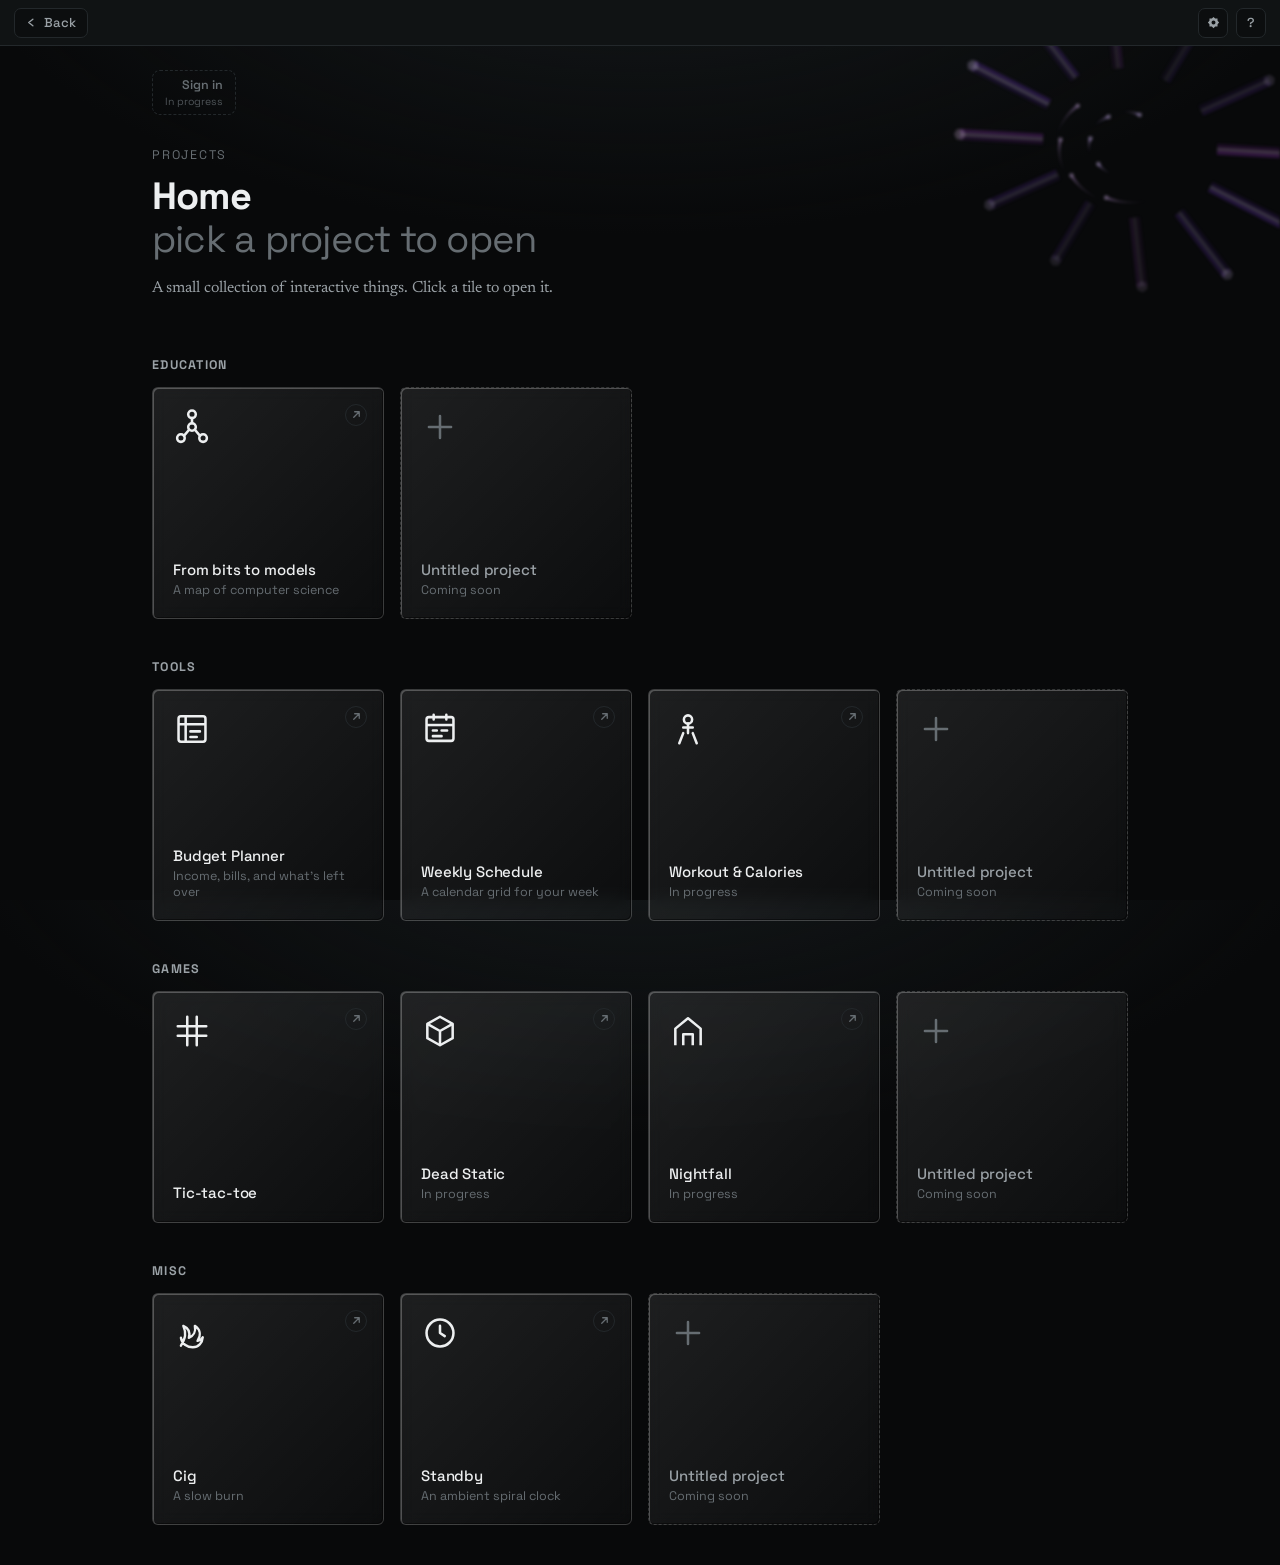
<file: index.html>
<!doctype html>
<html>
<head>
<script>try{var t=localStorage.getItem("site:theme");document.documentElement.dataset.theme=(t==="light")?"light":"dark"}catch(e){document.documentElement.dataset.theme="dark"}</script>
<meta charset="utf-8">
<meta name="viewport" content="width=device-width,initial-scale=1">
<title>Home</title>
<link rel="preconnect" href="https://fonts.googleapis.com">
<link rel="preconnect" href="https://fonts.gstatic.com" crossorigin>
<link href="https://fonts.googleapis.com/css2?family=Space+Grotesk:wght@400;500;700&family=Newsreader:ital,opsz,wght@0,6..72,300;0,6..72,400;1,6..72,300&display=swap" rel="stylesheet">
<link rel="stylesheet" href="assets/theme.css?v=6">
<link rel="stylesheet" href="assets/sitebar.css?v=6">
<link rel="stylesheet" href="style.css?v=22">
</head>
<body>
<canvas id="bg"></canvas>
<div class="bottom-mist" aria-hidden="true"></div>

<div class="page">

  <div class="topbar">
    <div id="authWidget" class="auth-widget"></div>

    <!-- Moved into the site bar's Settings panel on load; it is the one
         place settings live now, so this is only a holding pen. -->
    <div class="settings-fields" id="displayFields" hidden>
      <h3>Background</h3>

      <div class="settings-row">
        <label for="setHue">Theme color</label>
        <input type="range" id="setHue" min="0" max="359" step="1">
      </div>
      <label class="settings-check">
        <input type="checkbox" id="setRandomHue">
        Random color each visit
      </label>

      <div class="settings-div"></div>
      <p class="settings-label">Background components</p>

      <label class="settings-check"><input type="checkbox" id="setRods"> Spinning rod ring</label>
      <label class="settings-check"><input type="checkbox" id="setLights"> Flying lights</label>
      <label class="settings-check"><input type="checkbox" id="setFlakes"> Drifting flakes</label>
      <label class="settings-check"><input type="checkbox" id="setMist"> Bottom mist glow</label>

      <button type="button" class="ghost-btn" id="settingsReset">Reset to defaults</button>
    </div>
  </div>

  <header>
    <p class="eyebrow">Projects</p>
    <h1>Home<span>pick a project to open</span></h1>
    <p class="blurb">A small collection of interactive things. Click a tile to open it.</p>
  </header>

  <section class="category">
    <h2 class="category-title">Education</h2>
    <div class="grid">

      <a class="tile" href="from-bits-to-models/map.html">
        <div class="icon" aria-hidden="true">
          <svg viewBox="0 0 24 24" fill="none" xmlns="http://www.w3.org/2000/svg">
            <circle cx="5" cy="19" r="2.4" stroke="currentColor" stroke-width="1.6"/>
            <circle cx="12" cy="12" r="2.4" stroke="currentColor" stroke-width="1.6"/>
            <circle cx="19" cy="19" r="2.4" stroke="currentColor" stroke-width="1.6"/>
            <circle cx="12" cy="4" r="2.4" stroke="currentColor" stroke-width="1.6"/>
            <path d="M6.9 17.6 10.3 13.6M13.7 13.6 17.1 17.6M12 9.6V6.4" stroke="currentColor" stroke-width="1.6" stroke-linecap="round"/>
          </svg>
        </div>
        <div>
          <div class="label">From bits to models</div>
          <div class="sub">A map of computer science</div>
        </div>
        <span class="go" aria-hidden="true">
          <svg viewBox="0 0 12 12" fill="none" xmlns="http://www.w3.org/2000/svg">
            <path d="M3 9 9 3M4 3h5v5" stroke="currentColor" stroke-width="1.4" stroke-linecap="round" stroke-linejoin="round"/>
          </svg>
        </span>
      </a>

      <div class="tile placeholder" aria-disabled="true">
        <div class="icon" aria-hidden="true">
          <svg viewBox="0 0 24 24" fill="none" xmlns="http://www.w3.org/2000/svg">
            <path d="M12 5v14M5 12h14" stroke="currentColor" stroke-width="1.6" stroke-linecap="round"/>
          </svg>
        </div>
        <div>
          <div class="label">Untitled project</div>
          <div class="sub">Coming soon</div>
        </div>
      </div>

    </div>
  </section>

  <section class="category">
    <h2 class="category-title">Tools</h2>
    <div class="grid">

      <a class="tile" href="budget-planner/planner.html">
        <div class="icon" aria-hidden="true">
          <svg viewBox="0 0 24 24" fill="none" xmlns="http://www.w3.org/2000/svg">
            <rect x="3.5" y="4" width="17" height="16" rx="1.5" stroke="currentColor" stroke-width="1.6"/>
            <path d="M3.5 9h17M8 4v16" stroke="currentColor" stroke-width="1.6"/>
            <path d="M11 13.5h6M11 17h4" stroke="currentColor" stroke-width="1.6" stroke-linecap="round"/>
          </svg>
        </div>
        <div>
          <div class="label">Budget Planner</div>
          <div class="sub">Income, bills, and what's left over</div>
        </div>
        <span class="go" aria-hidden="true">
          <svg viewBox="0 0 12 12" fill="none" xmlns="http://www.w3.org/2000/svg">
            <path d="M3 9 9 3M4 3h5v5" stroke="currentColor" stroke-width="1.4" stroke-linecap="round" stroke-linejoin="round"/>
          </svg>
        </span>
      </a>

      <a class="tile" href="weekly-schedule/schedule.html">
        <div class="icon" aria-hidden="true">
          <svg viewBox="0 0 24 24" fill="none" xmlns="http://www.w3.org/2000/svg">
            <rect x="3.5" y="4.5" width="17" height="15" rx="1.5" stroke="currentColor" stroke-width="1.6"/>
            <path d="M3.5 9.5h17" stroke="currentColor" stroke-width="1.6"/>
            <path d="M8 3v3M16 3v3" stroke="currentColor" stroke-width="1.6" stroke-linecap="round"/>
            <path d="M7.5 13h2.5M13 13h3.5M7.5 16.5h5.5" stroke="currentColor" stroke-width="1.6" stroke-linecap="round"/>
          </svg>
        </div>
        <div>
          <div class="label">Weekly Schedule</div>
          <div class="sub">A calendar grid for your week</div>
        </div>
        <span class="go" aria-hidden="true">
          <svg viewBox="0 0 12 12" fill="none" xmlns="http://www.w3.org/2000/svg">
            <path d="M3 9 9 3M4 3h5v5" stroke="currentColor" stroke-width="1.4" stroke-linecap="round" stroke-linejoin="round"/>
          </svg>
        </span>
      </a>

      <a class="tile" href="workout-tracker/tracker.html">
        <div class="icon" aria-hidden="true">
          <svg viewBox="0 0 24 24" fill="none" xmlns="http://www.w3.org/2000/svg">
            <circle cx="12" cy="6" r="2.6" stroke="currentColor" stroke-width="1.6"/>
            <path d="M12 8.6v6M9 11h6" stroke="currentColor" stroke-width="1.6" stroke-linecap="round"/>
            <path d="M9 14.6 6.5 21M15 14.6 17.5 21" stroke="currentColor" stroke-width="1.6" stroke-linecap="round"/>
          </svg>
        </div>
        <div>
          <div class="label">Workout &amp; Calories</div>
          <div class="sub">In progress</div>
        </div>
        <span class="go" aria-hidden="true">
          <svg viewBox="0 0 12 12" fill="none" xmlns="http://www.w3.org/2000/svg">
            <path d="M3 9 9 3M4 3h5v5" stroke="currentColor" stroke-width="1.4" stroke-linecap="round" stroke-linejoin="round"/>
          </svg>
        </span>
      </a>

      <div class="tile placeholder" aria-disabled="true">
        <div class="icon" aria-hidden="true">
          <svg viewBox="0 0 24 24" fill="none" xmlns="http://www.w3.org/2000/svg">
            <path d="M12 5v14M5 12h14" stroke="currentColor" stroke-width="1.6" stroke-linecap="round"/>
          </svg>
        </div>
        <div>
          <div class="label">Untitled project</div>
          <div class="sub">Coming soon</div>
        </div>
      </div>

    </div>
  </section>

  <section class="category">
    <h2 class="category-title">Games</h2>
    <div class="grid">

      <a class="tile" href="tic-tac-toe/game.html">
        <div class="icon" aria-hidden="true">
          <svg viewBox="0 0 24 24" fill="none" xmlns="http://www.w3.org/2000/svg">
            <path d="M9 3v18M15 3v18M3 9h18M3 15h18" stroke="currentColor" stroke-width="1.6" stroke-linecap="round"/>
          </svg>
        </div>
        <div>
          <div class="label">Tic-tac-toe</div>
        </div>
        <span class="go" aria-hidden="true">
          <svg viewBox="0 0 12 12" fill="none" xmlns="http://www.w3.org/2000/svg">
            <path d="M3 9 9 3M4 3h5v5" stroke="currentColor" stroke-width="1.4" stroke-linecap="round" stroke-linejoin="round"/>
          </svg>
        </span>
      </a>

      <a class="tile" href="dead-static/game.html">
        <div class="icon" aria-hidden="true">
          <svg viewBox="0 0 24 24" fill="none" xmlns="http://www.w3.org/2000/svg">
            <path d="M12 3 20 7.5V16.5L12 21 4 16.5V7.5L12 3Z" stroke="currentColor" stroke-width="1.6" stroke-linejoin="round"/>
            <path d="M4 7.5 12 12M12 12 20 7.5M12 12V21" stroke="currentColor" stroke-width="1.6" stroke-linejoin="round"/>
          </svg>
        </div>
        <div>
          <div class="label">Dead Static</div>
          <div class="sub">In progress</div>
        </div>
        <span class="go" aria-hidden="true">
          <svg viewBox="0 0 12 12" fill="none" xmlns="http://www.w3.org/2000/svg">
            <path d="M3 9 9 3M4 3h5v5" stroke="currentColor" stroke-width="1.4" stroke-linecap="round" stroke-linejoin="round"/>
          </svg>
        </span>
      </a>

      <a class="tile" href="nightfall/siege.html">
        <div class="icon" aria-hidden="true">
          <svg viewBox="0 0 24 24" fill="none" xmlns="http://www.w3.org/2000/svg">
            <path d="M4 21V10.5L12 4l8 6.5V21" stroke="currentColor" stroke-width="1.6" stroke-linejoin="round"/>
            <path d="M9 21v-7h6v7" stroke="currentColor" stroke-width="1.6" stroke-linejoin="round"/>
          </svg>
        </div>
        <div>
          <div class="label">Nightfall</div>
          <div class="sub">In progress</div>
        </div>
        <span class="go" aria-hidden="true">
          <svg viewBox="0 0 12 12" fill="none" xmlns="http://www.w3.org/2000/svg">
            <path d="M3 9 9 3M4 3h5v5" stroke="currentColor" stroke-width="1.4" stroke-linecap="round" stroke-linejoin="round"/>
          </svg>
        </span>
      </a>

      <div class="tile placeholder" aria-disabled="true">
        <div class="icon" aria-hidden="true">
          <svg viewBox="0 0 24 24" fill="none" xmlns="http://www.w3.org/2000/svg">
            <path d="M12 5v14M5 12h14" stroke="currentColor" stroke-width="1.6" stroke-linecap="round"/>
          </svg>
        </div>
        <div>
          <div class="label">Untitled project</div>
          <div class="sub">Coming soon</div>
        </div>
      </div>

    </div>
  </section>

  <section class="category">
    <h2 class="category-title">Misc</h2>
    <div class="grid">

      <a class="tile" href="keep-awake/screen.html">
        <div class="icon" aria-hidden="true">
          <svg viewBox="0 0 24 24" fill="none" xmlns="http://www.w3.org/2000/svg">
            <path d="M5 20c3-5 3.5-8 1.5-12.5C10 9 11 11.5 10 15c3-1 4.5-4 3.8-7.5C17 9.5 18 13 15.5 17c1.5-.3 2.7-1.2 3.3-2.3-.2 3.6-2.8 6.3-6.3 6.3-3.7 0-7-2.3-7.5-6" stroke="currentColor" stroke-width="1.5" stroke-linejoin="round" stroke-linecap="round"/>
          </svg>
        </div>
        <div>
          <div class="label">Cig</div>
          <div class="sub">A slow burn</div>
        </div>
        <span class="go" aria-hidden="true">
          <svg viewBox="0 0 12 12" fill="none" xmlns="http://www.w3.org/2000/svg">
            <path d="M3 9 9 3M4 3h5v5" stroke="currentColor" stroke-width="1.4" stroke-linecap="round" stroke-linejoin="round"/>
          </svg>
        </span>
      </a>

      <a class="tile" href="ps2-clock/clock.html">
        <div class="icon" aria-hidden="true">
          <svg viewBox="0 0 24 24" fill="none" xmlns="http://www.w3.org/2000/svg">
            <circle cx="12" cy="12" r="8.5" stroke="currentColor" stroke-width="1.6"/>
            <path d="M12 7.5V12l3 2" stroke="currentColor" stroke-width="1.6" stroke-linecap="round" stroke-linejoin="round"/>
          </svg>
        </div>
        <div>
          <div class="label">Standby</div>
          <div class="sub">An ambient spiral clock</div>
        </div>
        <span class="go" aria-hidden="true">
          <svg viewBox="0 0 12 12" fill="none" xmlns="http://www.w3.org/2000/svg">
            <path d="M3 9 9 3M4 3h5v5" stroke="currentColor" stroke-width="1.4" stroke-linecap="round" stroke-linejoin="round"/>
          </svg>
        </span>
      </a>

      <div class="tile placeholder" aria-disabled="true">
        <div class="icon" aria-hidden="true">
          <svg viewBox="0 0 24 24" fill="none" xmlns="http://www.w3.org/2000/svg">
            <path d="M12 5v14M5 12h14" stroke="currentColor" stroke-width="1.6" stroke-linecap="round"/>
          </svg>
        </div>
        <div>
          <div class="label">Untitled project</div>
          <div class="sub">Coming soon</div>
        </div>
      </div>

    </div>
  </section>

</div>

<script src="assets/spiral-bg.js?v=8"></script>
<script type="module">
  import { initAuthWidget } from "./assets/auth-widget.js?v=2";
  initAuthWidget(document.getElementById("authWidget"));
</script>
<script>
  // ---------------------------------------------------------------
  // display settings -- stored client-side only (localStorage), no
  // account or server involved. Controls which ambient background
  // pieces render and whether their color theme is random each visit
  // or pinned to a chosen hue.
  // ---------------------------------------------------------------
  const SETTINGS_KEY = "note-display-settings:v1";
  const DEFAULT_SETTINGS = { hue: null, rods: true, lights: true, flakes: false, mist: false };

  function loadSettings() {
    try {
      const raw = localStorage.getItem(SETTINGS_KEY);
      if (!raw) return { ...DEFAULT_SETTINGS };
      const parsed = JSON.parse(raw);
      return { ...DEFAULT_SETTINGS, ...parsed };
    } catch (e) {
      return { ...DEFAULT_SETTINGS };
    }
  }
  function saveSettings(s) {
    try { localStorage.setItem(SETTINGS_KEY, JSON.stringify(s)); } catch (e) { /* private browsing etc -- just won't persist */ }
  }

  let settings = loadSettings();
  let spiral = null;
  const mistEl = document.querySelector(".bottom-mist");

  // (re)builds the whole ambient effect from the current settings --
  // spiral-bg.js's returned handle has its own stop(), so swapping
  // settings live just tears down the old instance and starts a fresh
  // one, no page reload needed
  function applyEffects() {
    if (spiral) spiral.stop();
    spiral = initSpiralBackground(document.getElementById("bg"), {
      intensity: 0.32,
      radiusScale: 0.1,
      centerX: 0.88,
      centerY: 0.16,
      barCount: settings.rods ? 12 : 0,
      cubeCount: settings.flakes ? 10 : 0,
      particleCount: settings.lights ? null : 0,
      fps: 24,
      hue: settings.hue,
    });
    document.documentElement.style.setProperty("--mist-hue", spiral.hue);
    mistEl.classList.toggle("is-hidden", !settings.mist);
  }

  function updateSetting(patch) {
    settings = { ...settings, ...patch };
    saveSettings(settings);
    applyEffects();
    syncControls();
  }

  const hueInput = document.getElementById("setHue");
  const randomHueInput = document.getElementById("setRandomHue");
  const rodsInput = document.getElementById("setRods");
  const lightsInput = document.getElementById("setLights");
  const flakesInput = document.getElementById("setFlakes");
  const mistInput = document.getElementById("setMist");

  function syncControls() {
    const isRandom = settings.hue === null;
    randomHueInput.checked = isRandom;
    hueInput.disabled = isRandom;
    hueInput.value = isRandom ? spiral.hue : settings.hue;
    rodsInput.checked = settings.rods;
    lightsInput.checked = settings.lights;
    flakesInput.checked = settings.flakes;
    mistInput.checked = settings.mist;
  }

  applyEffects();
  syncControls();

  hueInput.addEventListener("input", () => updateSetting({ hue: Number(hueInput.value) }));
  randomHueInput.addEventListener("change", () => {
    updateSetting({ hue: randomHueInput.checked ? null : spiral.hue });
  });
  rodsInput.addEventListener("change", () => updateSetting({ rods: rodsInput.checked }));
  lightsInput.addEventListener("change", () => updateSetting({ lights: lightsInput.checked }));
  flakesInput.addEventListener("change", () => updateSetting({ flakes: flakesInput.checked }));
  mistInput.addEventListener("change", () => updateSetting({ mist: mistInput.checked }));

  document.getElementById("settingsReset").addEventListener("click", () => {
    settings = { ...DEFAULT_SETTINGS };
    saveSettings(settings);
    applyEffects();
    syncControls();
  });

  // ---------------------------------------------------------------
  // settings panel open/close
  // ---------------------------------------------------------------
  // The controls are authored in the page but presented inside the site bar's
  // Settings panel, so there is a single gear on every page.
  window.addEventListener("sitebarready", function moveIntoSiteBar(){
    const fields = document.getElementById("displayFields");
    const slot = window.SiteBar && window.SiteBar.settingsExtra();
    if (!fields || !slot) return;
    fields.hidden = false;
    slot.appendChild(fields);
  });
</script>
<script src="assets/sitebar.js?v=7" data-root="" data-where=""></script>
</body>
</html>
</file>
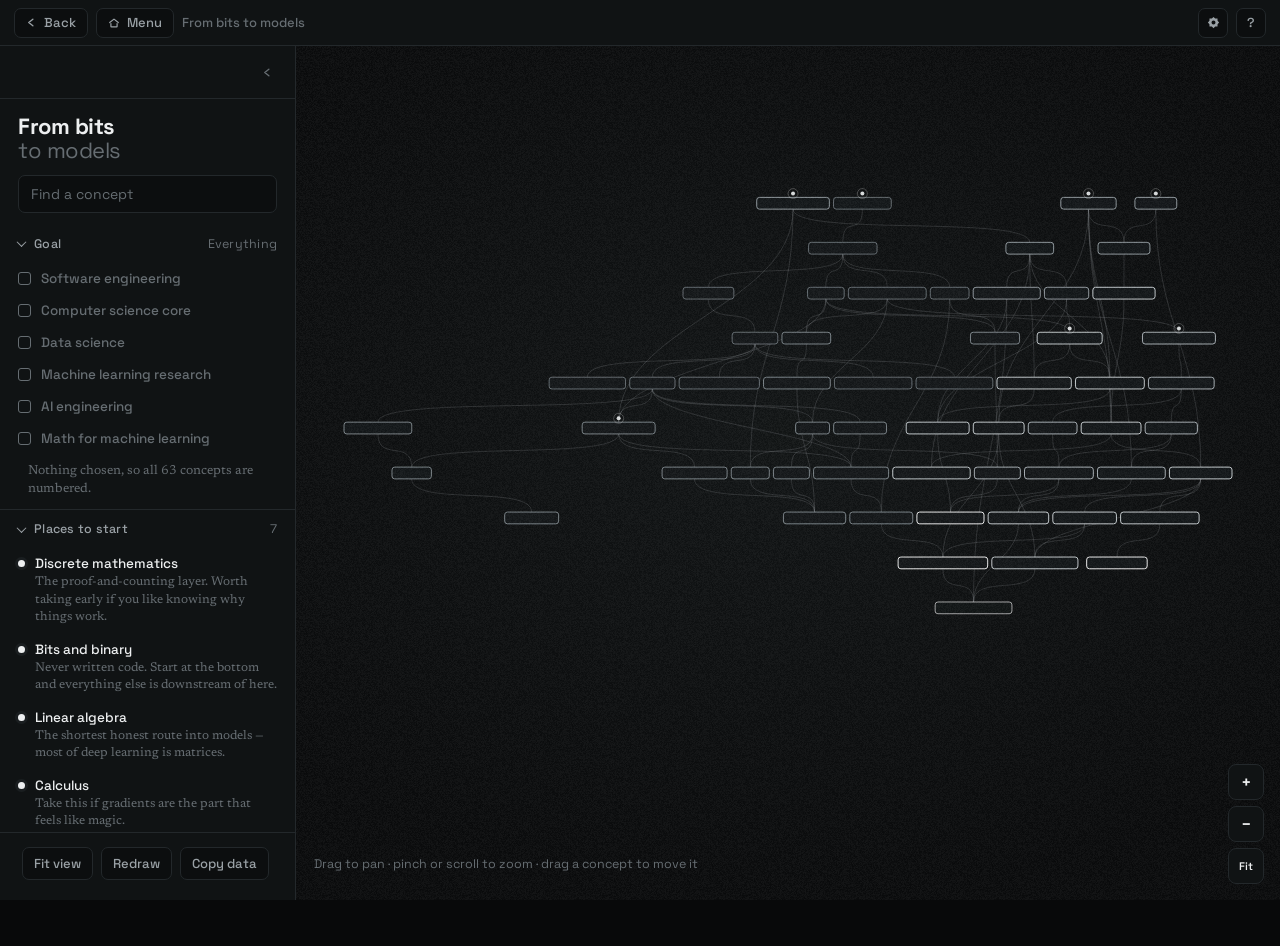
<file: from-bits-to-models/map.html>
<!doctype html>
<html>
<head>
<script>try{var t=localStorage.getItem("site:theme");document.documentElement.dataset.theme=(t==="light")?"light":"dark"}catch(e){document.documentElement.dataset.theme="dark"}</script>
<meta charset="utf-8">
<meta name="viewport" content="width=device-width,initial-scale=1">
<title>From bits to models — a map of computer science</title>
<link rel="preconnect" href="https://fonts.googleapis.com">
<link rel="preconnect" href="https://fonts.gstatic.com" crossorigin>
<link href="https://fonts.googleapis.com/css2?family=Space+Grotesk:wght@400;500;700&family=Newsreader:ital,opsz,wght@0,6..72,300;0,6..72,400;1,6..72,300&display=swap" rel="stylesheet">
<link rel="stylesheet" href="../assets/theme.css?v=6">
<link rel="stylesheet" href="../assets/sitebar.css?v=6">
<link rel="stylesheet" href="style.css?v=7">
</head>
<body class="app-shell">
<div class="shell">

  <aside class="rail" id="rail">
    <div class="rail-topbar">
      <button class="browse-toggle" id="browseToggle" aria-expanded="false">
        Search &amp; filter
        <svg viewBox="0 0 12 12" width="9" height="9" fill="none" xmlns="http://www.w3.org/2000/svg" aria-hidden="true">
          <path d="M2.5 4.5 6 8l3.5-3.5" stroke="currentColor" stroke-width="1.4" stroke-linecap="round" stroke-linejoin="round"/>
        </svg>
      </button>
      <button class="rail-collapse" id="railCollapse" aria-label="Hide the panel" title="Hide the panel">
        <svg viewBox="0 0 12 12" width="11" height="11" fill="none" xmlns="http://www.w3.org/2000/svg" aria-hidden="true">
          <path d="M7.5 2.5 3 6l4.5 3.5" stroke="currentColor" stroke-width="1.5" stroke-linecap="round" stroke-linejoin="round"/>
        </svg>
      </button>
    </div>
    <div class="rail-body" id="railBody">
      <div class="rail-head">
        <h1 class="wordmark">From bits<span>to models</span></h1>
      </div>
      <div class="search-wrap">
        <input id="search" class="search" type="search" placeholder="Find a concept" aria-label="Find a concept">
      </div>

      <div class="rail-scroll" id="railScroll">
        <section class="sec" id="secGoals">
          <button class="sec-head" data-sec="goals" aria-expanded="true">
            <span class="sec-chev" aria-hidden="true"></span>
            <span class="sec-name">Goal</span>
            <span class="sec-meta" id="goalsMeta"></span>
          </button>
          <div class="sec-body"><div class="goals" id="goals"></div></div>
        </section>

        <section class="sec" id="secStarts">
          <button class="sec-head" data-sec="starts" aria-expanded="true">
            <span class="sec-chev" aria-hidden="true"></span>
            <span class="sec-name">Places to start</span>
            <span class="sec-meta" id="startsMeta"></span>
          </button>
          <div class="sec-body"><div class="starts" id="starts"></div></div>
        </section>

        <section class="sec" id="secLines">
          <button class="sec-head" data-sec="lines" aria-expanded="true">
            <span class="sec-chev" aria-hidden="true"></span>
            <span class="sec-name">Categories</span>
            <span class="sec-meta" id="linesMeta"></span>
          </button>
          <div class="sec-body">
            <div class="lines" id="lines"></div>
            <p class="legend-note">Colour is the border on a concept&rsquo;s pill, and nothing else.
              Every line between two concepts means the same thing — the one it
              points at needs the one it leaves — so every line is drawn alike.</p>
          </div>
        </section>

        <section class="sec" id="secLayout">
          <button class="sec-head" data-sec="layout" aria-expanded="true">
            <span class="sec-chev" aria-hidden="true"></span>
            <span class="sec-name">Layout</span>
            <span class="sec-meta" id="layoutMeta"></span>
          </button>
          <div class="sec-body">
            <div class="layouts" id="layouts"></div>
          </div>
        </section>
      </div>

      <div class="rail-foot">
        <button class="ghost" id="fit">Fit view</button>
        <button class="ghost" id="relayout">Redraw</button>
        <button class="ghost" id="copy">Copy data</button>
      </div>
    </div>
    <div class="rail-grip" id="railGrip" role="separator" aria-orientation="vertical"
         aria-label="Resize the panel" tabindex="0" title="Drag to resize · double-click to reset"></div>
  </aside>

  <button class="rail-reopen" id="railReopen" aria-label="Show the panel" title="Show the panel" hidden>
    <svg viewBox="0 0 12 12" width="12" height="12" fill="none" xmlns="http://www.w3.org/2000/svg" aria-hidden="true">
      <path d="M4.5 2.5 9 6l-4.5 3.5" stroke="currentColor" stroke-width="1.5" stroke-linecap="round" stroke-linejoin="round"/>
    </svg>
  </button>

  <main class="map">
    <canvas id="c" aria-label="Map of computer science concepts and their prerequisites"></canvas>
    <div class="grain" id="grain" aria-hidden="true"></div>
    <p class="hint">Drag to pan · pinch or scroll to zoom · drag a concept to move it</p>
    <div class="map-controls">
      <button class="map-ctrl" id="zoomIn" aria-label="Zoom in">+</button>
      <button class="map-ctrl" id="zoomOut" aria-label="Zoom out">&minus;</button>
      <button class="map-ctrl map-ctrl--fit" id="zoomFit" aria-label="Fit to view">Fit</button>
    </div>
  </main>

  <aside class="drawer" id="drawer" aria-live="polite"></aside>
</div>

<div class="reader" id="reader" role="dialog" aria-modal="true" aria-label="Booklet" hidden>
  <nav class="toc" id="toc"></nav>
  <div class="read-body" id="readBody"></div>
  <button class="read-close" id="readClose" aria-label="Close booklet">Close</button>
</div>

<div class="sr" id="fallback"></div>

<!-- Data, in dependency order -->
<script src="js/data-tracks.js?v=7"></script>
<script src="js/data-nodes.js?v=8"></script>
<script src="js/data-details.js?v=8"></script>
<script src="js/data-booklets-core.js?v=8"></script>
<script src="js/data-booklets-foundations.js?v=8"></script>
<script src="js/data-booklets-dsa.js?v=8"></script>
<script src="js/data-booklets-math.js?v=8"></script>
<script src="js/data-booklets-systems.js?v=8"></script>
<script src="js/data-booklets-ml.js?v=8"></script>
<script src="js/data-booklets-ai.js?v=8"></script>
<script src="js/data-problems.js?v=8"></script>
<script src="js/data-edges.js?v=8"></script>

<!-- Application logic -->
<script src="js/graph.js?v=3"></script>
<script src="js/layout.js?v=6"></script>
<script src="js/render.js?v=7"></script>
<script src="js/interaction.js?v=7"></script>
<script src="../assets/sitebar.js?v=7" data-root="../" data-where="From bits to models"></script>
</body>
</html>
</file>
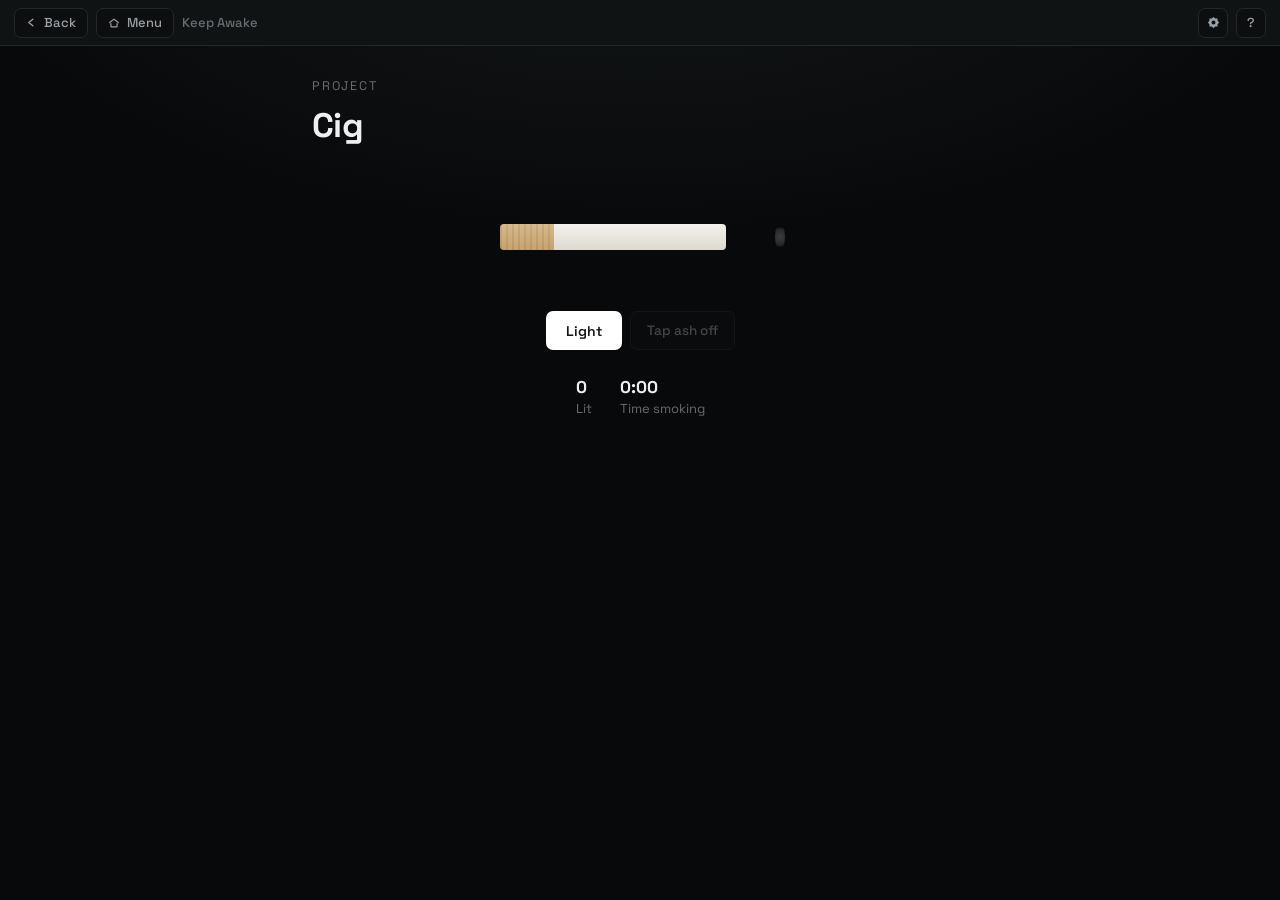
<file: keep-awake/screen.html>
<!doctype html>
<html>
<head>
<script>try{var t=localStorage.getItem("site:theme");document.documentElement.dataset.theme=(t==="light")?"light":"dark"}catch(e){document.documentElement.dataset.theme="dark"}</script>
<meta charset="utf-8">
<meta name="viewport" content="width=device-width,initial-scale=1">
<title>Cig</title>
<link rel="preconnect" href="https://fonts.googleapis.com">
<link rel="preconnect" href="https://fonts.gstatic.com" crossorigin>
<link href="https://fonts.googleapis.com/css2?family=Space+Grotesk:wght@400;500;700&family=Newsreader:ital,opsz,wght@0,6..72,300;0,6..72,400;1,6..72,300&display=swap" rel="stylesheet">
<link rel="stylesheet" href="../assets/theme.css?v=6">
<link rel="stylesheet" href="../assets/sitebar.css?v=6">
<link rel="stylesheet" href="style.css?v=2">
</head>
<body>
<div class="page">

  <p class="eyebrow">Project</p>
  <h1>Cig</h1>

  <div class="app">
    <div class="cig-stage" id="cigStage">
      <div class="cig" id="cig">
        <div class="cig-filter"></div>
        <div class="cig-paper" id="cigPaper"></div>
        <div class="ash-clump" id="ashClump" style="width:0"></div>
        <div class="ember out" id="ember"></div>
        <div class="smoke" id="smoke1"></div>
        <div class="smoke s2" id="smoke2"></div>
        <div class="smoke s3" id="smoke3"></div>
      </div>
    </div>

    <div class="controls">
      <button class="primary-btn" id="toggleBtn">Light</button>
      <button class="ghost-btn" id="tapBtn" disabled>Tap ash off</button>
    </div>

    <div class="stats">
      <div><b id="statCount">0</b><span>Lit</span></div>
      <div><b id="statTime">0:00</b><span>Time smoking</span></div>
    </div>

    <p class="note" id="supportNote"></p>
  </div>

</div>

<script>
  const BASE = 600;          // 10 minutes, in seconds
  const VARIANCE = 90;       // +/- up to 90s, so roughly 8:30-11:30
  const ASH_CYCLE_MIN = 16;  // seconds of burn before ash *could* fall
  const ASH_CYCLE_MAX = 34;
  const FILTER_W = 54;       // px, fixed - the butt never burns or shrinks
  const PAPER_FULL = 226;    // px, full unburnt paper length
  const MAX_ASH_W = 20;      // px, how far the ash clump grows before falling

  const cigEl       = document.getElementById("cig");
  const paperEl     = document.getElementById("cigPaper");
  const ashClumpEl  = document.getElementById("ashClump");
  const emberEl     = document.getElementById("ember");
  const toggleBtn   = document.getElementById("toggleBtn");
  const tapBtn      = document.getElementById("tapBtn");
  const statCount   = document.getElementById("statCount");
  const statTime    = document.getElementById("statTime");
  const supportNote = document.getElementById("supportNote");
  const smokeEls    = [document.getElementById("smoke1"), document.getElementById("smoke2"), document.getElementById("smoke3")];

  let wakeLock = null;
  let active = false;
  let duration = 0;
  let remaining = 0;
  let cigCount = 0;
  let awakeSeconds = 0;
  let tickHandle = null;

  let ashProgress = 0;
  let ashCycleLen = randomAshCycle();

  function randomAshCycle() {
    return ASH_CYCLE_MIN + Math.random() * (ASH_CYCLE_MAX - ASH_CYCLE_MIN);
  }

  function randomDuration() {
    const offset = Math.round((Math.random() * 2 - 1) * VARIANCE);
    return BASE + offset;
  }

  function formatElapsed(s) {
    const h = Math.floor(s / 3600);
    const m = Math.floor((s % 3600) / 60);
    const sec = s % 60;
    if (h > 0) return h + ":" + String(m).padStart(2, "0") + ":" + String(sec).padStart(2, "0");
    return m + ":" + String(sec).padStart(2, "0");
  }

  function renderCigarette() {
    const progress = duration ? Math.min(1, Math.max(0, 1 - remaining / duration)) : 0;
    const paperWidth = PAPER_FULL * (1 - progress);
    paperEl.style.width = paperWidth + "px";

    // the tip: where the paper currently ends and the burning happens.
    // the filter side (FILTER_W) never moves and never burns.
    const tipLeft = FILTER_W + paperWidth;
    emberEl.style.left = tipLeft + "px";

    const ashWidth = Math.min(MAX_ASH_W, MAX_ASH_W * ashProgress);
    ashClumpEl.style.left = tipLeft + "px";
    ashClumpEl.style.width = ashWidth + "px";

    smokeEls.forEach(el => { el.style.left = tipLeft + "px"; });
  }

  function renderStats() {
    statCount.textContent = cigCount;
    statTime.textContent = formatElapsed(awakeSeconds);
  }

  async function requestWakeLock() {
    if (!("wakeLock" in navigator)) return;
    try {
      wakeLock = await navigator.wakeLock.request("screen");
      wakeLock.addEventListener("release", () => { wakeLock = null; });
    } catch (err) {
      // e.g. tab not visible yet - harmless, we retry on visibilitychange
    }
  }

  function releaseWakeLock() {
    if (wakeLock) { wakeLock.release(); wakeLock = null; }
  }

  function spawnAshParticles(atLeft) {
    for (let i = 0; i < 4; i++) {
      const bit = document.createElement("div");
      bit.className = "ash-bit";
      bit.style.left = (atLeft + (Math.random() * 8 - 4)) + "px";
      bit.style.setProperty("--dx", (Math.random() * 26 - 13) + "px");
      bit.style.animationDelay = (Math.random() * 90) + "ms";
      cigEl.appendChild(bit);
      bit.addEventListener("animationend", () => bit.remove());
      setTimeout(() => bit.remove(), 1000); // safety net if animationend doesn't fire
    }
  }

  function shakeCig() {
    cigEl.classList.remove("shake");
    void cigEl.offsetWidth; // restart the animation even if it's already mid-shake
    cigEl.classList.add("shake");
    setTimeout(() => cigEl.classList.remove("shake"), 450);
  }

  function tapAsh() {
    if (!active) return;
    const atLeft = parseFloat(ashClumpEl.style.left || "0") + parseFloat(ashClumpEl.style.width || "0") / 2;
    spawnAshParticles(atLeft);
    shakeCig();
    ashProgress = 0;
    ashCycleLen = randomAshCycle();
    renderCigarette();
  }

  function lightNew() {
    duration = randomDuration();
    remaining = duration;
    cigCount++;
    ashProgress = 0;
    ashCycleLen = randomAshCycle();
    emberEl.classList.remove("out");
    renderCigarette();
    renderStats();
  }

  function tick() {
    if (!active) return;
    remaining--;
    awakeSeconds++;
    ashProgress += 1 / ashCycleLen;

    if (remaining <= 0) {
      lightNew();
    } else {
      if (ashProgress >= 1) tapAsh();
      renderCigarette();
    }
    renderStats();
  }

  function start() {
    active = true;
    requestWakeLock();
    lightNew();
    tickHandle = setInterval(tick, 1000);
    toggleBtn.textContent = "Put it out";
    tapBtn.disabled = false;
    smokeEls.forEach(el => el.style.display = "block");
  }

  function stop() {
    active = false;
    clearInterval(tickHandle);
    releaseWakeLock();
    emberEl.classList.add("out");
    toggleBtn.textContent = "Light";
    tapBtn.disabled = true;
    smokeEls.forEach(el => el.style.display = "none");
  }

  toggleBtn.addEventListener("click", () => {
    if (active) stop(); else start();
  });

  tapBtn.addEventListener("click", tapAsh);

  document.addEventListener("visibilitychange", () => {
    if (document.visibilityState === "visible" && active && !wakeLock) {
      requestWakeLock();
    }
  });

  if (!("wakeLock" in navigator)) {
    supportNote.textContent = "Your browser doesn't support the Wake Lock API, so this will animate but may not actually stop your screen from sleeping.";
  }

  smokeEls.forEach(el => el.style.display = "none");
  renderCigarette();

  // the cigarette graphic is laid out in fixed pixels (filter + full paper
  // length), which is wider than very narrow phone screens. Scale the
  // whole stage down to fit instead of letting it overflow the page.
  const cigStage = document.getElementById("cigStage");
  const NATURAL_W = 40 + FILTER_W + PAPER_FULL; // stage's own left padding + the cig itself
  function fitCigStage() {
    const available = cigStage.parentElement.clientWidth;
    const scale = Math.min(1, available / NATURAL_W);
    cigStage.style.transform = scale < 1 ? `scale(${scale.toFixed(3)})` : "";
    cigStage.style.height = (96 * scale) + "px";
  }
  fitCigStage();
  window.addEventListener("resize", fitCigStage);
</script>
<script src="../assets/sitebar.js?v=7" data-root="../" data-where="Keep Awake"></script>
</body>
</html>
</file>
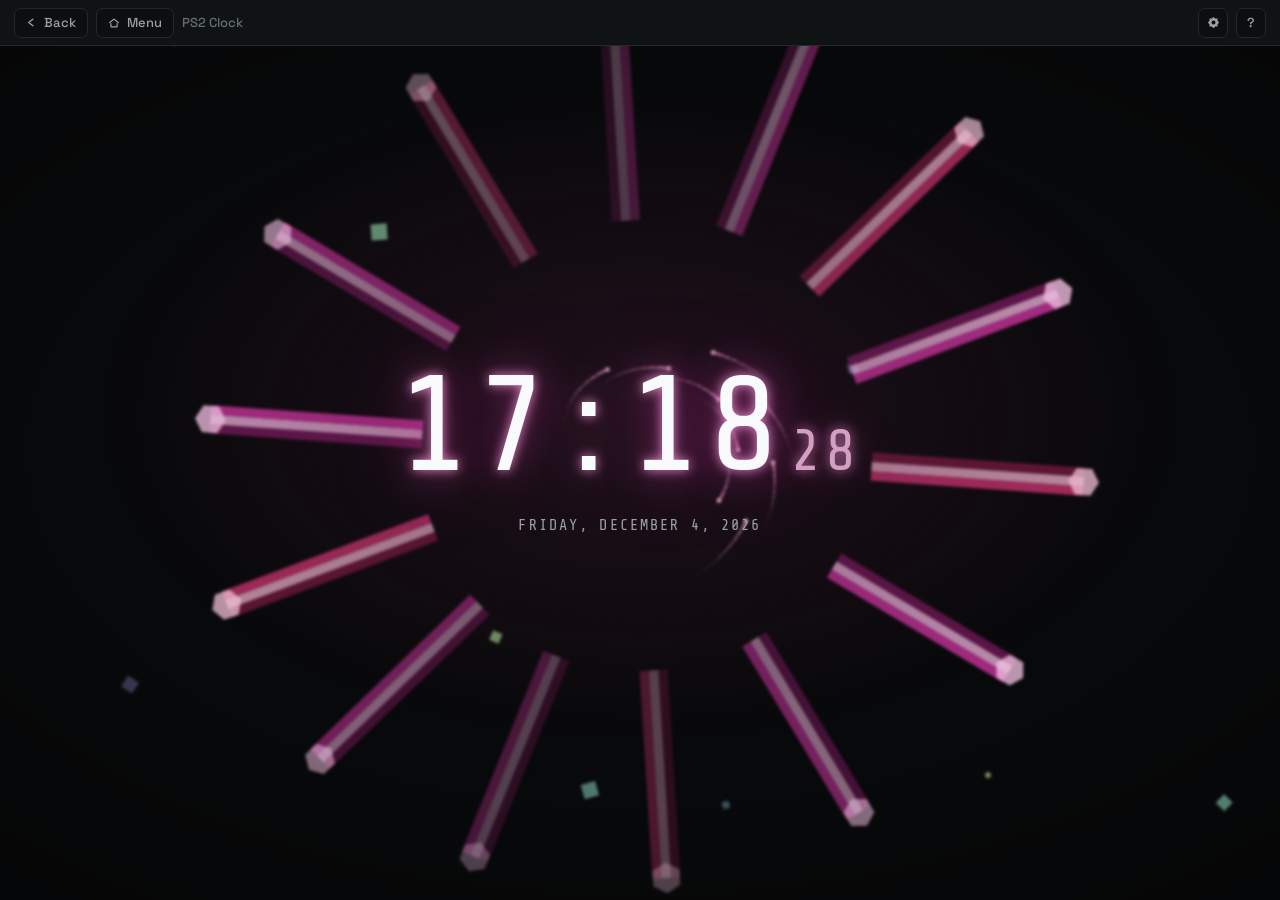
<file: ps2-clock/clock.html>
<!doctype html>
<html>
<head>
<script>try{var t=localStorage.getItem("site:theme");document.documentElement.dataset.theme=(t==="light")?"light":"dark"}catch(e){document.documentElement.dataset.theme="dark"}</script>
<meta charset="utf-8">
<meta name="viewport" content="width=device-width,initial-scale=1">
<title>Standby</title>
<link rel="preconnect" href="https://fonts.googleapis.com">
<link rel="preconnect" href="https://fonts.gstatic.com" crossorigin>
<link href="https://fonts.googleapis.com/css2?family=Space+Grotesk:wght@400;500;700&family=Share+Tech+Mono&display=swap" rel="stylesheet">
<link rel="stylesheet" href="../assets/theme.css?v=6">
<link rel="stylesheet" href="../assets/sitebar.css?v=6">
<link rel="stylesheet" href="style.css?v=2">
</head>
<body>

<div class="stage">
  <canvas id="bg"></canvas>
  <div class="vignette"></div>
</div>

<div class="clockface">
  <div class="time" id="time" aria-live="off">
    <span id="hm">00:00</span><span class="sec" id="sec">00</span>
  </div>
  <p class="date" id="date"></p>
</div>


<script src="../assets/spiral-bg.js?v=8"></script>
<script>
  const spiral = initSpiralBackground(document.getElementById("bg"), {
    intensity: 1,
    radiusScale: 0.26,
    barCount: 14,
    cubeCount: 12,
    fps: 30,
  });
  // tint the vignette and the clock's own glow to match this load's random theme
  document.documentElement.style.setProperty("--theme-h", spiral.hue);

  const hmEl = document.getElementById("hm");
  const secEl = document.getElementById("sec");
  const dateEl = document.getElementById("date");
  const dateFormat = new Intl.DateTimeFormat(undefined, {
    weekday: "long",
    year: "numeric",
    month: "long",
    day: "numeric",
  });

  function pad(n) { return String(n).padStart(2, "0"); }

  function tick() {
    const now = new Date();
    hmEl.textContent = pad(now.getHours()) + ":" + pad(now.getMinutes());
    secEl.textContent = pad(now.getSeconds());
    dateEl.textContent = dateFormat.format(now);
  }
  tick();
  setInterval(tick, 250);
</script>
<script src="../assets/sitebar.js?v=7" data-root="../" data-where="PS2 Clock"></script>
</body>
</html>
</file>
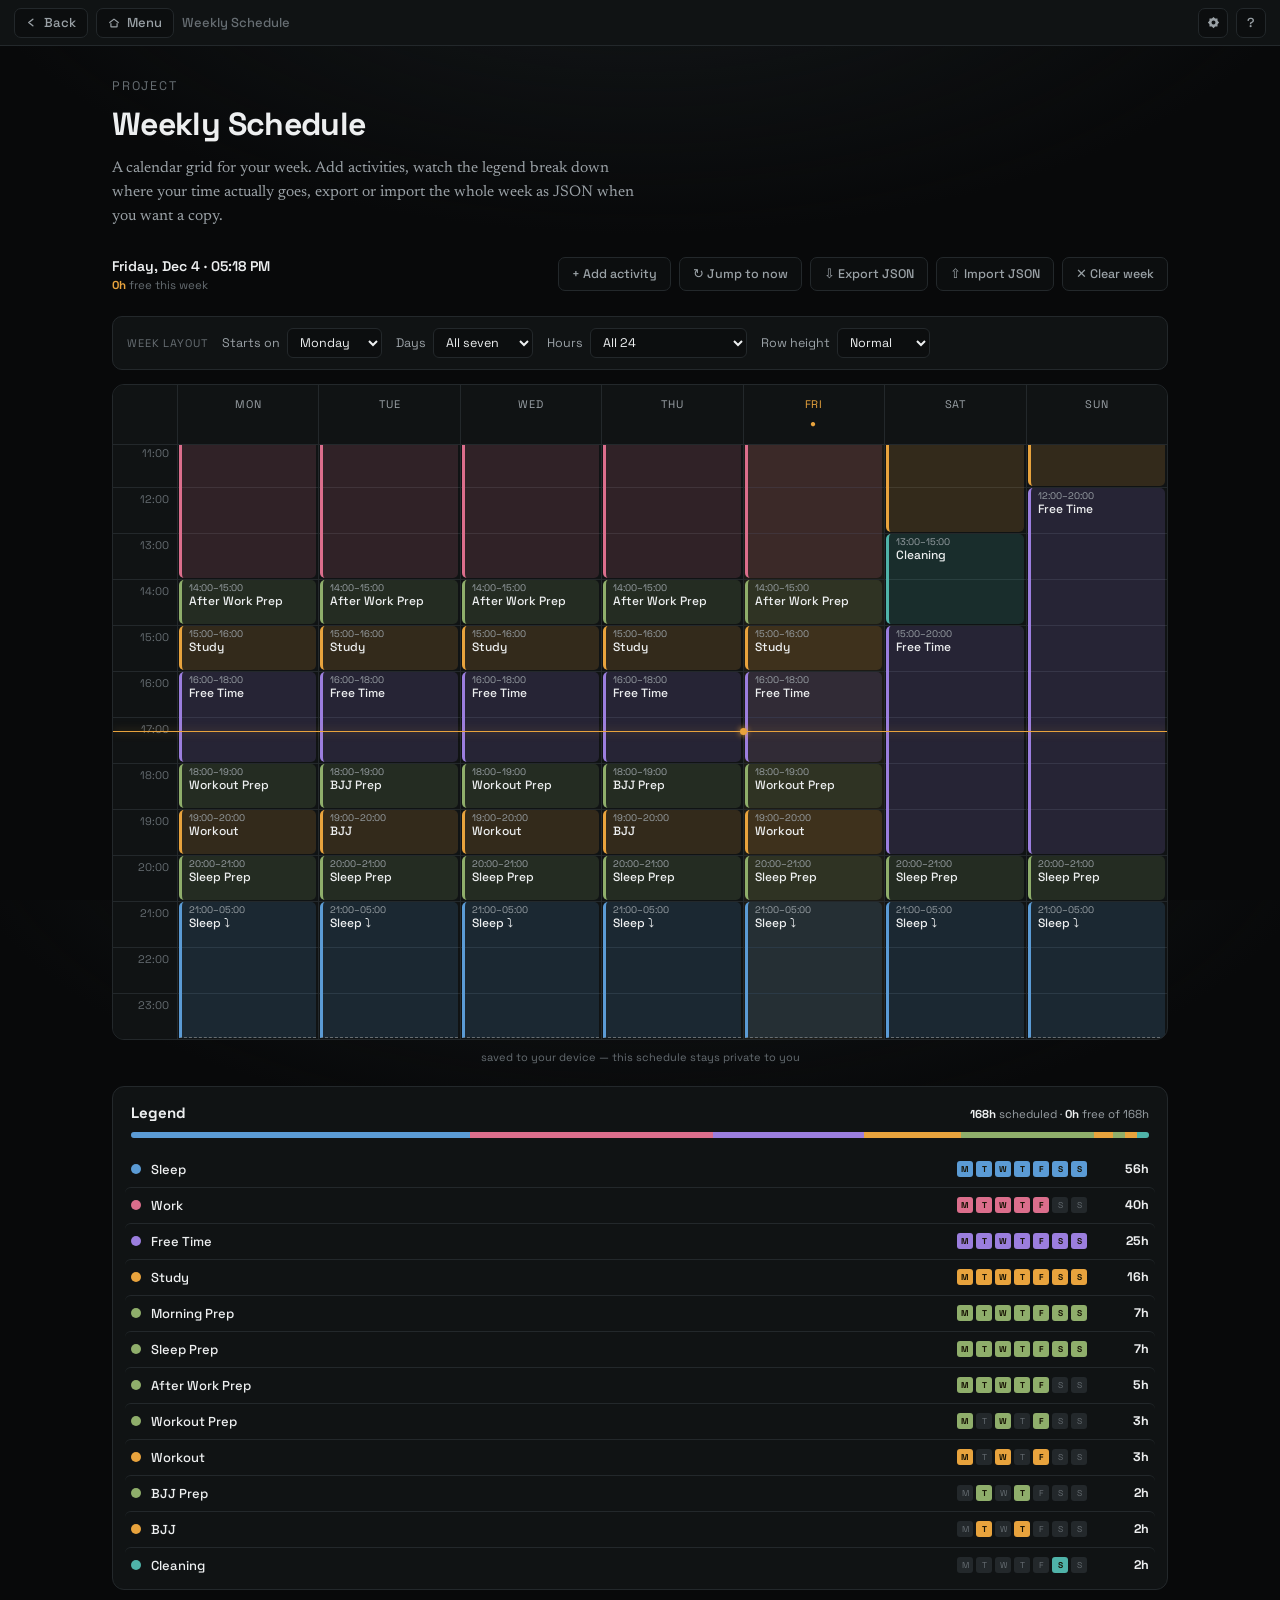
<file: weekly-schedule/schedule.html>
<!DOCTYPE html>
<html lang="en">
<head>
<script>try{var t=localStorage.getItem("site:theme");document.documentElement.dataset.theme=(t==="light")?"light":"dark"}catch(e){document.documentElement.dataset.theme="dark"}</script>
<meta charset="UTF-8">
<meta name="viewport" content="width=device-width,initial-scale=1">
<title>Weekly Schedule</title>
<link rel="preconnect" href="https://fonts.googleapis.com">
<link rel="preconnect" href="https://fonts.gstatic.com" crossorigin>
<link href="https://fonts.googleapis.com/css2?family=Space+Grotesk:wght@400;500;700&family=Newsreader:ital,opsz,wght@0,6..72,300;0,6..72,400;1,6..72,300&display=swap" rel="stylesheet">
<link rel="stylesheet" href="../assets/theme.css?v=6">
<link rel="stylesheet" href="../assets/sitebar.css?v=6">
<style>
:root{
  /* the shared palette lives in assets/theme.css -- only what is this
     page's own belongs here */
  --good:#4fd17d;
  --bad:#e2584f;

  /* amber marks today. It used to be called --accent, which collided with
     the theme's own --accent and tinted the site bar's controls on this
     page alone. */
  --sched-accent:#e8a33d;
  --today-tint:rgba(232,163,61,0.055);
  --c-teal:#4fb3a9;
  --c-sky:#5b9bd5;
  --c-violet:#9b7ede;
  --c-rose:#db6e8c;
  --c-sage:#8fae6b;
  --c-amber:#e8a33d;
}
*{box-sizing:border-box;}
html,body{height:100%}
body{
  margin:0;
  background:
    radial-gradient(ellipse 90% 60% at 50% -10%, var(--body-tint) 0%, transparent 60%),
    var(--ground-deep);
  color:var(--ink);
  font-family:"Space Grotesk",system-ui,sans-serif;
  -webkit-font-smoothing:antialiased;
  min-height:100dvh;
}
:focus-visible{ outline:2px solid var(--focus); outline-offset:2px; }
/* thin dark scrollbars everywhere on the page, not just the grid's own
   body-rows -- the default light-on-dark browser scrollbar stood out */
*{ scrollbar-width:thin; scrollbar-color:var(--line) transparent; }
*::-webkit-scrollbar{ width:9px; height:9px; }
*::-webkit-scrollbar-track{ background:transparent; }
*::-webkit-scrollbar-thumb{ background:var(--line); border-radius:5px; }
*::-webkit-scrollbar-thumb:hover{ background:var(--ink-dim); }

.page{
  max-width:1120px;
  margin:0 auto;
  padding:32px 32px 64px;
}


.eyebrow{
  margin:0 0 12px;
  font-size:12.5px;
  letter-spacing:.14em;
  text-transform:uppercase;
  color:var(--ink-dim);
}
h1{
  margin:0;
  font-size:32px;
  line-height:1.15;
  font-weight:700;
  letter-spacing:-0.02em;
  color:var(--ink);
}
.blurb{
  margin:14px 0 0;
  max-width:60ch;
  font-family:"Newsreader",Georgia,serif;
  font-size:15.5px;
  line-height:1.55;
  color:var(--ink-mid);
}

.layoutbar{
  display:flex;
  flex-wrap:wrap;
  align-items:center;
  gap:14px;
  margin:0 0 14px;
  padding:11px 14px;
  background:var(--panel);
  border:1px solid var(--line);
  border-radius:10px;
}
.layoutbar-title{
  font-family:"Space Grotesk",sans-serif;
  font-size:11px;
  letter-spacing:.08em;
  text-transform:uppercase;
  color:var(--ink-dim);
}
.layoutbar label{
  display:inline-flex;
  align-items:center;
  gap:7px;
  font-family:"Space Grotesk",sans-serif;
  font-size:12.5px;
  color:var(--ink-mid);
}
.layoutbar select{
  padding:5px 8px;
  background:var(--ground);
  border:1px solid var(--line);
  border-radius:6px;
  color:var(--ink);
  font:400 12.5px "Space Grotesk",sans-serif;
}
.layoutbar select:focus-visible{outline:2px solid var(--focus);outline-offset:1px}

.toolbar{
  display:flex;
  align-items:flex-start;
  justify-content:space-between;
  margin:28px 0 24px;
  flex-wrap:wrap;
  gap:12px;
}
.toolbar-stats .clock{
  font-size:14px;
  font-weight:600;
  color:var(--ink);
}
.toolbar-stats .quickstat{
  font-size:11.5px;
  color:var(--ink-dim);
  margin-top:3px;
}
.toolbar-stats .quickstat b{ color:var(--sched-accent); font-weight:700; }
.toolbar .actions{
  display:flex;
  gap:8px;
  flex-wrap:wrap;
}
.ghost-btn{
  font-family:"Space Grotesk",sans-serif;
  font-size:12.5px;
  font-weight:500;
  color:var(--ink-mid);
  background:var(--ground);
  border:1px solid var(--line);
  border-radius:7px;
  padding:8px 13px;
  cursor:pointer;
  transition:border-color .15s ease, color .15s ease, background .15s ease;
}
.ghost-btn:hover{ color:var(--ink); border-color:var(--ink-dim); }
.ghost-btn.danger:hover{ color:var(--bad); border-color:var(--bad); }
.ghost-btn.danger.confirming{ color:var(--bad); background:rgba(226,88,79,.12); border-color:var(--bad); }
/* anchors need an explicit inline-block + no underline since .ghost-btn
   was written assuming <button> elements */
a.ghost-btn{ display:inline-block; text-decoration:none; }

.scroll-outer{
  overflow-x:auto;
  border:1px solid var(--line);
  border-radius:12px;
  background:var(--panel);
}
.gridwrap{
  position:relative;
  min-width:860px;
}
.header-row{
  display:grid;
  grid-template-columns:64px repeat(var(--cols,7),1fr);
  position:sticky;
  top:0;
  z-index:3;
  background:var(--panel);
  border-bottom:1px solid var(--line);
}
.header-cell{
  font-family:"Space Grotesk",sans-serif;
  font-size:11px;
  letter-spacing:0.08em;
  color:var(--ink-mid);
  padding:12px 8px;
  text-align:center;
  border-left:1px solid var(--line);
}
.header-cell:first-child{ border-left:none; }
.header-cell .dnum{
  display:block;
  font-size:15px;
  color:var(--ink);
  margin-top:2px;
  font-weight:700;
}
.header-cell.today{ color:var(--sched-accent); }
.header-cell.today .dnum{ color:var(--sched-accent); }

.body-rows{
  position:relative;
  max-height:66vh;
  overflow-y:auto;
}
.rows-inner{
  position:relative;
}
.row{
  display:grid;
  grid-template-columns:64px repeat(var(--cols,7),1fr);
  height:var(--rowh,46px);
  border-top:1px solid var(--line);
}
.row:first-child{ border-top:none; }
.time-cell{
  font-family:"Space Grotesk",sans-serif;
  font-size:11px;
  color:var(--ink-dim);
  padding:4px 8px 0 0;
  text-align:right;
  position:sticky;
  left:0;
  background:var(--panel);
  z-index:2;
}
.slot{
  border-left:1px solid var(--line);
  position:relative;
  cursor:pointer;
}
.slot:hover{ background:var(--panel-hi); }
.slot.today-col{ background:var(--today-tint); }
.slot.today-col:hover{ background:rgba(232,163,61,0.09); }

.overlay{
  position:absolute;
  top:0; left:0; right:0; bottom:0;
  pointer-events:none;
  z-index:1;
}
.block{
  position:absolute;
  pointer-events:auto;
  cursor:pointer;
  border-radius:5px;
  padding:3px 7px;
  overflow:hidden;
  border-left:3px solid var(--ink-mid);
  background:var(--panel-hi);
  transition:filter .12s ease, transform .12s ease, box-shadow .12s ease;
  animation:block-in .18s ease both;
}
.block:hover{ filter:brightness(1.2); transform:translateY(-1px); box-shadow:0 4px 10px rgba(0,0,0,.35); }
@keyframes block-in{ from{ opacity:0; transform:scale(.97); } to{ opacity:1; transform:scale(1); } }
@media (prefers-reduced-motion:reduce){ .block{ animation:none; } }
.block.cut-bottom{
  border-bottom-left-radius:0;
  border-bottom-right-radius:0;
  border-bottom:1px dashed var(--ink-dim);
}
.block.cut-top{
  border-top-left-radius:0;
  border-top-right-radius:0;
  border-top:1px dashed var(--ink-dim);
}
.block .block-time{
  display:block;
  font-family:"Space Grotesk",sans-serif;
  font-size:9.5px;
  color:var(--ink-mid);
  line-height:1.2;
}
/* a 30-minute block is only ~20px tall, but a name like "Physical
   Therapy Appointment" wraps to three lines and used to get sliced
   mid-word. --lines is set per block from the height that's actually
   available (see drawBlock), so the name ends in an ellipsis on a clean
   line instead; the full text is on the block's title tooltip and in
   the edit dialog. */
.block .block-text{
  display:-webkit-box;
  -webkit-line-clamp:var(--lines, 3);
  line-clamp:var(--lines, 3);
  -webkit-box-orient:vertical;
  overflow:hidden;
  font-size:12px;
  font-weight:500;
  color:var(--ink);
  line-height:1.25;
  overflow-wrap:anywhere;
}
/* 15-minute blocks can't fit a 12px line at all -- shrink rather than clip */
.block.is-tiny{padding:1px 6px}
.block.is-tiny .block-text{font-size:10px;line-height:1.1}

.nowline{
  position:absolute;
  left:0; right:0;
  height:0;
  border-top:1.5px solid var(--sched-accent);
  z-index:2;
  pointer-events:none;
  box-shadow:0 0 8px rgba(232,163,61,0.6);
}
.nowline::before{
  content:'';
  position:absolute;
  left:calc(64px + (100% - 64px) * var(--dayfrac,0) / 7 - 3px);
  top:-3.5px;
  width:7px;height:7px;
  border-radius:50%;
  background:var(--sched-accent);
  box-shadow:0 0 6px var(--sched-accent);
}

.status{
  font-family:"Space Grotesk",sans-serif;
  font-size:11px;
  color:var(--ink-dim);
  margin-top:10px;
  text-align:center;
}

/* modal -- a quick fade + rise on open instead of an instant snap.
   display stays flex the whole time (display can't be transitioned) and
   opacity/visibility do the actual showing/hiding, with the visibility
   change delayed on close so it isn't interactive while fading out */
/* align-items:flex-start + margin:auto on .modal keeps the dialog
   centred when it fits and lets it overflow downward when it doesn't;
   with align-items:center a modal taller than the viewport gets cut off
   at BOTH ends and the Save button becomes unreachable, which is exactly
   what happens at 400% zoom (a ~256px-tall viewport) */
.backdrop{
  position:fixed; inset:0;
  background:rgba(8,9,13,0.6);
  z-index:30;
  display:flex;
  align-items:flex-start;
  justify-content:center;
  overflow-y:auto;
  overscroll-behavior:contain;
  padding:16px;
  opacity:0;
  visibility:hidden;
  transition:opacity .15s ease, visibility 0s linear .15s;
}
.backdrop.open{
  opacity:1;
  visibility:visible;
  transition:opacity .15s ease;
}
.modal{
  width:100%;
  max-width:380px;
  margin:auto; /* see .backdrop -- centres when it fits, scrolls when it doesn't */
  background:var(--panel-hi);
  border:1px solid var(--line);
  border-radius:12px;
  padding:20px;
  box-shadow:0 20px 50px rgba(0,0,0,0.5);
  transform:translateY(10px) scale(.98);
  transition:transform .15s ease;
}
.backdrop.open .modal{ transform:translateY(0) scale(1); }
@media (prefers-reduced-motion:reduce){
  .backdrop, .modal{ transition:none; }
}
.modal h2{
  font-family:"Space Grotesk",sans-serif;
  font-size:15px;
  font-weight:700;
  margin:0 0 16px;
  color:var(--ink);
}
.field{ margin-bottom:14px; }
.field label{
  display:block;
  font-size:11px;
  color:var(--ink-mid);
  margin-bottom:6px;
  font-family:"Space Grotesk",sans-serif;
  letter-spacing:0.02em;
}
.field input[type=text]{
  width:100%;
  background:var(--ground);
  border:1px solid var(--line);
  border-radius:6px;
  color:var(--ink);
  font-family:"Space Grotesk",sans-serif;
  font-size:13.5px;
  padding:9px 10px;
  outline:none;
}
.field input[type=text]:focus{ border-color:var(--sched-accent); }
.day-chips{
  display:flex;
  gap:5px;
}
.chip{
  flex:1;
  text-align:center;
  font-family:"Space Grotesk",sans-serif;
  font-size:10.5px;
  padding:7px 0;
  border-radius:5px;
  border:1px solid var(--line);
  background:var(--ground);
  color:var(--ink-mid);
  cursor:pointer;
  user-select:none;
}
.chip.selected{
  background:rgba(232,163,61,0.15);
  border-color:var(--sched-accent);
  color:var(--sched-accent);
  font-weight:700;
}
.time-row{
  display:flex;
  gap:10px;
  align-items:center;
}
.time-row .field{ flex:1; margin-bottom:0; }
.time-row input[type=time]{
  width:100%;
  background:var(--ground);
  border:1px solid var(--line);
  border-radius:6px;
  color:var(--ink);
  font-family:"Space Grotesk",sans-serif;
  font-size:13px;
  padding:8px 9px;
  outline:none;
  color-scheme:dark;
}
.time-row input[type=time]:focus{ border-color:var(--sched-accent); }
.time-arrow{ color:var(--ink-dim); font-size:13px; margin-top:18px; }
.swatches{
  display:flex;
  gap:8px;
}
.swatch{
  width:22px;height:22px;
  border-radius:50%;
  cursor:pointer;
  border:2px solid transparent;
  opacity:0.5;
}
.swatch.selected{ opacity:1; border-color:var(--ink); transform:scale(1.08); }
.hint{
  font-size:11.5px;
  color:var(--bad);
  margin-top:8px;
  min-height:14px;
}
.modal-actions{
  display:flex;
  justify-content:space-between;
  align-items:center;
  margin-top:6px;
}
.modal-actions .left button{
  background:none; border:none;
  color:var(--ink-mid);
  font-size:12px;
  cursor:pointer;
  font-family:"Space Grotesk",sans-serif;
}
.modal-actions .left button:hover{ color:var(--bad); }
.modal-actions .right{ display:flex; gap:8px; }

.io-textarea{
  width:100%;
  min-height:220px;
  background:var(--ground);
  border:1px solid var(--line);
  border-radius:6px;
  color:var(--ink);
  font-family:"Space Grotesk",sans-serif;
  font-size:11.5px;
  line-height:1.5;
  padding:10px;
  resize:vertical;
  outline:none;
}
.io-textarea:focus{ border-color:var(--sched-accent); }
.io-toggle{
  display:flex;
  gap:8px;
  margin-top:12px;
}
.io-toggle .opt{
  flex:1;
  text-align:center;
  padding:7px 0;
  border-radius:6px;
  border:1px solid var(--line);
  background:var(--ground);
  color:var(--ink-mid);
  font-size:11.5px;
  cursor:pointer;
  font-family:"Space Grotesk",sans-serif;
}
.io-toggle .opt.selected{
  border-color:var(--sched-accent);
  color:var(--sched-accent);
  background:rgba(232,163,61,0.12);
  font-weight:600;
}
.io-hint{
  font-size:11.5px;
  color:var(--ink-mid);
  margin-top:10px;
  min-height:14px;
}

.legend{
  margin-top:22px;
  border:1px solid var(--line);
  border-radius:12px;
  background:var(--panel);
  padding:16px 18px 6px;
  overflow:hidden;
}
.legend-header{
  display:flex;
  align-items:baseline;
  justify-content:space-between;
  flex-wrap:wrap;
  gap:8px;
  margin-bottom:10px;
}
.legend-header h2{
  font-family:"Space Grotesk",sans-serif;
  font-size:15px;
  font-weight:700;
  color:var(--ink);
  margin:0;
}
.legend-summary{
  font-family:"Space Grotesk",sans-serif;
  font-size:11.5px;
  color:var(--ink-mid);
}
.legend-summary b{ color:var(--ink); font-weight:700; }
.legend-bar{
  height:6px;
  border-radius:4px;
  background:var(--line);
  overflow:hidden;
  display:flex;
  margin-bottom:14px;
}
.legend-bar-seg{ height:100%; }
.legend-list{
  display:flex;
  flex-direction:column;
}
.legend-row{
  display:flex;
  align-items:center;
  gap:10px;
  padding:9px 6px;
  margin:0 -6px;
  border-radius:6px;
  border-top:1px solid var(--line);
  transition:background .12s ease;
}
.legend-row:hover{ background:var(--panel-hi); }
.legend-row:first-child{ border-top:none; }
.legend-dot{
  width:10px; height:10px;
  border-radius:50%;
  flex-shrink:0;
}
.legend-name{
  font-size:13px;
  font-weight:500;
  color:var(--ink);
  flex:1;
  min-width:0;
  overflow:hidden;
  text-overflow:ellipsis;
  white-space:nowrap;
}
.legend-days{
  display:flex;
  gap:3px;
  flex-shrink:0;
}
.legend-days span{
  width:16px; height:16px;
  border-radius:3px;
  font-family:"Space Grotesk",sans-serif;
  font-size:8.5px;
  display:flex;
  align-items:center;
  justify-content:center;
  color:var(--ink-dim);
  background:var(--line);
}
.legend-days span.active{
  color:#171304;
  font-weight:700;
}
.legend-hours{
  font-family:"Space Grotesk",sans-serif;
  font-size:12.5px;
  font-weight:700;
  color:var(--ink);
  width:52px;
  text-align:right;
  flex-shrink:0;
}
.legend-empty{
  font-size:12.5px;
  color:var(--ink-dim);
  padding:10px 0 16px;
  text-align:center;
}
</style>
</head>
<body>
<div class="page">

  <p class="eyebrow">Project</p>
  <h1>Weekly Schedule</h1>
  <p class="blurb">A calendar grid for your week. Add activities, watch the legend break down where your time actually goes, export or import the whole week as JSON when you want a copy.</p>

  <div class="toolbar">
    <div class="toolbar-stats">
      <div class="clock" id="clock"></div>
      <div class="quickstat" id="quickstat"></div>
    </div>
    <div class="actions">
      <button class="ghost-btn" id="addActivity">+ Add activity</button>
      <button class="ghost-btn" id="jumpNow">&#8635; Jump to now</button>
      <button class="ghost-btn" id="exportBtn">&#8681; Export JSON</button>
      <button class="ghost-btn" id="importBtn">&#8679; Import JSON</button>
      <button class="ghost-btn danger" id="clearWeek">&#10005; Clear week</button>
    </div>
  </div>

  <div class="layoutbar" id="layoutBar">
    <span class="layoutbar-title">Week layout</span>
    <label>Starts on
      <select id="optWeekStart">
        <option value="0">Monday</option>
        <option value="6">Sunday</option>
        <option value="5">Saturday</option>
      </select>
    </label>
    <label>Days
      <select id="optDays">
        <option value="all">All seven</option>
        <option value="weekdays">Weekdays</option>
        <option value="weekend">Weekend</option>
      </select>
    </label>
    <label>Hours
      <select id="optHours">
        <option value="all">All 24</option>
        <option value="day">Daytime, 6am&ndash;11pm</option>
        <option value="work">Working, 8am&ndash;6pm</option>
      </select>
    </label>
    <label>Row height
      <select id="optDensity">
        <option value="compact">Compact</option>
        <option value="normal">Normal</option>
        <option value="tall">Tall</option>
      </select>
    </label>
  </div>

  <div class="scroll-outer">
    <div class="gridwrap" id="gridwrap">
      <div class="header-row" id="headerRow"></div>
      <div class="body-rows" id="bodyRows">
        <div class="rows-inner" id="rowsInner">
          <div class="overlay" id="overlay"></div>
          <div class="nowline" id="nowline"></div>
        </div>
      </div>
    </div>
  </div>
  <div class="status" id="status">loading&hellip;</div>

  <div class="legend" id="legendPanel">
    <div class="legend-header">
      <h2>Legend</h2>
      <div class="legend-summary" id="legendSummary"></div>
    </div>
    <div class="legend-bar" id="legendBar"></div>
    <div class="legend-list" id="legendList"></div>
  </div>
</div>

<div class="backdrop" id="backdrop">
  <div class="modal">
    <h2 id="modalTitle">Add Activity</h2>
    <div class="field">
      <label>Activity</label>
      <input type="text" id="fText" maxlength="60" placeholder="e.g. Gym, Study, Standup">
    </div>
    <div class="field">
      <label>Days</label>
      <div class="day-chips" id="dayChips"></div>
    </div>
    <div class="field">
      <div class="time-row">
        <div class="field">
          <label>Start</label>
          <input type="time" id="fStart" step="900">
        </div>
        <div class="time-arrow">&rarr;</div>
        <div class="field">
          <label>End</label>
          <input type="time" id="fEnd" step="900">
        </div>
      </div>
    </div>
    <div class="field">
      <label>Color</label>
      <div class="swatches" id="swatches"></div>
    </div>
    <div class="hint" id="hint"></div>
    <div class="modal-actions">
      <div class="left"><button id="fDelete" style="display:none;">Delete activity</button></div>
      <div class="right">
        <button class="ghost-btn" id="fCancel">Cancel</button>
        <button class="ghost-btn" id="fSave">Save</button>
      </div>
    </div>
  </div>
</div>

<div class="backdrop" id="ioBackdrop">
  <div class="modal" style="max-width:480px;">
    <h2 id="ioTitle">Export Schedule</h2>
    <textarea class="io-textarea" id="ioTextarea" spellcheck="false" placeholder='[
  { "text": "Sleep", "days": ["mon","tue","wed","thu","fri"], "start": "21:00", "end": "05:00", "color": "violet" },
  { "text": "Gym", "days": ["mon","wed","fri"], "start": "06:30", "end": "07:30", "color": "sage" }
]'></textarea>
    <div class="io-toggle" id="ioToggle" style="display:none;">
      <div class="opt selected" data-mode="add">Add to current schedule</div>
      <div class="opt" data-mode="replace">Replace current schedule</div>
    </div>
    <div class="io-hint" id="ioHint"></div>
    <div class="modal-actions">
      <div class="left"></div>
      <div class="right" id="ioActionsExport" style="display:none;">
        <button class="ghost-btn" id="ioCopy">Copy JSON</button>
        <button class="ghost-btn" id="ioDownload">Download .json</button>
        <button class="ghost-btn" id="ioCloseExport">Done</button>
      </div>
      <div class="right" id="ioActionsImport" style="display:none;">
        <button class="ghost-btn" id="ioCancelImport">Cancel</button>
        <button class="ghost-btn" id="ioLoad">Load JSON</button>
      </div>
    </div>
  </div>
</div>

<script>
const DAYS = ['MON','TUE','WED','THU','FRI','SAT','SUN'];
const TAGS = {
  teal:'#4fb3a9', sky:'#5b9bd5', violet:'#9b7ede',
  rose:'#db6e8c', sage:'#8fae6b', amber:'#e8a33d'
};
const STORE_KEY = 'weekly-schedule-v2';
const LAYOUT_KEY = 'weekly-schedule:layout:v1';

/* How the week is laid out. Activities are always stored against canonical
   Monday=0..Sunday=6 days and real clock times; this only decides what is
   drawn and where, so changing it never edits anyone's week. */
const DENSITY = { compact:34, normal:46, tall:66 };
const HOUR_WINDOWS = { all:[0,24], day:[6,23], work:[8,18] };

let layout = { weekStart:0, days:'all', hours:'all', density:'normal' };
try {
  const saved = JSON.parse(localStorage.getItem(LAYOUT_KEY) || 'null');
  if (saved && typeof saved === 'object') layout = Object.assign(layout, saved);
} catch(e){ /* corrupt or blocked storage just means defaults */ }

let ROW_H = DENSITY[layout.density] || 46;
let PX_PER_MIN = ROW_H / 60;
let visibleDays = [0,1,2,3,4,5,6];   // canonical indices, in display order
let hourFrom = 0, hourTo = 24;

function applyLayout(){
  ROW_H = DENSITY[layout.density] || 46;
  PX_PER_MIN = ROW_H / 60;
  const win = HOUR_WINDOWS[layout.hours] || HOUR_WINDOWS.all;
  hourFrom = win[0]; hourTo = win[1];

  // rotate so the chosen day leads, then drop the days not wanted
  const start = Number(layout.weekStart) || 0;
  const rotated = [];
  for (let i = 0; i < 7; i++) rotated.push((start + i) % 7);
  const keep = layout.days === 'weekdays' ? d => d <= 4
             : layout.days === 'weekend'  ? d => d >= 5
             : () => true;
  visibleDays = rotated.filter(keep);
  if (!visibleDays.length) visibleDays = rotated;   // never show an empty grid

  const root = document.documentElement;
  root.style.setProperty('--cols', String(visibleDays.length));
  root.style.setProperty('--rowh', ROW_H + 'px');
}

// where a canonical day sits on screen, or -1 when it is not shown
function dayColumn(d){ return visibleDays.indexOf(d); }

function saveLayout(){
  try { localStorage.setItem(LAYOUT_KEY, JSON.stringify(layout)); } catch(e){}
}

let activities = []; // {id, text, color, days:[0..6], start:'HH:MM', end:'HH:MM'}
let columnMetrics = [];
let saveTimer = null;
let editingId = null;

function todayIdx(){ const d = new Date().getDay(); return d===0 ? 6 : d-1; }
function pad(n){ return String(n).padStart(2,'0'); }
function timeToMinutes(t){ const [h,m] = t.split(':').map(Number); return h*60+m; }
function uid(){ return 'a' + Date.now().toString(36) + Math.random().toString(36).slice(2,6); }

// ---------- grid skeleton ----------
function buildHeader(){
  const el = document.getElementById('headerRow');
  el.innerHTML = '<div class="header-cell"></div>';
  const t = todayIdx();
  visibleDays.forEach(d=>{
    const div = document.createElement('div');
    div.className = 'header-cell' + (d===t ? ' today' : '');
    div.innerHTML = DAYS[d] + '<span class="dnum">' + (d===t ? '•' : '') + '</span>';
    el.appendChild(div);
  });
}

function buildRows(){
  const inner = document.getElementById('rowsInner');
  inner.querySelectorAll('.row').forEach(r=>r.remove());
  const t = todayIdx();
  for(let h=hourFrom; h<hourTo; h++){
    const row = document.createElement('div');
    row.className = 'row';
    const tc = document.createElement('div');
    tc.className = 'time-cell';
    tc.textContent = pad(h) + ':00';
    row.appendChild(tc);
    visibleDays.forEach(d=>{
      const slot = document.createElement('div');
      slot.className = 'slot' + (d===t ? ' today-col' : '');
      slot.dataset.day = d;
      slot.dataset.hour = h;
      slot.addEventListener('click', ()=> openModal({ day:d, hour:h }));
      row.appendChild(slot);
    });
    inner.insertBefore(row, document.getElementById('overlay'));
  }
}

function measureColumns(){
  const cells = document.querySelectorAll('#headerRow .header-cell');
  const gridRect = document.getElementById('gridwrap').getBoundingClientRect();
  const cols = [];
  cells.forEach(c=>{
    const r = c.getBoundingClientRect();
    cols.push({ left: r.left - gridRect.left, width: r.width });
  });
  columnMetrics = cols;
}

// ---------- rendering activity blocks ----------
function drawBlock(overlay, day, startMin, endMin, act, opts){
  const ci = dayColumn(day);
  if(ci < 0) return;                       // that day is not on screen
  const col = columnMetrics[ci + 1];
  if(!col) return;

  // clip to the visible hour window, and drop what falls entirely outside
  const winStart = hourFrom * 60, winEnd = hourTo * 60;
  const s0 = Math.max(startMin, winStart);
  const e0 = Math.min(endMin, winEnd);
  if(e0 <= s0) return;
  startMin = s0; endMin = e0;

  const top = (startMin - winStart) * PX_PER_MIN;
  const height = Math.max(16, (endMin - startMin) * PX_PER_MIN - 2);
  const block = document.createElement('div');
  block.className = 'block' + (opts.cutBottom ? ' cut-bottom' : '') + (opts.cutTop ? ' cut-top' : '');
  block.style.left = (col.left + 2) + 'px';
  block.style.width = (col.width - 4) + 'px';
  block.style.top = (top + 1) + 'px';
  block.style.height = height + 'px';
  const hex = TAGS[act.color];
  if(hex){
    block.style.borderLeftColor = hex;
    block.style.background = hexToRgba(hex, 0.16);
  }
  const showTime = height >= 30;
  const tiny = height < 22;
  if(tiny) block.classList.add('is-tiny');
  // how many lines of the name actually fit, so the text can be clamped
  // to that instead of overflowing and being cut through the middle
  const lineH = tiny ? 11 : 15;
  const avail = height - (tiny ? 2 : 6) - (showTime ? 12 : 0);
  block.style.setProperty('--lines', String(Math.max(1, Math.floor(avail / lineH))));
  const label = (opts.prefix || '') + escapeHtml(act.text) + (opts.suffix || '');
  block.innerHTML =
    (showTime ? '<span class="block-time">' + act.start + '–' + act.end + '</span>' : '') +
    '<span class="block-text">' + label + '</span>';
  block.title = act.text + ' (' + act.start + '–' + act.end + (opts.cutBottom ? ', continues past midnight' : opts.cutTop ? ', continued from previous day' : '') + ')';
  block.addEventListener('click', (e)=>{ e.stopPropagation(); openModal({ activity: act }); });
  overlay.appendChild(block);
}

function renderActivities(){
  const overlay = document.getElementById('overlay');
  overlay.innerHTML = '';
  if(!columnMetrics.length) measureColumns();

  activities.forEach(act=>{
    const startMin = timeToMinutes(act.start);
    const endMin = timeToMinutes(act.end);
    if(endMin === startMin) return;
    const overnight = endMin < startMin;

    act.days.forEach(d=>{
      if(!overnight){
        drawBlock(overlay, d, startMin, endMin, act, {});
      } else {
        drawBlock(overlay, d, startMin, 1440, act, { cutBottom:true, suffix:' ⤵' });
        const d2 = (d + 1) % 7;
        drawBlock(overlay, d2, 0, endMin, act, { cutTop:true, prefix:'⤴ ' });
      }
    });
  });

  renderLegend();
}

const DAY_LETTERS = ['M','T','W','T','F','S','S'];

function activityWeeklyMinutes(act){
  const startMin = timeToMinutes(act.start);
  const endMin = timeToMinutes(act.end);
  if(endMin === startMin) return 0;
  const perDay = endMin > startMin ? (endMin - startMin) : ((1440 - startMin) + endMin);
  return perDay * act.days.length;
}

function renderLegend(){
  const list = document.getElementById('legendList');
  const bar = document.getElementById('legendBar');
  const summary = document.getElementById('legendSummary');
  list.innerHTML = '';
  bar.innerHTML = '';

  if(activities.length === 0){
    list.innerHTML = '<div class="legend-empty">No activities yet — add one to see it here.</div>';
    summary.innerHTML = '<b>0h</b> scheduled of 168h this week';
    document.getElementById('quickstat').textContent = 'Nothing scheduled yet';
    return;
  }

  // merge entries that share the same name (case-insensitive)
  const merged = new Map();
  activities.forEach(act=>{
    const key = act.text.trim().toLowerCase();
    if(!merged.has(key)){
      merged.set(key, { text: act.text.trim(), color: act.color, minutes: 0, days: new Set() });
    }
    const m = merged.get(key);
    if(!m.color && act.color) m.color = act.color;
    m.minutes += activityWeeklyMinutes(act);
    act.days.forEach(d=>m.days.add(d));
  });

  const rows = Array.from(merged.values()).sort((a,b)=>b.minutes - a.minutes);
  const totalScheduledMin = rows.reduce((s,r)=>s+r.minutes,0);
  const totalWeekMin = 7 * 1440;
  const freeMin = Math.max(0, totalWeekMin - totalScheduledMin);

  function fmtHours(min){
    const h = min / 60;
    return (Math.round(h*10)/10) + 'h';
  }

  summary.innerHTML = '<b>' + fmtHours(totalScheduledMin) + '</b> scheduled · <b>' + fmtHours(freeMin) + '</b> free of 168h' +
    (totalScheduledMin > totalWeekMin ? ' <span style="color:var(--bad)">(overlapping)</span>' : '');
  document.getElementById('quickstat').innerHTML = '<b>' + fmtHours(freeMin) + '</b> free this week';

  rows.forEach(r=>{
    const hex = TAGS[r.color] || 'var(--ink-dim)';
    const pct = Math.min(100, (r.minutes / totalWeekMin) * 100);
    if(pct > 0){
      const seg = document.createElement('div');
      seg.className = 'legend-bar-seg';
      seg.style.width = pct + '%';
      seg.style.background = hex;
      bar.appendChild(seg);
    }
  });

  rows.forEach(r=>{
    const row = document.createElement('div');
    row.className = 'legend-row';

    const dot = document.createElement('div');
    dot.className = 'legend-dot';
    dot.style.background = TAGS[r.color] || 'var(--ink-dim)';
    row.appendChild(dot);

    const name = document.createElement('div');
    name.className = 'legend-name';
    name.textContent = r.text;
    name.title = r.text; // the row ellipsizes long names, so keep the full one reachable
    row.appendChild(name);

    const daysEl = document.createElement('div');
    daysEl.className = 'legend-days';
    DAY_LETTERS.forEach((letter, i)=>{
      const s = document.createElement('span');
      s.textContent = letter;
      if(r.days.has(i)){
        s.classList.add('active');
        s.style.background = TAGS[r.color] || 'var(--ink-mid)';
      }
      daysEl.appendChild(s);
    });
    row.appendChild(daysEl);

    const hours = document.createElement('div');
    hours.className = 'legend-hours';
    hours.textContent = fmtHours(r.minutes);
    row.appendChild(hours);

    list.appendChild(row);
  });
}

function hexToRgba(hex, alpha){
  const r = parseInt(hex.slice(1,3),16), g = parseInt(hex.slice(3,5),16), b = parseInt(hex.slice(5,7),16);
  return 'rgba(' + r + ',' + g + ',' + b + ',' + alpha + ')';
}
function escapeHtml(s){
  const d = document.createElement('div');
  d.textContent = s;
  return d.innerHTML;
}

function positionNowLine(){
  const now = new Date();
  const frac = now.getHours() + now.getMinutes()/60;
  const line = document.getElementById('nowline');
  const ci = dayColumn(todayIdx());
  // hidden when today is not among the days shown, or now is outside the window
  const off = ci < 0 || frac < hourFrom || frac > hourTo;
  line.style.display = off ? 'none' : '';
  if(off) return;
  line.style.top = ((frac - hourFrom) * ROW_H) + 'px';
  line.style.setProperty('--dayfrac', ci);
}
function updateClock(){
  const now = new Date();
  const dateStr = now.toLocaleDateString(undefined, { weekday:'long', month:'short', day:'numeric' });
  const timeStr = now.toLocaleTimeString(undefined, {hour:'2-digit',minute:'2-digit'});
  document.getElementById('clock').textContent = dateStr + '  ·  ' + timeStr;
}

// ---------- persistence ----------
// stored client-side only (localStorage) -- no account, no server, same
// pattern as Budget Planner elsewhere on this site
const SEED_JSON = `{
  "activities": [
    { "text": "Sleep", "days": ["mon","tue","wed","thu","fri","sat","sun"], "start": "21:00", "end": "05:00", "color": "sky" },
    { "text": "Morning Prep", "days": ["mon","tue","wed","thu","fri","sat","sun"], "start": "05:00", "end": "06:00", "color": "sage" },
    { "text": "Sleep Prep", "days": ["mon","tue","wed","thu","fri","sat","sun"], "start": "20:00", "end": "21:00", "color": "sage" },
    { "text": "Work", "days": ["mon","tue","wed","thu","fri"], "start": "06:00", "end": "14:00", "color": "rose" },
    { "text": "After Work Prep", "days": ["mon","tue","wed","thu","fri"], "start": "14:00", "end": "15:00", "color": "sage" },
    { "text": "Study", "days": ["mon","tue","wed","thu","fri"], "start": "15:00", "end": "16:00", "color": "amber" },
    { "text": "Free Time", "days": ["mon","tue","wed","thu","fri"], "start": "16:00", "end": "18:00", "color": "violet" },
    { "text": "Workout Prep", "days": ["mon","wed","fri"], "start": "18:00", "end": "19:00", "color": "sage" },
    { "text": "Workout", "days": ["mon","wed","fri"], "start": "19:00", "end": "20:00", "color": "amber" },
    { "text": "BJJ Prep", "days": ["tue","thu"], "start": "18:00", "end": "19:00", "color": "sage" },
    { "text": "BJJ", "days": ["tue","thu"], "start": "19:00", "end": "20:00", "color": "amber" },
    { "text": "Study", "days": ["sat"], "start": "06:00", "end": "09:00", "color": "amber" },
    { "text": "Free Time", "days": ["sat"], "start": "09:00", "end": "10:00", "color": "violet" },
    { "text": "Study", "days": ["sat"], "start": "10:00", "end": "13:00", "color": "amber" },
    { "text": "Cleaning", "days": ["sat"], "start": "13:00", "end": "15:00", "color": "teal" },
    { "text": "Free Time", "days": ["sat"], "start": "15:00", "end": "20:00", "color": "violet" },
    { "text": "Study", "days": ["sun"], "start": "06:00", "end": "09:00", "color": "amber" },
    { "text": "Free Time", "days": ["sun"], "start": "09:00", "end": "10:00", "color": "violet" },
    { "text": "Study", "days": ["sun"], "start": "10:00", "end": "12:00", "color": "amber" },
    { "text": "Free Time", "days": ["sun"], "start": "12:00", "end": "20:00", "color": "violet" }
  ]
}`;

async function loadSchedule(){
  const statusEl = document.getElementById('status');
  try{
    const raw = localStorage.getItem(STORE_KEY);
    activities = raw ? JSON.parse(raw) : [];
  }catch(e){
    activities = [];
  }
  if(activities.length === 0){
    try{
      activities = parseImportJSON(SEED_JSON);
      queueSave();
    }catch(e){ /* seed failed silently, start blank */ }
  }
  statusEl.textContent = 'saved to your device — this schedule stays private to you';
  renderActivities();
}
function queueSave(){
  const statusEl = document.getElementById('status');
  statusEl.textContent = 'saving…';
  clearTimeout(saveTimer);
  saveTimer = setTimeout(()=>{
    try{
      localStorage.setItem(STORE_KEY, JSON.stringify(activities));
      statusEl.textContent = 'saved to your device — this schedule stays private to you';
    }catch(e){
      statusEl.textContent = "couldn't save — changes may not persist";
    }
  }, 250);
}

// ---------- modal ----------
let selectedDays = new Set();
let selectedColor = null;

function buildDayChips(){
  const el = document.getElementById('dayChips');
  el.innerHTML = '';
  DAYS.forEach((d,i)=>{
    const chip = document.createElement('div');
    chip.className = 'chip';
    chip.textContent = d;
    chip.dataset.day = i;
    chip.addEventListener('click', ()=>{
      if(selectedDays.has(i)) selectedDays.delete(i); else selectedDays.add(i);
      refreshChips();
    });
    el.appendChild(chip);
  });
}
function refreshChips(){
  document.querySelectorAll('.chip').forEach(c=>{
    c.classList.toggle('selected', selectedDays.has(Number(c.dataset.day)));
  });
}
function buildSwatches(){
  const el = document.getElementById('swatches');
  el.innerHTML = '';
  Object.entries(TAGS).forEach(([name,hex])=>{
    const sw = document.createElement('div');
    sw.className = 'swatch';
    sw.style.background = hex;
    sw.dataset.name = name;
    sw.addEventListener('click', ()=>{
      selectedColor = (selectedColor === name) ? null : name;
      refreshSwatches();
    });
    el.appendChild(sw);
  });
}
function refreshSwatches(){
  document.querySelectorAll('.swatch').forEach(sw=>{
    sw.classList.toggle('selected', sw.dataset.name === selectedColor);
  });
}

function openModal(opts){
  document.getElementById('hint').textContent = '';
  if(opts.activity){
    const act = opts.activity;
    editingId = act.id;
    document.getElementById('modalTitle').textContent = 'Edit Activity';
    document.getElementById('fText').value = act.text;
    document.getElementById('fStart').value = act.start;
    document.getElementById('fEnd').value = act.end;
    selectedDays = new Set(act.days);
    selectedColor = act.color || null;
    document.getElementById('fDelete').style.display = 'inline-block';
  } else {
    editingId = null;
    document.getElementById('modalTitle').textContent = 'Add Activity';
    document.getElementById('fText').value = '';
    const day = opts.day !== undefined ? opts.day : todayIdx();
    const hour = opts.hour !== undefined ? opts.hour : new Date().getHours();
    document.getElementById('fStart').value = pad(hour) + ':00';
    document.getElementById('fEnd').value = hour < 23 ? (pad(hour+1) + ':00') : '23:59';
    selectedDays = new Set([day]);
    selectedColor = null;
    document.getElementById('fDelete').style.display = 'none';
  }
  refreshChips();
  refreshSwatches();
  document.getElementById('backdrop').classList.add('open');
  document.getElementById('fText').focus();
}
function closeModal(){
  document.getElementById('backdrop').classList.remove('open');
  editingId = null;
}

function checkOvernightHint(){
  const hint = document.getElementById('hint');
  const start = document.getElementById('fStart').value;
  const end = document.getElementById('fEnd').value;
  if(start && end && timeToMinutes(end) < timeToMinutes(start)){
    hint.style.color = 'var(--ink-mid)';
    hint.textContent = "Runs past midnight — it'll continue into the next day on the grid.";
  } else {
    hint.textContent = '';
  }
}
document.getElementById('fStart').addEventListener('input', checkOvernightHint);
document.getElementById('fEnd').addEventListener('input', checkOvernightHint);

document.getElementById('addActivity').addEventListener('click', ()=> openModal({}));
document.getElementById('fCancel').addEventListener('click', closeModal);
document.getElementById('backdrop').addEventListener('mousedown', (e)=>{
  if(e.target.id === 'backdrop') closeModal();
});

document.getElementById('fSave').addEventListener('click', ()=>{
  const text = document.getElementById('fText').value.trim();
  const start = document.getElementById('fStart').value;
  const end = document.getElementById('fEnd').value;
  const hint = document.getElementById('hint');

  if(!text){ hint.textContent = 'Give the activity a name.'; return; }
  if(selectedDays.size === 0){ hint.textContent = 'Pick at least one day.'; return; }
  if(!start || !end){ hint.textContent = 'Set a start and end time.'; return; }
  if(timeToMinutes(end) === timeToMinutes(start)){ hint.textContent = "Start and end can't be the same time."; return; }

  const days = Array.from(selectedDays).sort();
  if(editingId){
    const act = activities.find(a=>a.id===editingId);
    if(act){ act.text=text; act.start=start; act.end=end; act.color=selectedColor; act.days=days; }
  } else {
    activities.push({ id: uid(), text, start, end, color: selectedColor, days });
  }
  renderActivities();
  queueSave();
  closeModal();
});

document.getElementById('fDelete').addEventListener('click', ()=>{
  if(editingId){
    activities = activities.filter(a=>a.id!==editingId);
    renderActivities();
    queueSave();
  }
  closeModal();
});

document.addEventListener('keydown', (e)=>{
  if(e.key === 'Escape') closeModal();
});

// ---------- top actions ----------
document.getElementById('jumpNow').addEventListener('click', ()=>{
  const body = document.getElementById('bodyRows');
  const now = new Date();
  body.scrollTop = Math.max(0, (now.getHours() - hourFrom)*ROW_H - 120);
});

let clearArmed = false;
document.getElementById('clearWeek').addEventListener('click', (e)=>{
  const btn = e.currentTarget;
  if(!clearArmed){
    clearArmed = true;
    btn.textContent = 'Click again to confirm';
    btn.classList.add('confirming');
    setTimeout(()=>{
      clearArmed = false;
      btn.textContent = 'Clear week';
      btn.classList.remove('confirming');
    }, 3000);
  } else {
    activities = [];
    renderActivities();
    queueSave();
    clearArmed = false;
    btn.textContent = 'Clear week';
    btn.classList.remove('confirming');
  }
});

window.addEventListener('resize', ()=>{ measureColumns(); renderActivities(); });

// ---------- import / export ----------
const DAY_KEYS = ['mon','tue','wed','thu','fri','sat','sun'];
const DAY_FULL = ['monday','tuesday','wednesday','thursday','friday','saturday','sunday'];
const TIME_RE = /^([01]\d|2[0-3]):([0-5]\d)$/;
let ioMode = 'export';
let importMerge = 'add';

function dayIndexFromKey(k){
  if(typeof k === 'number') return (k>=0 && k<=6) ? k : null;
  const s = String(k).trim().toLowerCase();
  let idx = DAY_KEYS.indexOf(s.slice(0,3));
  if(idx>=0) return idx;
  idx = DAY_FULL.indexOf(s);
  return idx>=0 ? idx : null;
}

function activitiesToJSON(){
  const data = {
    version: 1,
    exportedAt: new Date().toISOString(),
    activities: activities.map(a=>({
      text: a.text,
      days: a.days.slice().sort().map(d=>DAY_KEYS[d]),
      start: a.start,
      end: a.end,
      color: a.color || null
    }))
  };
  return JSON.stringify(data, null, 2);
}

function parseImportJSON(str){
  let obj;
  try{ obj = JSON.parse(str); }
  catch(e){ throw new Error("That doesn't look like valid JSON."); }
  const list = Array.isArray(obj) ? obj : (obj && Array.isArray(obj.activities) ? obj.activities : null);
  if(!list) throw new Error('Expected a JSON array of activities, or an object with an "activities" array.');
  const parsed = [];
  list.forEach((item, i)=>{
    const n = i + 1;
    if(!item || typeof item.text !== 'string' || !item.text.trim()) throw new Error('Activity #' + n + ' is missing "text".');
    if(typeof item.start !== 'string' || !TIME_RE.test(item.start) || typeof item.end !== 'string' || !TIME_RE.test(item.end)){
      throw new Error('Activity #' + n + ' ("' + item.text + '") needs "start"/"end" as 24hr times, e.g. "09:00".');
    }
    if(item.start === item.end) throw new Error('Activity #' + n + ' ("' + item.text + '") — start and end can\'t match.');
    const rawDays = Array.isArray(item.days) ? item.days : [item.days];
    const days = Array.from(new Set(rawDays.map(dayIndexFromKey).filter(d=>d!==null))).sort();
    if(days.length === 0) throw new Error('Activity #' + n + ' ("' + item.text + '") has no recognizable days (use "mon".."sun").');
    const color = item.color && TAGS[item.color] ? item.color : null;
    parsed.push({ id: uid(), text: item.text.trim(), start: item.start, end: item.end, color, days });
  });
  return parsed;
}

function openExportModal(){
  ioMode = 'export';
  document.getElementById('ioTitle').textContent = 'Export Schedule';
  const ta = document.getElementById('ioTextarea');
  ta.value = activitiesToJSON();
  ta.readOnly = true;
  document.getElementById('ioToggle').style.display = 'none';
  document.getElementById('ioActionsExport').style.display = 'flex';
  document.getElementById('ioActionsImport').style.display = 'none';
  document.getElementById('ioHint').textContent = activities.length + ' activit' + (activities.length===1?'y':'ies') + ' — copy this or download it to move your schedule elsewhere.';
  document.getElementById('ioHint').style.color = 'var(--ink-mid)';
  document.getElementById('ioBackdrop').classList.add('open');
}
function openImportModal(){
  ioMode = 'import';
  importMerge = 'add';
  document.getElementById('ioTitle').textContent = 'Import Schedule';
  const ta = document.getElementById('ioTextarea');
  ta.value = '';
  ta.readOnly = false;
  document.getElementById('ioToggle').style.display = 'flex';
  document.querySelectorAll('#ioToggle .opt').forEach(o=>o.classList.toggle('selected', o.dataset.mode==='add'));
  document.getElementById('ioActionsExport').style.display = 'none';
  document.getElementById('ioActionsImport').style.display = 'flex';
  document.getElementById('ioHint').textContent = 'Paste JSON in the format shown by Export.';
  document.getElementById('ioHint').style.color = 'var(--ink-mid)';
  document.getElementById('ioBackdrop').classList.add('open');
  ta.focus();
}
function closeIOModal(){
  document.getElementById('ioBackdrop').classList.remove('open');
}

document.getElementById('exportBtn').addEventListener('click', openExportModal);
document.getElementById('importBtn').addEventListener('click', openImportModal);
document.getElementById('ioCloseExport').addEventListener('click', closeIOModal);
document.getElementById('ioCancelImport').addEventListener('click', closeIOModal);
document.getElementById('ioBackdrop').addEventListener('mousedown', (e)=>{
  if(e.target.id === 'ioBackdrop') closeIOModal();
});

document.querySelectorAll('#ioToggle .opt').forEach(opt=>{
  opt.addEventListener('click', ()=>{
    importMerge = opt.dataset.mode;
    document.querySelectorAll('#ioToggle .opt').forEach(o=>o.classList.toggle('selected', o===opt));
  });
});

document.getElementById('ioCopy').addEventListener('click', async ()=>{
  const ta = document.getElementById('ioTextarea');
  const hint = document.getElementById('ioHint');
  try{
    await navigator.clipboard.writeText(ta.value);
    hint.style.color = 'var(--good)';
    hint.textContent = 'Copied to clipboard.';
  }catch(e){
    ta.focus();
    ta.select();
    hint.style.color = 'var(--ink-mid)';
    hint.textContent = "Couldn't auto-copy — text is selected, press Ctrl/Cmd+C.";
  }
});
document.getElementById('ioDownload').addEventListener('click', ()=>{
  try{
    const blob = new Blob([document.getElementById('ioTextarea').value], { type:'application/json' });
    const url = URL.createObjectURL(blob);
    const a = document.createElement('a');
    a.href = url;
    a.download = 'weekly-schedule.json';
    document.body.appendChild(a);
    a.click();
    document.body.removeChild(a);
    URL.revokeObjectURL(url);
  }catch(e){
    document.getElementById('ioHint').style.color = 'var(--bad)';
    document.getElementById('ioHint').textContent = 'Download blocked here — use Copy JSON instead.';
  }
});
document.getElementById('ioLoad').addEventListener('click', ()=>{
  const hint = document.getElementById('ioHint');
  try{
    const parsed = parseImportJSON(document.getElementById('ioTextarea').value);
    activities = importMerge === 'replace' ? parsed : activities.concat(parsed);
    renderActivities();
    queueSave();
    hint.style.color = 'var(--good)';
    hint.textContent = 'Loaded ' + parsed.length + ' activit' + (parsed.length===1?'y':'ies') + '.';
    setTimeout(closeIOModal, 800);
  }catch(e){
    hint.style.color = 'var(--bad)';
    hint.textContent = e.message;
  }
});

// ---------- week layout controls ----------
// Redrawing is cheap and the week itself is untouched, so every change just
// rebuilds the grid from scratch rather than trying to patch it.
function redrawGrid(){
  applyLayout();
  buildHeader();
  buildRows();
  measureColumns();
  renderActivities();
  positionNowLine();
}

(function wireLayoutControls(){
  const bind = (id, key, cast) => {
    const el = document.getElementById(id);
    if (!el) return;
    el.value = String(layout[key]);
    el.addEventListener('change', ()=>{
      layout[key] = cast ? cast(el.value) : el.value;
      saveLayout();
      redrawGrid();
    });
  };
  bind('optWeekStart', 'weekStart', Number);
  bind('optDays', 'days');
  bind('optHours', 'hours');
  bind('optDensity', 'density');
})();

// ---------- init ----------
applyLayout();
buildHeader();
buildRows();
buildDayChips();
buildSwatches();
measureColumns();
loadSchedule();
positionNowLine();
updateClock();
setInterval(()=>{ positionNowLine(); updateClock(); }, 30000);

setTimeout(()=>{
  measureColumns();
  renderActivities();
  const body = document.getElementById('bodyRows');
  const now = new Date();
  body.scrollTop = Math.max(0, (now.getHours() - hourFrom)*ROW_H - 120);
}, 60);
</script>
<script src="../assets/sitebar.js?v=7" data-root="../" data-where="Weekly Schedule"></script>
</body>
</html>
</file>
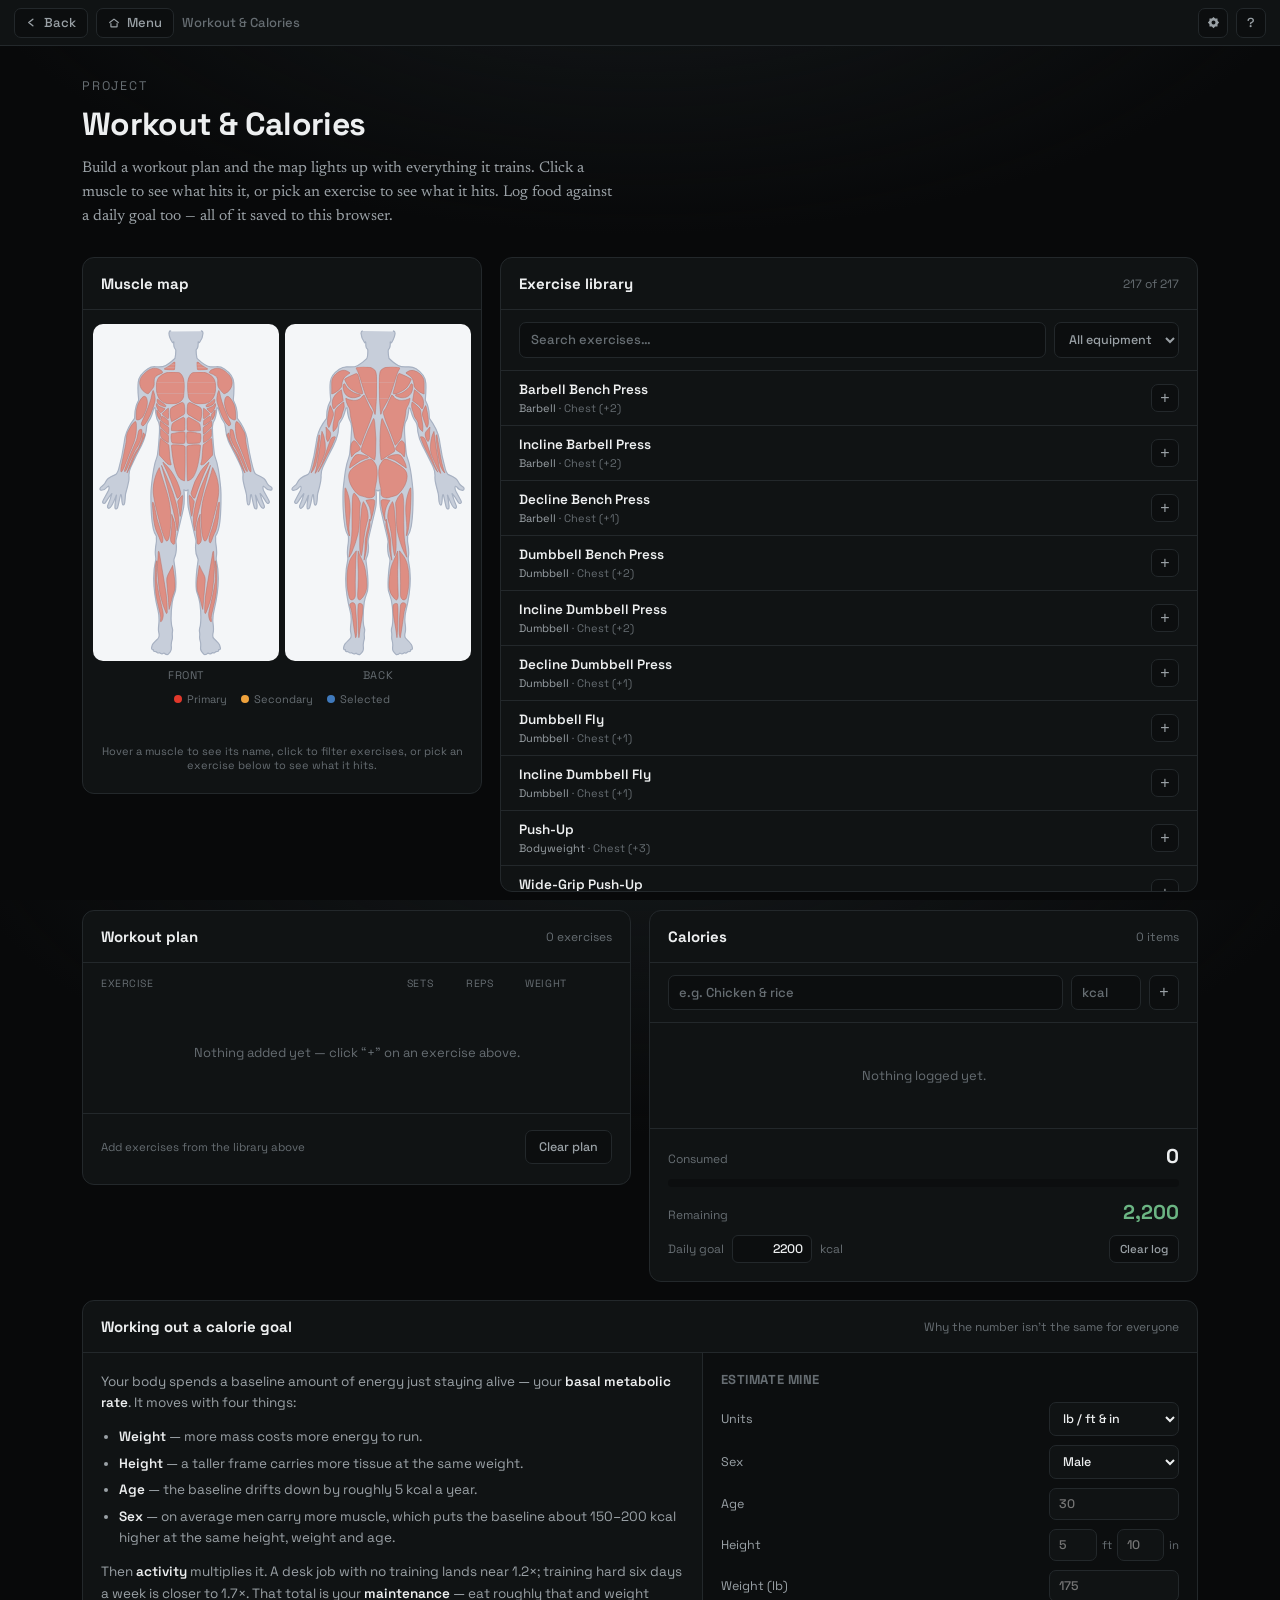
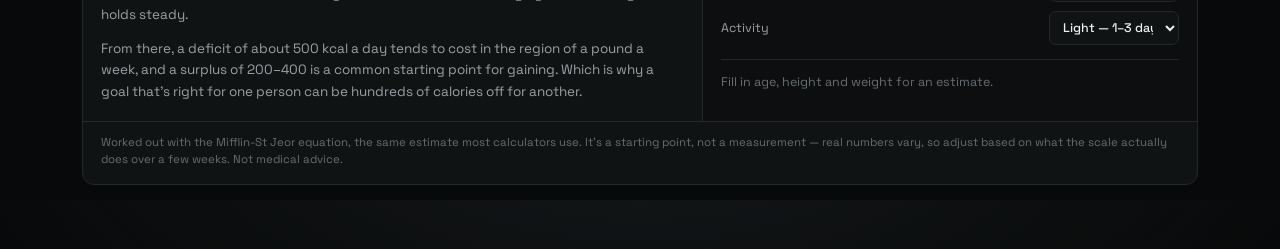
<file: workout-tracker/tracker.html>
<!doctype html>
<html>
<head>
<script>try{var t=localStorage.getItem("site:theme");document.documentElement.dataset.theme=(t==="light")?"light":"dark"}catch(e){document.documentElement.dataset.theme="dark"}</script>
<meta charset="utf-8">
<meta name="viewport" content="width=device-width,initial-scale=1">
<title>Workout &amp; Calories</title>
<link rel="preconnect" href="https://fonts.googleapis.com">
<link rel="preconnect" href="https://fonts.gstatic.com" crossorigin>
<link href="https://fonts.googleapis.com/css2?family=Space+Grotesk:wght@400;500;700&family=Newsreader:ital,opsz,wght@0,6..72,300;0,6..72,400;1,6..72,300&display=swap" rel="stylesheet">
<link rel="stylesheet" href="../assets/theme.css?v=6">
<link rel="stylesheet" href="../assets/sitebar.css?v=6">
<link rel="stylesheet" href="style.css?v=11">
</head>
<body>
<div class="page">

  <p class="eyebrow">Project</p>
  <h1>Workout &amp; Calories</h1>
  <p class="blurb">Build a workout plan and the map lights up with everything it trains. Click a muscle to see what hits it, or pick an exercise to see what it hits. Log food against a daily goal too — all of it saved to this browser.</p>

  <div class="explorer">

    <section class="panel mapcard">
      <div class="panel-head">
        <h2>Muscle map</h2>
      </div>
      <div class="panel-body">
        <div class="maps">
          <div>
            <svg class="mapsvg" id="mapFront"  xmlns="http://www.w3.org/2000/svg"></svg>
            <div class="map-label">Front</div>
          </div>
          <div>
            <svg class="mapsvg" id="mapBack"  xmlns="http://www.w3.org/2000/svg"></svg>
            <div class="map-label">Back</div>
          </div>
        </div>
        <div class="map-legend">
          <span><i class="dot is-primary"></i>Primary</span>
          <span><i class="dot is-secondary"></i>Secondary</span>
          <span><i class="dot is-filtered"></i>Selected</span>
        </div>
        <div class="map-filter-row" id="mapFilterRow"></div>
        <p class="map-hint" id="mapHint">Hover a muscle to see its name, click to filter exercises, or pick an exercise below to see what it hits.</p>
      </div>
    </section>

    <section class="panel">
      <div class="panel-head">
        <h2>Exercise library</h2>
        <p id="libraryCount"></p>
      </div>
      <div class="exercise-toolbar">
        <input type="text" id="exerciseSearch" placeholder="Search exercises&hellip;">
        <select id="equipmentFilter">
          <option value="">All equipment</option>
        </select>
      </div>
      <div class="exercise-list" id="exerciseList"></div>
    </section>

  </div>

  <div class="trackers">

    <section class="panel">
      <div class="panel-head">
        <h2>Workout plan</h2>
        <p id="workoutSummary"></p>
      </div>
      <div class="entry-head-row" id="workoutHeadRow" hidden>
        <span>Exercise</span><span>Sets</span><span>Reps</span><span>Weight</span><span></span>
      </div>
      <div class="entry-list" id="workoutList"></div>
      <div class="panel-foot">
        <span style="font-size:11.5px;color:var(--ink-dim)">Add exercises from the library above</span>
        <button type="button" class="ghost-btn" id="clearWorkout">Clear plan</button>
      </div>
    </section>

    <section class="panel">
      <div class="panel-head">
        <h2>Calories</h2>
        <p id="calSummaryLabel"></p>
      </div>
      <div class="cal-add-row">
        <input type="text" id="foodName" placeholder="e.g. Chicken &amp; rice" maxlength="60">
        <input type="number" id="foodCal" placeholder="kcal" min="0" step="1">
        <button type="button" class="cal-add-btn" id="foodAdd" aria-label="Add food">+</button>
      </div>
      <div class="entry-list" id="foodList"></div>
      <div class="cal-summary">
        <div class="cal-summary-row">
          <span class="label">Consumed</span>
          <span class="value" id="calConsumed">0</span>
        </div>
        <div class="cal-bar"><div class="cal-bar-fill" id="calBarFill"></div></div>
        <div class="cal-summary-row">
          <span class="label" id="calRemainingLabel">Remaining</span>
          <span class="value" id="calRemaining">0</span>
        </div>
        <div class="cal-goal-row">
          Daily goal
          <input type="number" id="calGoal" min="0" step="50">
          <span>kcal</span>
          <button type="button" class="ghost-btn small" id="clearFood" style="margin-left:auto">Clear log</button>
        </div>
      </div>
    </section>

  </div>

  <section class="panel guide-panel">
    <div class="panel-head">
      <h2>Working out a calorie goal</h2>
      <p>Why the number isn't the same for everyone</p>
    </div>
    <div class="guide-grid">
      <div class="guide-copy">
        <p>Your body spends a baseline amount of energy just staying alive — your <b>basal metabolic rate</b>. It moves with four things:</p>
        <ul>
          <li><b>Weight</b> — more mass costs more energy to run.</li>
          <li><b>Height</b> — a taller frame carries more tissue at the same weight.</li>
          <li><b>Age</b> — the baseline drifts down by roughly 5 kcal a year.</li>
          <li><b>Sex</b> — on average men carry more muscle, which puts the baseline about 150–200 kcal higher at the same height, weight and age.</li>
        </ul>
        <p>Then <b>activity</b> multiplies it. A desk job with no training lands near 1.2×; training hard six days a week is closer to 1.7×. That total is your <b>maintenance</b> — eat roughly that and weight holds steady.</p>
        <p>From there, a deficit of about 500 kcal a day tends to cost in the region of a pound a week, and a surplus of 200–400 is a common starting point for gaining. Which is why a goal that's right for one person can be hundreds of calories off for another.</p>
      </div>

      <div class="guide-calc">
        <h3>Estimate mine</h3>
        <div class="calc-row">
          <label for="calcUnits">Units</label>
          <select id="calcUnits">
            <option value="imperial">lb / ft &amp; in</option>
            <option value="metric">kg / cm</option>
          </select>
        </div>
        <div class="calc-row">
          <label for="calcSex">Sex</label>
          <select id="calcSex">
            <option value="male">Male</option>
            <option value="female">Female</option>
          </select>
        </div>
        <div class="calc-row">
          <label for="calcAge">Age</label>
          <input type="number" id="calcAge" min="14" max="100" step="1" placeholder="30">
        </div>
        <div class="calc-row" id="calcRowCm" hidden>
          <label for="calcHeightCm">Height (cm)</label>
          <input type="number" id="calcHeightCm" min="120" max="230" step="1" placeholder="178">
        </div>
        <div class="calc-row" id="calcRowFtIn">
          <label for="calcFt">Height</label>
          <div class="calc-ftin">
            <input type="number" id="calcFt" min="3" max="7" step="1" placeholder="5" aria-label="Height, feet">
            <span>ft</span>
            <input type="number" id="calcIn" min="0" max="11" step="1" placeholder="10" aria-label="Height, inches">
            <span>in</span>
          </div>
        </div>
        <div class="calc-row">
          <label for="calcWeight">Weight (<span id="calcWeightUnit">lb</span>)</label>
          <input type="number" id="calcWeight" min="50" max="700" step="1" placeholder="175">
        </div>
        <div class="calc-row">
          <label for="calcActivity">Activity</label>
          <select id="calcActivity">
            <option value="1.2">Desk job, no training</option>
            <option value="1.375">Light — 1–3 days a week</option>
            <option value="1.55">Moderate — 3–5 days a week</option>
            <option value="1.725">Hard — 6–7 days a week</option>
            <option value="1.9">Athlete or physical job</option>
          </select>
        </div>
        <div class="calc-out" id="calcOut"></div>
      </div>
    </div>
    <p class="guide-note">Worked out with the Mifflin-St Jeor equation, the same estimate most calculators use. It's a starting point, not a measurement — real numbers vary, so adjust based on what the scale actually does over a few weeks. Not medical advice.</p>
  </section>

</div>

<script src="app.js?v=10"></script>
<script src="../assets/sitebar.js?v=7" data-root="../" data-where="Workout & Calories"></script>
</body>
</html>
</file>
<file: assets/theme.css>
/* ============================================================
   SHARED PALETTE — one source of truth for both themes.

   Every page used to declare these nine variables itself, with the
   same dark values copied into each stylesheet. They live here now,
   so a page's own :root only carries what is genuinely its own.

   Load this BEFORE the page's stylesheet.

   Roles, so the light values are not just "the dark ones inverted":
     --ground-deep  the backdrop the page sits on
     --ground       the page surface, and the well inside a panel
     --panel        a raised surface: cards, rails, drawers
     --panel-hi     that surface under the pointer
     --line         borders and rules
     --ink          body text and headings
     --ink-mid      secondary text
     --ink-dim      captions, placeholders, disabled
     --accent       a solid button's fill
     --on-accent    text on that fill
   ============================================================ */

/* Thin scrollbars everywhere. Three pages had styled theirs and the rest had
   not, so the default bar was both a different colour and a different width —
   which quietly moved the right edge of the page, and with it anything
   anchored to it, by a few pixels from page to page. */
*{scrollbar-width:thin;scrollbar-color:var(--line) transparent}
::-webkit-scrollbar{width:9px;height:9px}
::-webkit-scrollbar-track{background:transparent}
::-webkit-scrollbar-thumb{background:var(--line);border-radius:5px}
::-webkit-scrollbar-thumb:hover{background:var(--ink-dim)}

:root,
:root[data-theme="dark"]{
  color-scheme:dark;

  --ground:#0C0E0F;
  --ground-deep:#08090A;
  --panel:#101314;
  --panel-hi:#1A1E20;
  --line:#23282B;
  --ink:#EDEFF0;
  --ink-mid:#9AA1A6;
  --ink-dim:#666D72;
  --focus:#EDEFF0;

  --accent:#FFFFFF;
  --on-accent:#08090A;
  --accent-hover:#DDE3E7;

  /* the wash behind the top of every page */
  --body-tint:#14181A;

  /* the home page's tiles are glass: a tint, an edge, and two inset
     hairlines that fake a lit top-left and a shaded bottom-right */
  --glass:rgba(255,255,255,.09);
  --glass-2:rgba(255,255,255,.02);
  --glass-hi:rgba(255,255,255,.15);
  --glass-hi-2:rgba(255,255,255,.04);
  --glass-edge:rgba(255,255,255,.16);
  --glass-edge-hi:rgba(255,255,255,.32);
  --glass-lit:rgba(255,255,255,.25);
  --glass-shade:rgba(0,0,0,.45);
  --drop:rgba(0,0,0,.45);

  /* long-form reading text, a touch softer than --ink */
  --prose:#DDE3E7;
  /* the concept map's node fill, used by CSS and by the canvas alike */
  --node-fill:#131719;
  --edge:#9AA1A6;
  --edge-lit:#FFFFFF;

  --danger:#E0584F;
  --on-danger:#FFFFFF;

  /* a hairline shadow does nothing on near-black; light mode needs one */
  --lift:none;
}

:root[data-theme="light"]{
  color-scheme:light;

  --ground:#F4F4F1;
  --ground-deep:#EDEDE8;
  --panel:#FFFFFF;
  --panel-hi:#E9E9E3;
  --line:#DCDCD3;
  --ink:#16181B;
  --ink-mid:#585F66;
  --ink-dim:#848B93;
  --focus:#16181B;

  --accent:#16181B;
  --on-accent:#FFFFFF;
  --accent-hover:#34383D;

  /* The same wash, warmed rather than darkened. On a light page the tint
     has to sit slightly darker than the ground to read as a wash at all,
     which is the opposite of what it does on a dark one. */
  --body-tint:#E4E4DD;

  /* Glass is white-on-dark by construction. On white it disappears, so
     light mode tints with ink instead and the lit and shaded hairlines
     swap round: light from above still means a pale top edge, but here
     that is the panel itself and the shading has to darken. */
  --glass:rgba(22,24,27,.035);
  --glass-2:rgba(22,24,27,.012);
  --glass-hi:rgba(22,24,27,.07);
  --glass-hi-2:rgba(22,24,27,.02);
  --glass-edge:rgba(22,24,27,.14);
  --glass-edge-hi:rgba(22,24,27,.28);
  --glass-lit:rgba(255,255,255,.9);
  --glass-shade:rgba(22,24,27,.10);
  --drop:rgba(20,22,26,.16);

  --prose:#23262A;
  --node-fill:#FFFFFF;
  --edge:#6E767D;
  --edge-lit:#16181B;

  --danger:#C4362C;
  --on-danger:#FFFFFF;

  --lift:0 1px 2px rgba(20,22,26,.05);
}
</file>
<file: assets/sitebar.css>
/* ============================================================
   SITE BAR — the one strip every page carries, built by sitebar.js.

   Back, Menu, Settings and Help, in the same place and the same
   shape everywhere, so leaving a project never means hunting for a
   differently-placed link.

   Pages that scroll get body padding to clear it. Pages that are a
   fixed app shell (the concept map) set <body class="app-shell">
   instead and give up that much height.
   ============================================================ */

/* --chrome-top / --chrome-bottom are room claimed by something fixed OUTSIDE
   this bar. U-Not-E's "In progress" strips set them; everywhere else they are
   zero, and every offset below is written in terms of them so the bar does not
   have to know what is up there. */
:root{ --sitebar-h:46px; --chrome-top:0px; --chrome-bottom:0px; }

.sitebar{
  position:fixed;
  top:var(--chrome-top);
  left:0;
  right:0;
  z-index:90;
  height:var(--sitebar-h);
  display:flex;
  align-items:center;
  gap:8px;
  padding:0 14px;
  background:var(--panel);
  border-bottom:1px solid var(--line);
  font-family:"Space Grotesk",system-ui,sans-serif;
}

.sb-btn{
  display:inline-flex;
  align-items:center;
  gap:7px;
  height:30px;
  padding:0 11px;
  background:var(--ground);
  border:1px solid var(--line);
  border-radius:7px;
  color:var(--ink-mid);
  font:500 13px "Space Grotesk",sans-serif;
  text-decoration:none;
  cursor:pointer;
  white-space:nowrap;
}
.sb-btn:hover{color:var(--ink);border-color:var(--ink-dim)}
.sb-btn:focus-visible{outline:2px solid var(--focus);outline-offset:1px}
.sb-btn svg{flex:0 0 auto}

/* Back with nothing behind it — a landing straight into this page. It keeps
   its slot rather than vanishing, the way a browser's own Back does. */
.sb-btn:disabled{opacity:.45;cursor:default}
.sb-btn:disabled:hover{color:var(--ink-mid);border-color:var(--line)}
.sb-btn--icon{width:30px;padding:0;justify-content:center}
.sb-spacer{margin-left:auto}

/* the project's own name, so the bar says where you are */
.sb-where{
  min-width:0;
  overflow:hidden;
  text-overflow:ellipsis;
  white-space:nowrap;
  font:500 13px "Space Grotesk",sans-serif;
  color:var(--ink-dim);
}

/* ---------- panels hung off the bar ---------- */
.sb-pop{
  position:fixed;
  top:calc(var(--chrome-top) + var(--sitebar-h) + 6px);
  right:12px;
  z-index:91;
  width:min(340px,calc(100vw - 24px));
  max-height:calc(100dvh - var(--chrome-top) - var(--chrome-bottom) - var(--sitebar-h) - 24px);
  overflow-y:auto;
  padding:16px 18px 18px;
  background:var(--panel);
  border:1px solid var(--line);
  border-radius:11px;
  box-shadow:0 18px 44px rgba(0,0,0,.42);
}
:root[data-theme="light"] .sb-pop{box-shadow:0 18px 44px rgba(20,22,26,.16)}
.sb-pop[hidden]{display:none}
.sb-pop h2{
  margin:0 0 2px;
  font:700 17px "Space Grotesk",sans-serif;
  letter-spacing:-0.01em;
  color:var(--ink);
}
.sb-pop p{
  margin:0 0 12px;
  font-family:"Newsreader",Georgia,serif;
  font-size:15px;
  line-height:1.55;
  color:var(--ink-mid);
}
.sb-pop p:last-child{margin-bottom:0}
.sb-pop h3{
  margin:18px 0 6px;
  font:500 12.5px "Space Grotesk",sans-serif;
  letter-spacing:.03em;
  text-transform:uppercase;
  color:var(--ink-dim);
}
.sb-pop-head{display:flex;align-items:flex-start;gap:10px;margin-bottom:10px}
.sb-pop-head h2{flex:1;min-width:0}
.sb-close{
  flex:0 0 auto;
  width:26px;height:26px;
  display:grid;place-items:center;
  background:none;
  border:1px solid transparent;
  border-radius:6px;
  color:var(--ink-dim);
  font-size:19px;
  line-height:1;
  cursor:pointer;
}
.sb-close:hover{color:var(--ink);border-color:var(--line);background:var(--ground)}
.sb-close:focus-visible{outline:2px solid var(--focus);outline-offset:1px}

/* ---------- theme switch ---------- */
.sb-seg{display:flex;gap:0;margin-bottom:4px}
.sb-seg button{
  flex:1;
  display:inline-flex;
  align-items:center;
  justify-content:center;
  gap:7px;
  padding:8px 10px;
  background:var(--ground);
  border:1px solid var(--line);
  color:var(--ink-mid);
  font:500 13px "Space Grotesk",sans-serif;
  cursor:pointer;
}
.sb-seg button:first-child{border-radius:7px 0 0 7px}
.sb-seg button:last-child{border-radius:0 7px 7px 0;border-left:0}
.sb-seg button:hover{color:var(--ink)}
.sb-seg button[aria-pressed="true"]{
  background:var(--accent);
  border-color:var(--accent);
  color:var(--on-accent);
}
.sb-seg button:focus-visible{outline:2px solid var(--focus);outline-offset:1px}

/* anything a page wants to add to the settings panel lands here */
#sbExtra:empty{display:none}
#sbExtra{margin-top:6px}

/* ---------- erasing everything ---------- */
.sb-pop .sb-note{
  margin:0 0 9px;
  font-family:"Space Grotesk",sans-serif;
  font-size:12px;
  line-height:1.45;
  color:var(--ink-dim);
}
.sb-wide-btn{
  display:block;
  width:100%;
  padding:9px 12px;
  background:var(--ground);
  border:1px solid var(--line);
  border-radius:7px;
  color:var(--ink-mid);
  font:500 13px "Space Grotesk",sans-serif;
  cursor:pointer;
}
.sb-wide-btn:focus-visible{outline:2px solid var(--focus);outline-offset:1px}
.sb-danger:hover{color:var(--danger);border-color:var(--danger)}
/* armed: it takes a second click, and it should look like it means it */
.sb-danger.is-armed{
  background:var(--danger);
  border-color:var(--danger);
  color:var(--on-danger);
}
.sb-danger.is-armed:hover{color:var(--on-danger)}

/* ---------- page clearance ----------
   A scrolling page is pushed down by the bar. A fixed app shell cannot be
   pushed — it is sized to the viewport — so it gives up that much height
   and starts below instead. */
body{padding-top:calc(var(--chrome-top) + var(--sitebar-h))}
body.app-shell{padding-top:0}
body.app-shell .shell{
  margin-top:calc(var(--chrome-top) + var(--sitebar-h));
  height:calc(100dvh - var(--chrome-top) - var(--chrome-bottom) - var(--sitebar-h));
}

@media (max-width:560px){
  .sb-where{display:none}
  .sb-btn--wide span{display:none}
  .sb-btn--wide{width:30px;padding:0;justify-content:center}
}
</file>
<file: style.css>
:root{
}
*{box-sizing:border-box}
html,body{height:100%}
body{
  margin:0;
  background:
    radial-gradient(ellipse 90% 60% at 50% -10%, var(--body-tint) 0%, transparent 60%),
    var(--ground-deep);
  color:var(--ink);
  font-family:"Space Grotesk",system-ui,sans-serif;
  min-height:100dvh;
}

/* The spiral and the mist are additive light painted on near-black — on a
   light page they come out as a grey smear, and there is no version of
   "glow" that works on white. Light mode simply does without them; the
   controls for them stay, and take effect again on switching back. */
:root[data-theme="light"] #bg,
:root[data-theme="light"] .bottom-mist{display:none}

#bg{
  position:fixed;
  inset:0;
  z-index:0;
  width:100%;
  height:100%;
  display:block;
  pointer-events:none;
  filter:blur(1.5px);
}

/* a soft glow rising off the bottom edge of the page -- tinted to match
   whatever random theme color spiral-bg.js picked this load (see the
   inline script setting --mist-hue), gently breathing rather than static
   so it reads as something alive back there, not a flat gradient */
.bottom-mist{
  position:fixed;
  inset:auto 0 0 0;
  height:42vh;
  z-index:0;
  pointer-events:none;
  background:
    radial-gradient(ellipse 85% 100% at 50% 100%, hsla(var(--mist-hue,220), 75%, 58%, .28), transparent 68%),
    radial-gradient(ellipse 50% 70% at 50% 100%, hsla(var(--mist-hue,220), 85%, 70%, .22), transparent 60%);
  filter:blur(6px);
  mix-blend-mode:screen;
  animation:mist-breathe 9s ease-in-out infinite;
}
.bottom-mist.is-hidden{display:none} /* toggled off via the display-settings panel */
@keyframes mist-breathe{
  0%,100%{opacity:.75;transform:translateY(0)}
  50%{opacity:1;transform:translateY(-1.5%)}
}
@media (prefers-reduced-motion:reduce){
  .bottom-mist{animation:none}
}

.page{
  position:relative;
  z-index:1;
  max-width:1040px;
  margin:0 auto;
  padding:24px 32px 40px;
  min-height:100dvh;
  display:flex;
  flex-direction:column;
}

/* the display-settings button and the sitewide sign-in widget share one
   row at the top of the page. This used to be position:fixed, with the
   page's top padding hardcoded to clear it -- which only held as long as
   the row stayed exactly one line tall. At high zoom or with a longer
   signed-in name the widget grows and there's nothing left to clear it,
   so the row sits in normal flow now: it can't overlap what follows it,
   whatever height it ends up being. flex-wrap lets the widget drop below
   the gear rather than running off the side. */
.topbar{
  position:relative;
  z-index:5;
  display:flex;
  align-items:center;
  gap:10px;
  flex-wrap:wrap;
  margin-bottom:32px;
}

/* any page can drop <div id="authWidget"></div> and call
   initAuthWidget() on it (see assets/auth-widget.js) to get the same
   signed-in state -- currently only used here, nested inside .topbar,
   which is what actually fixes it in place; a page using it standalone
   would need its own positioning */
.auth-widget{
  display:flex;
  align-items:center;
  font-family:"Space Grotesk",sans-serif;
}
.auth-signin-btn{
  padding:7px 14px;
  background:var(--ink);
  border:0;
  border-radius:7px;
  color:var(--ground-deep);
  font:600 13px "Space Grotesk",sans-serif;
  cursor:pointer;
}
.auth-signin-btn:hover{background:var(--accent)}
.auth-signin-btn:disabled{opacity:.5;cursor:default}
.auth-signin-btn:focus-visible{outline:2px solid var(--focus);outline-offset:2px}
.auth-user{
  display:flex;
  align-items:center;
  gap:8px;
  padding:5px 6px 5px 12px;
  background:var(--panel);
  border:1px solid var(--line);
  border-radius:20px;
}
.auth-user[hidden]{display:none} /* display:flex above otherwise ties with and beats the UA [hidden] rule */
.auth-avatar{
  width:22px;height:22px;
  border-radius:50%;
  display:block;
}
.auth-name{
  font-size:12.5px;
  font-weight:500;
  color:var(--ink-mid);
  max-width:120px;
  overflow:hidden;
  text-overflow:ellipsis;
  white-space:nowrap;
}
.auth-signout-btn{
  padding:5px 10px;
  background:var(--panel-hi);
  border:1px solid var(--line);
  border-radius:14px;
  color:var(--ink-dim);
  font:500 11.5px "Space Grotesk",sans-serif;
  cursor:pointer;
}
.auth-signout-btn:hover{color:var(--ink);border-color:var(--ink-dim)}
.auth-signout-btn:focus-visible{outline:2px solid var(--focus);outline-offset:1px}
.auth-error{
  margin:0;
  font-size:11.5px;
  color:var(--ink-dim);
  max-width:180px;
  text-align:right;
}

/* The display controls are authored on the page and then moved into the
   site bar's Settings panel, which supplies the surround. Only the rows
   themselves need styling here. */
.settings-fields h3{
  margin:14px 0 6px;
  font:500 12.5px "Space Grotesk",sans-serif;
  letter-spacing:.03em;
  text-transform:uppercase;
  color:var(--ink-dim);
}

.settings-row{display:flex;flex-direction:column;gap:8px;margin:0 0 4px}
.settings-row label{font-size:12px;color:var(--ink-mid)}
.settings-row input[type="range"]{
  width:100%;
  accent-color:hsl(var(--mist-hue,220),75%,60%);
}

.settings-check{
  display:flex;
  align-items:center;
  gap:8px;
  padding:6px 0;
  font-size:12.5px;
  color:var(--ink-mid);
  cursor:pointer;
}
.settings-check input{accent-color:var(--ink)}
.settings-check:has(input:disabled){opacity:.5;cursor:default}

.settings-div{height:1px;background:var(--line);margin:10px 0}
.settings-label{
  margin:0 0 2px;
  font-size:11px;
  letter-spacing:.06em;
  text-transform:uppercase;
  color:var(--ink-dim);
}

.settings-fields .ghost-btn{
  width:100%;
  margin-top:10px;
  padding:8px 12px;
  background:var(--ground);
  border:1px solid var(--line);
  border-radius:7px;
  color:var(--ink-mid);
  font:500 12px "Space Grotesk",sans-serif;
  cursor:pointer;
}
.settings-fields .ghost-btn:hover{color:var(--ink);border-color:var(--ink-dim)}

/* sign-in isn't live yet (see assets/auth-widget.js) -- a greyed-out,
   non-interactive stand-in so it reads as "not built yet", same idea as
   the placeholder project tile below */
.auth-placeholder{
  display:flex;
  flex-direction:column;
  align-items:flex-end;
  gap:2px;
  padding:6px 12px;
  border:1px dashed var(--line);
  border-radius:8px;
  cursor:default;
}
.auth-placeholder-label{
  font-size:12.5px;
  font-weight:600;
  color:var(--ink-dim);
}
.auth-placeholder-sub{
  font-size:10.5px;
  color:var(--ink-dim);
  opacity:.75;
}

@media (max-width:560px){
  .page{padding:14px 20px 28px}
  .topbar{margin-bottom:22px}
  .auth-name{max-width:70px}
}

header{margin-bottom:56px}
.eyebrow{
  margin:0 0 12px;
  font-size:12.5px;
  letter-spacing:.14em;
  text-transform:uppercase;
  color:var(--ink-dim);
}
h1{
  margin:0;
  font-size:38px;
  line-height:1.12;
  font-weight:700;
  letter-spacing:-0.02em;
}
h1 span{display:block;color:var(--ink-dim);font-weight:400}
.blurb{
  margin:16px 0 0;
  max-width:52ch;
  font-family:"Newsreader",Georgia,serif;
  font-size:16px;
  line-height:1.55;
  color:var(--ink-mid);
}

.grid{
  position:relative;
  z-index:1;
  display:grid;
  grid-template-columns:repeat(auto-fill,minmax(200px,1fr));
  gap:16px;
}

.tile{
  position:relative;
  z-index:1;
  display:flex;
  flex-direction:column;
  justify-content:space-between;
  aspect-ratio:1/1;
  padding:20px;
  border-radius:6px;
  background:linear-gradient(135deg, var(--glass), var(--glass-2));
  border:1px solid var(--glass-edge);
  box-shadow:
    inset 1px 1px 0 var(--glass-lit),
    inset -1px -1px 0 var(--glass-shade);
  backdrop-filter:blur(8px) saturate(1.05);
  -webkit-backdrop-filter:blur(8px) saturate(1.05);
  text-decoration:none;
  color:var(--ink);
  cursor:pointer;
  transition:transform .18s ease, border-color .18s ease, background .18s ease;
}
.tile:hover{
  background:linear-gradient(135deg, var(--glass-hi), var(--glass-hi-2));
  border-color:var(--glass-edge-hi);
}
.tile:focus-visible{outline:2px solid var(--focus);outline-offset:2px}

.tile .icon{
  width:38px;height:38px;
  display:flex;align-items:center;justify-content:center;
  color:var(--ink);
}
.tile .icon svg{width:100%;height:100%}

.tile .label{
  font-size:15px;
  font-weight:500;
  letter-spacing:-0.01em;
}
.tile .sub{
  margin-top:3px;
  font-size:12.5px;
  color:var(--ink-dim);
  font-weight:400;
}

.tile .go{
  position:absolute;
  top:16px;right:16px;
  width:22px;height:22px;
  border-radius:50%;
  border:1px solid var(--line);
  display:flex;align-items:center;justify-content:center;
  color:var(--ink-dim);
  transition:border-color .16s ease, color .16s ease, transform .16s ease;
}
.tile:hover .go{border-color:var(--ink-mid);color:var(--ink);transform:translate(1px,-1px)}
.tile .go svg{width:11px;height:11px}

/* placeholder / coming-soon tiles */
.tile.placeholder{
  cursor:default;
  border-style:dashed;
  color:var(--ink-dim);
}
.tile.placeholder:hover{
  background:var(--panel);
  border-color:var(--line);
  transform:none;
}
.tile.placeholder .icon{color:var(--ink-dim)}
.tile.placeholder .go{display:none}
.tile.placeholder .label{color:var(--ink-mid)}

/* project categories -- each is its own heading + its own .grid, so the
   auto-fill tile layout still works exactly the same within a section */
.category{margin-bottom:40px}
.category:last-child{margin-bottom:0}
.category-title{
  margin:0 0 14px;
  font-size:12.5px;
  font-weight:700;
  letter-spacing:.1em;
  text-transform:uppercase;
  color:var(--ink-mid);
}

@media (max-width:560px){
  .page{padding:78px 20px 28px}
  header{margin-bottom:32px}
  h1{font-size:30px}
  .blurb{font-size:14.5px}

  .grid{grid-template-columns:1fr;gap:10px}

  .tile{
    flex-direction:row;
    align-items:center;
    justify-content:flex-start;
    aspect-ratio:auto;
    gap:14px;
    padding:14px 46px 14px 14px;
  }
  .tile .icon{width:30px;height:30px;flex:0 0 auto}
  .tile .icon + div{flex:1;min-width:0}
  .tile .go{top:50%;right:14px;transform:translateY(-50%)}
  .tile:hover .go{transform:translateY(-50%) translate(1px,-1px)}
}
</file>
<file: from-bits-to-models/style.css>
:root{
    /* the page is dark, so browser-drawn furniture -- scrollbars, form
       controls, the overscroll gutter -- has to be told that too */


    --rail:296px;
    --drawer:352px;
  }

  *{box-sizing:border-box}

  /* Thin dark scrollbars, matching the workout and schedule tools. The rail,
     the drawer, the booklet's contents list and its text all scroll, and a
     default light browser scrollbar on each was the loudest thing on screen. */
  *{scrollbar-width:thin;scrollbar-color:var(--line) transparent}
  ::-webkit-scrollbar{width:9px;height:9px}
  ::-webkit-scrollbar-track{background:transparent}
  ::-webkit-scrollbar-thumb{background:var(--line);border-radius:5px}
  ::-webkit-scrollbar-thumb:hover{background:var(--ink-dim)}

  html,body{height:100%}
  body{
    margin:0;
    background:var(--ground-deep);
    color:var(--ink);
    font-family:"Space Grotesk",system-ui,sans-serif;
    overflow:hidden;
  }

  .shell{display:flex;height:100vh;height:100dvh}

  /* ---------- left rail ----------
     Resizable (drag the right edge), collapsible to nothing, and every
     group inside it folds away, so the panel ends up only as tall as the
     controls you actually keep open. All three stick across visits. */
  .rail{
    position:relative;
    width:var(--rail);
    flex:0 0 var(--rail);
    background:var(--panel);
    border-right:1px solid var(--line);
    display:flex;
    flex-direction:column;
    min-height:0;
    min-width:0;
  }
  .rail.is-collapsed{display:none}
  .rail-topbar{
    flex:0 0 auto;
    padding:12px 14px 12px 18px;
    border-bottom:1px solid var(--line);
    display:flex;
    align-items:center;
    gap:8px;
  }
  .browse-toggle{
    display:none; /* shown on mobile only -- see the max-width:900px block */
    align-items:center;
    gap:6px;
    padding:7px 11px;
    background:var(--ground);
    border:1px solid var(--line);
    border-radius:7px;
    color:var(--ink-mid);
    font:500 13px "Space Grotesk",sans-serif;
    cursor:pointer;
  }
  .browse-toggle svg{transition:transform .16s ease}
  .browse-toggle[aria-expanded="true"] svg{transform:rotate(180deg)}
  .browse-toggle:hover{color:var(--ink);border-color:var(--ink-dim)}
  .rail-collapse{
    margin-left:auto;
    flex:0 0 auto;
    width:28px;height:28px;
    display:grid;place-items:center;
    background:none;
    border:1px solid transparent;
    border-radius:7px;
    color:var(--ink-dim);
    cursor:pointer;
  }
  .rail-collapse:hover{color:var(--ink);border-color:var(--line);background:var(--ground)}
  .rail-collapse:focus-visible{outline:2px solid var(--focus);outline-offset:1px}

  /* the only thing left on screen once the panel is gone */
  .rail-reopen{
    position:fixed;
    top:calc(var(--chrome-top) + var(--sitebar-h) + 10px);
    left:12px;
    z-index:8;
    width:32px;height:32px;
    display:grid;place-items:center;
    background:var(--panel);
    border:1px solid var(--line);
    border-radius:8px;
    color:var(--ink-mid);
    cursor:pointer;
  }
  .rail-reopen:hover{color:var(--ink);border-color:var(--ink-dim)}
  .rail-reopen:focus-visible{outline:2px solid var(--focus);outline-offset:1px}
  /* author display beats the UA [hidden] rule, so the attribute needs saying */
  .rail-reopen[hidden]{display:none}

  /* drag handle straddling the right border */
  .rail-grip{
    position:absolute;
    top:0;
    bottom:0;
    right:-3px;
    width:7px;
    z-index:5;
    cursor:col-resize;
    touch-action:none;
  }
  .rail-grip::after{
    content:"";
    position:absolute;
    inset:0 3px;
    background:transparent;
    transition:background .12s ease;
  }
  .rail-grip:hover::after,
  .rail-grip.is-dragging::after,
  .rail-grip:focus-visible::after{background:var(--ink-dim)}
  .rail-grip:focus-visible{outline:none}

  .rail-body{display:flex;flex-direction:column;min-height:0;flex:1}
  .rail-head{padding:16px 18px 12px}
  .wordmark{
    margin:0;
    font-size:22px;
    line-height:1.08;
    font-weight:700;
    letter-spacing:-0.02em;
  }
  .wordmark span{display:block;color:var(--ink-dim);font-weight:400;font-size:22px}

  .search-wrap{padding:0 18px 12px}
  .search{
    width:100%;
    padding:9px 12px;
    background:var(--ground);
    border:1px solid var(--line);
    border-radius:7px;
    color:var(--ink);
    font:400 14px "Space Grotesk",sans-serif;
  }
  .search::placeholder{color:var(--ink-dim)}
  .search:focus{outline:2px solid var(--focus);outline-offset:1px;border-color:transparent}

  /* ---------- folding sections ---------- */
  .rail-scroll{flex:1;min-height:0;overflow-y:auto;overscroll-behavior:contain}
  .sec{border-top:1px solid var(--line)}
  .sec:first-child{border-top:0}
  .sec-head{
    display:flex;
    align-items:center;
    gap:9px;
    width:100%;
    padding:11px 18px;
    background:none;
    border:0;
    color:var(--ink-mid);
    font:500 12.5px "Space Grotesk",sans-serif;
    letter-spacing:.02em;
    text-align:left;
    cursor:pointer;
  }
  .sec-head:hover{color:var(--ink);background:var(--panel-hi)}
  .sec-head:focus-visible{outline:2px solid var(--focus);outline-offset:-2px}
  .sec-name{flex:0 0 auto}
  .sec-meta{
    margin-left:auto;
    min-width:0;
    overflow:hidden;
    text-overflow:ellipsis;
    white-space:nowrap;
    color:var(--ink-dim);
    font-weight:400;
  }
  .sec-chev{
    flex:0 0 7px;
    width:7px;height:7px;
    border-right:1.4px solid currentColor;
    border-bottom:1.4px solid currentColor;
    transform:rotate(45deg) translate(-1px,-1px);
    transition:transform .15s ease;
  }
  .sec.is-shut .sec-chev{transform:rotate(-45deg) translate(-1px,1px)}
  .sec.is-shut .sec-body{display:none}
  .sec-body{padding-bottom:10px}

  .goals{padding:0 10px}
  .goal-btn{
    display:flex;
    align-items:center;
    gap:10px;
    width:100%;
    padding:7px 8px;
    margin-bottom:1px;
    background:none;
    border:0;
    border-radius:7px;
    color:var(--ink-dim);
    font:500 13.5px "Space Grotesk",sans-serif;
    text-align:left;
    cursor:pointer;
  }
  .goal-btn:hover{background:var(--panel-hi)}
  .goal-btn:focus-visible{outline:2px solid var(--focus);outline-offset:-2px}
  .goal-btn[aria-pressed="true"]{color:var(--ink)}
  .box{
    width:13px;height:13px;flex:0 0 13px;
    border:1px solid var(--ink-dim);
    border-radius:3px;
  }
  .goal-btn[aria-pressed="true"] .box{background:var(--accent);border-color:var(--accent)}
  .goal-note{
    margin:8px 18px 0;
    font-family:"Newsreader",Georgia,serif;
    font-size:13px;
    line-height:1.45;
    color:var(--ink-dim);
  }

  .starts{padding:0 10px}
  .start-btn{
    display:flex;
    gap:10px;
    width:100%;
    padding:7px 8px;
    background:none;
    border:0;
    border-radius:7px;
    color:var(--ink);
    text-align:left;
    cursor:pointer;
    font-family:"Space Grotesk",sans-serif;
  }
  .start-btn:hover{background:var(--panel-hi)}
  .start-btn:focus-visible{outline:2px solid var(--focus);outline-offset:-2px}
  .dot{
    width:7px;height:7px;border-radius:50%;
    background:var(--ink);
    flex:0 0 7px;
    margin-top:5px;
    box-shadow:0 0 0 3px var(--panel-hi);
  }
  .start-text{display:block;min-width:0}
  .start-text strong{display:block;font-size:13.5px;font-weight:500}
  .start-text em{
    display:block;
    margin-top:2px;
    font-family:"Newsreader",Georgia,serif;
    font-style:normal;
    font-size:12.5px;
    line-height:1.4;
    color:var(--ink-dim);
  }

  .lines{padding:0 10px}
  .line-btn{
    display:flex;
    align-items:center;
    gap:10px;
    width:100%;
    min-width:0;
    padding:7px 8px;
    margin-bottom:1px;
    background:none;
    border:0;
    border-radius:7px;
    color:var(--ink);
    font:500 13.5px "Space Grotesk",sans-serif;
    text-align:left;
    cursor:pointer;
  }
  .line-btn:hover{background:var(--panel-hi)}
  .line-btn:focus-visible{outline:2px solid var(--focus);outline-offset:-2px}
  /* An active category is stated positively -- a filled swatch and a raised
     row -- rather than left to read as "the one that isn't greyed". */
  .line-btn[aria-pressed="true"]{background:var(--panel-hi);color:var(--ink)}
  .line-btn[aria-pressed="true"] .swatch{background:var(--sw)}
  .line-btn[aria-pressed="false"]{color:var(--ink-dim)}
  .line-btn[aria-pressed="false"] .swatch{opacity:.45}
  .line-name{min-width:0;overflow:hidden;text-overflow:ellipsis;white-space:nowrap}
  .line-count{margin-left:auto;color:var(--ink-dim);font-size:12.5px;font-weight:400}

  /* a miniature of the pill you look for on the map */
  .swatch{
    width:22px;height:13px;flex:0 0 22px;
    border:1.5px solid var(--sw);
    border-radius:4px;
    background:var(--node-fill);
  }
  .legend-note{
    margin:10px 18px 0;
    font-family:"Newsreader",Georgia,serif;
    font-size:13px;
    line-height:1.45;
    color:var(--ink-dim);
  }

  .layouts{padding:0 10px;display:flex;flex-direction:column;gap:1px}
  .layout-btn{
    display:flex;
    align-items:center;
    gap:10px;
    width:100%;
    min-width:0;
    padding:7px 8px;
    background:none;
    border:0;
    border-radius:7px;
    color:var(--ink-dim);
    font:500 13.5px "Space Grotesk",sans-serif;
    text-align:left;
    cursor:pointer;
  }
  .layout-btn:hover{background:var(--panel-hi);color:var(--ink)}
  .layout-btn:focus-visible{outline:2px solid var(--focus);outline-offset:-2px}
  .layout-btn[aria-pressed="true"]{color:var(--ink);background:var(--panel-hi)}
  .layout-ico{
    flex:0 0 26px;
    height:20px;
    display:grid;
    place-items:center;
    color:var(--ink-dim);
  }
  .layout-btn[aria-pressed="true"] .layout-ico{color:var(--ink)}

  .rail-foot{padding:14px 22px 20px;border-top:1px solid var(--line);display:flex;flex-wrap:wrap;gap:8px}
  .ghost{
    padding:7px 11px;
    background:var(--ground);
    border:1px solid var(--line);
    border-radius:7px;
    color:var(--ink-mid);
    font:500 13px "Space Grotesk",sans-serif;
    cursor:pointer;
  }
  .ghost:hover{color:var(--ink);border-color:var(--ink-dim)}
  .ghost:focus-visible{outline:2px solid var(--focus);outline-offset:1px}

  /* ---------- map ---------- */
  .map{position:relative;flex:1;min-width:0;
    background:radial-gradient(ellipse 90% 70% at 50% 45%, var(--panel) 0%, var(--ground-deep) 78%)}
  .grain{position:absolute;inset:0;pointer-events:none;opacity:.05;background-repeat:repeat}
  canvas{display:block;width:100%;height:100%;touch-action:none;cursor:grab}
  canvas.dragging{cursor:grabbing}
  canvas.over-node{cursor:pointer}
  .hint{
    position:absolute;
    left:18px;
    bottom:16px;
    color:var(--ink-dim);
    font-size:12.5px;
    pointer-events:none;
  }

  /* zoom controls -- a pinch gesture isn't always discoverable, especially
     on a map with no other visual hint that it's zoomable, so these stay
     on screen as an always-available fallback (touch and mouse alike) */
  .map-controls{
    position:absolute;
    right:16px;
    bottom:16px;
    z-index:2;
    display:flex;
    flex-direction:column;
    gap:6px;
  }
  .map-ctrl{
    width:36px;height:36px;
    display:flex;align-items:center;justify-content:center;
    background:var(--panel);
    border:1px solid var(--line);
    border-radius:8px;
    color:var(--ink);
    font:600 17px "Space Grotesk",sans-serif;
    line-height:1;
    cursor:pointer;
    backdrop-filter:blur(4px);
  }
  .map-ctrl:hover{border-color:var(--ink-dim);background:rgba(26,30,32,.88)}
  .map-ctrl:focus-visible{outline:2px solid var(--focus);outline-offset:1px}
  .map-ctrl--fit{font-size:11px}

  /* ---------- drawer ---------- */
  .drawer{
    width:var(--drawer);
    flex:0 0 var(--drawer);
    background:var(--panel);
    border-left:1px solid var(--line);
    padding:24px 24px 32px;
    overflow-y:auto;
    display:none;
  }
  .drawer.open{display:block}
  .drawer-line{
    display:flex;
    align-items:center;
    gap:9px;
    font-size:13px;
    color:var(--ink-mid);
    margin-bottom:12px;
  }
  .drawer h2{
    margin:0 0 4px;
    font-size:26px;
    line-height:1.15;
    letter-spacing:-0.02em;
    font-weight:700;
  }
  .depth{margin:0 0 18px;color:var(--ink-dim);font-size:13px}
  .drawer p.body{
    font-family:"Newsreader",Georgia,serif;
    font-size:17px;
    line-height:1.55;
    color:var(--ink);
    margin:0 0 22px;
  }
  .detail{
    font-family:"Newsreader",Georgia,serif;
    font-size:15px;
    line-height:1.55;
    color:var(--ink-mid);
    margin:0 0 22px;
  }
  .covers{margin:0;padding:0;list-style:none}
  .covers li{
    position:relative;
    padding:0 0 0 16px;
    margin-bottom:6px;
    font-size:13.5px;
    line-height:1.45;
    color:var(--ink);
  }
  .covers li::before{
    content:"";
    position:absolute;
    left:0;
    top:9px;
    width:7px;
    height:1px;
    background:var(--ink-dim);
  }

  .grp{margin-bottom:20px}
  .grp h3{
    margin:0 0 9px;
    font-size:13px;
    font-weight:500;
    color:var(--ink-dim);
  }
  .chips{display:flex;flex-wrap:wrap;gap:6px}
  .chip{
    padding:5px 10px;
    background:var(--ground);
    border:1px solid var(--line);
    border-left-width:3px;
    border-radius:6px;
    color:var(--ink);
    font:400 13px "Space Grotesk",sans-serif;
    cursor:pointer;
  }
  .chip:hover{background:var(--panel-hi)}
  .chip:focus-visible{outline:2px solid var(--focus);outline-offset:1px}
  .entry{
    margin:0 0 22px;
    padding:12px 14px;
    background:var(--ground);
    border:1px solid var(--line);
    border-radius:8px;
  }
  .entry h3{margin:0 0 5px;font-size:12.5px;font-weight:500;color:var(--ink-mid)}
  .entry p{
    margin:0;
    font-family:"Newsreader",Georgia,serif;
    font-size:15px;
    line-height:1.5;
    color:var(--ink-mid);
  }
  .route{list-style:none;margin:0;padding:0;display:flex;flex-direction:column;gap:5px}
  .route li{display:flex;align-items:center;gap:9px}
  .route .step{
    width:19px;
    flex:0 0 19px;
    text-align:right;
    font-size:12px;
    color:var(--ink-dim);
  }
  .route .chip{flex:1;text-align:left}

  .stepnav{
    display:flex;
    align-items:center;
    gap:8px;
    margin-top:26px;
    padding-top:18px;
    border-top:1px solid var(--line);
  }
  .stepnav span{flex:1;text-align:center;font-size:12.5px;color:var(--ink-dim)}
  .stepnav .ghost{padding:7px 10px}
  .stepnav .ghost[disabled]{opacity:.35;cursor:default}

  .none{color:var(--ink-dim);font-size:13px;font-family:"Newsreader",serif;font-style:italic}
  .close{
    float:right;
    background:none;
    border:0;
    color:var(--ink-dim);
    font:400 20px/1 "Space Grotesk",sans-serif;
    cursor:pointer;
    padding:2px 4px;
  }
  .close:hover{color:var(--ink)}

  /* ---------- booklet reader ---------- */
  .reader{
    position:fixed;
    /* its own fixed overlay, so the shell's offset misses it */
    inset:calc(var(--chrome-top) + var(--sitebar-h)) 0 var(--chrome-bottom) 0;
    z-index:60;
    display:flex;
    background:var(--ground-deep);
  }
  .reader[hidden]{display:none}
  .toc{
    width:266px;
    flex:0 0 266px;
    background:var(--panel);
    border-right:1px solid var(--line);
    padding:26px 18px;
    overflow-y:auto;
  }
  .toc-head{margin:0 0 4px;font-size:19px;font-weight:700;letter-spacing:-0.01em}
  .toc-meta{margin:0 0 18px;font-size:12.5px;color:var(--ink-dim)}
  .toc-btn{
    display:flex;
    gap:10px;
    width:100%;
    padding:8px 9px;
    margin-bottom:2px;
    background:none;
    border:0;
    border-radius:6px;
    color:var(--ink-mid);
    font:400 13.5px/1.4 "Space Grotesk",sans-serif;
    text-align:left;
    cursor:pointer;
  }
  .toc-btn:hover{background:var(--panel-hi);color:var(--ink)}
  .toc-btn[aria-current="true"]{background:var(--panel-hi);color:var(--ink)}
  .toc-btn:focus-visible{outline:2px solid var(--focus);outline-offset:-2px}
  .toc-num{color:var(--ink-dim);flex:0 0 16px}

  .read-body{flex:1;overflow-y:auto;padding:48px 40px 90px}
  .read-inner{max-width:660px;margin:0 auto}
  .read-close{
    position:fixed;
    top:calc(var(--chrome-top) + var(--sitebar-h) + 14px);
    right:26px;
    padding:7px 13px;
    background:var(--panel);
    border:1px solid var(--line);
    border-radius:7px;
    color:var(--ink-mid);
    font:500 13px "Space Grotesk",sans-serif;
    cursor:pointer;
  }
  .read-close:hover{color:var(--ink);border-color:var(--ink-dim)}

  .ch-eyebrow{margin:0 0 6px;font-size:12.5px;color:var(--ink-dim)}
  .read-inner h2{
    margin:0 0 22px;
    font-size:31px;
    line-height:1.15;
    letter-spacing:-0.02em;
    font-weight:700;
  }
  .read-inner h3{
    margin:34px 0 12px;
    font-size:16px;
    font-weight:500;
    color:var(--ink);
  }
  .read-inner p{
    font-family:"Newsreader",Georgia,serif;
    font-size:18px;
    line-height:1.62;
    color:var(--prose);
    margin:0 0 18px;
  }
  .read-inner ul{
    font-family:"Newsreader",Georgia,serif;
    font-size:18px;
    line-height:1.6;
    color:var(--prose);
    margin:0 0 18px;
    padding-left:22px;
  }
  .read-inner li{margin-bottom:7px}
  dl.terms{
    margin:0 0 20px;
    padding:16px 18px;
    background:var(--panel);
    border:1px solid var(--line);
    border-radius:9px;
  }
  dl.terms dt{
    font:500 14px "Space Grotesk",sans-serif;
    color:var(--ink);
    margin-bottom:3px;
  }
  dl.terms dd{
    margin:0 0 13px;
    font-family:"Newsreader",Georgia,serif;
    font-size:15.5px;
    line-height:1.5;
    color:var(--ink-mid);
  }
  dl.terms dd:last-child{margin-bottom:0}
  .worked{
    margin:0 0 22px;
    padding:16px 18px;
    background:var(--panel);
    border-left:2px solid var(--ink-dim);
    border-radius:0 9px 9px 0;
  }
  .worked .wq{
    margin:0 0 10px;
    font:500 14.5px/1.5 "Space Grotesk",sans-serif;
    color:var(--ink);
  }
  .worked ol{
    margin:0;
    padding-left:20px;
    font-family:"Newsreader",Georgia,serif;
    font-size:16px;
    line-height:1.55;
    color:var(--ink-mid);
  }
  .worked ol li{margin-bottom:6px}
  .worked .wa{
    margin:12px 0 0;
    font:500 14px/1.5 "Space Grotesk",sans-serif;
    color:var(--ink);
  }
  figure.fig{
    margin:0 0 26px;
    padding:20px 18px 16px;
    background:var(--panel);
    border:1px solid var(--line);
    border-radius:9px;
  }
  figure.fig svg{display:block;width:100%;height:auto}
  figure.fig figcaption{
    margin-top:14px;
    padding-top:12px;
    border-top:1px solid var(--line);
    font-family:"Newsreader",Georgia,serif;
    font-size:14.5px;
    line-height:1.5;
    color:var(--ink-dim);
  }
  .fig text{font-family:"Space Grotesk",sans-serif}
  .fig .mono{font-family:ui-monospace,SFMono-Regular,Menlo,monospace}

  pre.code{
    margin:0 0 20px;
    padding:14px 16px;
    background:#0B0E10;
    border:1px solid var(--line);
    border-radius:8px;
    overflow-x:auto;
    font:400 13px/1.65 ui-monospace,SFMono-Regular,Menlo,monospace;
    color:#C9D1D7;
  }
  aside.note{
    margin:0 0 22px;
    padding:14px 16px;
    background:var(--ground);
    border:1px solid var(--line);
    border-radius:9px;
    font-family:"Newsreader",Georgia,serif;
    font-size:16px;
    line-height:1.55;
    color:var(--ink-mid);
  }
  /* ---------- practice quiz ----------
     One question at a time inside its own card, with a clickable progress
     strip above it. Green and amber are the only saturated colours in the
     booklet, so right and wrong read instantly against the grey text. */
  .quiz{
    --q-good:#5BC98B;
    --q-bad:#E0A458;
    margin:40px 0 8px;
    scroll-margin-top:18px;
  }
  .qhead{
    display:flex;
    align-items:center;
    gap:14px;
    flex-wrap:wrap;
    padding-bottom:12px;
    border-bottom:1px solid var(--line);
  }
  .quiz .qtitle{
    margin:0;
    font:500 13px/1 "Space Grotesk",sans-serif;
    letter-spacing:.08em;
    text-transform:uppercase;
    color:var(--ink-dim);
  }
  .quiz .qcount{
    margin:0 0 0 auto;
    font:400 12.5px/1 "Space Grotesk",sans-serif;
    color:var(--ink-dim);
    white-space:nowrap;
  }
  .qdots{display:flex;gap:4px;flex-wrap:wrap;min-width:0}
  .qdot{
    width:16px;
    height:16px;
    padding:0;
    background:var(--ground);
    border:1px solid var(--line);
    border-radius:3px;
    cursor:pointer;
  }
  .qdot:hover{border-color:var(--ink-dim)}
  .qdot:focus-visible{outline:2px solid var(--focus);outline-offset:1px}
  .qdot.is-at{border-color:var(--ink);box-shadow:inset 0 0 0 1px var(--ink)}
  .qdot.is-right{background:var(--q-good);border-color:var(--q-good)}
  .qdot.is-help{background:rgba(91,201,139,.28);border-color:var(--q-good)}
  .qdot.is-shown{background:rgba(224,164,88,.22);border-color:var(--q-bad)}
  /* self-marked: a hollow centre, so a square the reader scored is never
     mistaken for one the grader checked */
  .qdot.is-got{background:var(--q-good);border-color:var(--q-good);
    box-shadow:inset 0 0 0 2px var(--ground)}
  .qdot.is-missed{background:var(--q-bad);border-color:var(--q-bad);
    box-shadow:inset 0 0 0 2px var(--ground)}

  .qcard{padding:20px 0 0}
  .quiz .qprompt{
    margin:0 0 16px;
    font:500 17px/1.5 "Space Grotesk",sans-serif;
    color:var(--ink);
  }
  .qchoices{display:flex;flex-direction:column;gap:8px;margin-bottom:4px}
  .qchoice{
    display:flex;
    align-items:flex-start;
    gap:11px;
    width:100%;
    min-width:0;
    padding:11px 13px;
    background:var(--ground);
    border:1px solid var(--line);
    border-radius:8px;
    color:var(--ink);
    font:400 14.5px/1.45 "Space Grotesk",sans-serif;
    text-align:left;
    cursor:pointer;
  }
  .qchoice:hover:not(:disabled){border-color:var(--ink-dim);background:var(--panel-hi)}
  .qchoice:focus-visible{outline:2px solid var(--focus);outline-offset:1px}
  .qchoice:disabled{cursor:default}
  .qletter{
    flex:0 0 21px;
    height:21px;
    display:grid;
    place-items:center;
    border:1px solid var(--ink-dim);
    border-radius:50%;
    font-size:11.5px;
    color:var(--ink-mid);
  }
  .qopt{flex:1;min-width:0}
  .qchoice.is-picked{border-color:var(--ink);background:var(--panel-hi)}
  .qchoice.is-picked .qletter{background:var(--ink);border-color:var(--ink);color:var(--ground-deep)}
  .qchoice.is-right{border-color:var(--q-good);background:rgba(91,201,139,.10)}
  .qchoice.is-right .qletter{background:var(--q-good);border-color:var(--q-good);color:#08120C}
  .qchoice.is-wrong{border-color:var(--q-bad);opacity:.6}
  .qchoice.is-wrong .qopt{text-decoration:line-through}
  .qchoice.is-wrong .qletter{border-color:var(--q-bad);color:var(--q-bad)}

  .qwrite{margin-bottom:4px}
  .qinput{
    width:100%;
    padding:11px 13px;
    background:var(--ground);
    border:1px solid var(--line);
    border-radius:8px;
    color:var(--ink);
    font:400 15px "Space Grotesk",sans-serif;
  }
  .qinput:focus{outline:2px solid var(--focus);outline-offset:1px;border-color:transparent}
  .qinput.is-right{border-color:var(--q-good)}
  .qinput:disabled{opacity:.75}
  /* open questions get room for a sentence or three */
  .qarea{
    display:block;
    resize:vertical;
    min-height:72px;
    line-height:1.5;
    font-family:"Space Grotesk",sans-serif;
  }
  .qselfq{
    margin-right:2px;
    font:500 13.5px "Space Grotesk",sans-serif;
    color:var(--ink-mid);
  }

  /* hints reveal one at a time -- the worked steps, metered out */
  .qsteps{margin-top:16px;display:flex;flex-direction:column;gap:10px}
  .qstep{
    padding:12px 14px;
    background:var(--panel);
    border-left:2px solid var(--ink-dim);
    border-radius:0 8px 8px 0;
  }
  .qstep-n{
    display:block;
    margin-bottom:4px;
    font:500 11px/1 "Space Grotesk",sans-serif;
    letter-spacing:.07em;
    text-transform:uppercase;
    color:var(--ink-dim);
  }
  .quiz .qstep p{
    margin:0;
    font-size:16px;
    line-height:1.55;
    color:var(--ink-mid);
  }
  .quiz .qanswer{
    margin:16px 0 0;
    padding:13px 15px;
    background:rgba(91,201,139,.08);
    border:1px solid rgba(91,201,139,.3);
    border-radius:8px;
    font:400 16px/1.55 "Newsreader",Georgia,serif;
    color:var(--prose);
  }
  .quiz .qfb{
    margin:14px 0 0;
    font:500 13.5px/1.5 "Space Grotesk",sans-serif;
  }
  .quiz .qfb.is-good{color:var(--q-good)}
  .quiz .qfb.is-bad{color:var(--q-bad)}
  .quiz .qfb.is-flat{color:var(--ink-dim)}

  .qfoot{display:flex;gap:8px;align-items:center;flex-wrap:wrap;margin-top:20px}
  .qbtn{
    padding:10px 17px;
    background:none;
    border:1px solid var(--line);
    border-radius:8px;
    color:var(--ink-mid);
    font:500 13.5px "Space Grotesk",sans-serif;
    cursor:pointer;
  }
  .qbtn:hover:not(:disabled){color:var(--ink);border-color:var(--ink-dim)}
  .qbtn:focus-visible{outline:2px solid var(--focus);outline-offset:1px}
  .qbtn:disabled{opacity:.4;cursor:default}
  .qbtn.is-primary{
    margin-left:auto;
    background:var(--accent);
    border-color:var(--accent);
    color:var(--on-accent);
  }
  .qbtn.is-primary:hover:not(:disabled){background:var(--accent-hover);border-color:var(--accent-hover);color:var(--on-accent)}

  .qdone{padding:26px 0 0;text-align:center}
  .quiz .qdone-score{
    margin:0 0 6px;
    font:500 22px/1.3 "Space Grotesk",sans-serif;
    color:var(--ink);
  }
  .quiz .qdone-open{
    margin:0 0 6px;
    font:400 15px/1.4 "Space Grotesk",sans-serif;
    color:var(--ink-mid);
  }
  .quiz .qdone-note{
    margin:0 auto 20px;
    max-width:36ch;
    font-size:15px;
    color:var(--ink-dim);
  }
  .qdone .qbtn{margin:0}

  .ch-nav{
    display:flex;
    gap:10px;
    align-items:center;
    margin-top:44px;
    padding-top:22px;
    border-top:1px solid var(--line);
  }
  .ch-nav span{flex:1;text-align:center;font-size:12.5px;color:var(--ink-dim)}
  .open-booklet{
    display:block;
    width:100%;
    margin:0 0 22px;
    padding:11px 14px;
    background:var(--accent);
    border:0;
    border-radius:8px;
    color:var(--on-accent);
    font:500 14px "Space Grotesk",sans-serif;
    cursor:pointer;
    text-align:left;
  }
  .open-booklet:hover{background:var(--accent-hover)}
  .open-booklet small{display:block;margin-top:2px;font-weight:400;opacity:.65}

  @media (max-width:900px){
    .toc{
      position:absolute;
      inset:0 0 auto 0;
      width:100%;
      flex:none;
      height:auto;
      max-height:44vh;
      border-right:0;
      border-bottom:1px solid var(--line);
      padding:16px;
      display:none;
    }
    .toc.open{display:block}
    .read-body{padding:64px 18px 80px}
    .read-inner h2{font-size:25px}
    .read-inner p,.read-inner ul{font-size:17px}

    /* narrow: the strip gets its own row so the count can't be pushed
       under the fixed Close button */
    .qdots{order:3;flex-basis:100%}
    .quiz .qcount{order:2}
    .qfoot .qbtn{flex:1 1 auto}
    .qfoot .qbtn.is-primary{flex-basis:100%;margin-left:0;order:-1}
    /* ...but the question has to come before the buttons answering it */
    .qfoot .qselfq{flex-basis:100%;order:-2;margin-bottom:2px}
  }

  .sr{position:absolute;width:1px;height:1px;overflow:hidden;clip:rect(0 0 0 0);white-space:nowrap}

  @media (max-width:900px){
    :root{--rail:100%}
    .shell{flex-direction:column}

    /* the rail collapses to just its topbar by default so the map gets
       almost the full screen -- search/goals/starts/lines/actions open as
       an overlay ON TOP of the map instead of pushing it down, and close
       again as soon as you touch the map itself */
    .rail{
      width:100%;
      flex:0 0 auto;
      border-right:0;
      border-bottom:1px solid var(--line);
      position:relative;
      z-index:6;
    }
    .browse-toggle{display:inline-flex}
    .rail-body{display:none}
    .rail.open .rail-body{
      display:block;
      position:absolute;
      top:100%;
      left:0;
      right:0;
      max-height:min(70vh,calc(100dvh - 120px));
      overflow-y:auto;
      background:var(--panel);
      border-bottom:1px solid var(--line);
      box-shadow:0 18px 36px var(--drop);
    }

    /* the panel is already an overlay here, so its desktop affordances --
       collapse, reopen, resize -- have nothing to act on. A width saved on
       desktop is overridden by width:100% above; a collapse saved there
       would otherwise leave nothing on screen at all. */
    .rail-collapse,.rail-grip,.rail-reopen{display:none}
    .rail.is-collapsed{display:flex}

    .rail-topbar{padding:10px 16px}
    .rail-head{padding:14px 16px 10px}
    .wordmark,.wordmark span{font-size:21px}
    .search-wrap{padding:0 16px 10px}
    .sec-head{padding:11px 16px}
    .goals,.starts,.lines,.layouts{padding:0 8px}
    .goal-note,.legend-note{margin-left:16px;margin-right:16px}
    .rail-foot{padding:10px 16px;flex-wrap:wrap}
    .map{flex:1;min-height:0}
    .map-ctrl{width:42px;height:42px;font-size:19px}
    .hint{display:none} /* the on-screen zoom controls + browse toggle cover this now */
    .drawer{
      width:100%;
      flex:0 0 auto;
      max-height:46vh;
      border-left:0;
      border-top:1px solid var(--line);
      padding:18px 18px 24px;
    }
  }
</file>
<file: keep-awake/style.css>
:root{
  --ember:#FF7A3D;
  --ember-hot:#FFD08A;
}
*{box-sizing:border-box}
html,body{height:100%}
body{
  margin:0;
  background:
    radial-gradient(ellipse 90% 60% at 50% -10%, var(--body-tint) 0%, transparent 60%),
    var(--ground-deep);
  color:var(--ink);
  font-family:"Space Grotesk",system-ui,sans-serif;
  min-height:100dvh;
}

.page{
  max-width:720px;
  margin:0 auto;
  padding:32px 32px 64px;
}

.back-btn{
  display:inline-flex;
  align-items:center;
  gap:7px;
  margin-bottom:40px;
  padding:7px 11px;
  background:var(--ground);
  border:1px solid var(--line);
  border-radius:7px;
  color:var(--ink-mid);
  font:500 13px "Space Grotesk",sans-serif;
  text-decoration:none;
}
.back-btn svg{flex:0 0 auto}
.back-btn:hover{color:var(--ink);border-color:var(--ink-dim)}
.back-btn:focus-visible{outline:2px solid var(--focus);outline-offset:1px}

.eyebrow{
  margin:0 0 12px;
  font-size:12.5px;
  letter-spacing:.14em;
  text-transform:uppercase;
  color:var(--ink-dim);
}
h1{
  margin:0;
  font-size:34px;
  line-height:1.15;
  font-weight:700;
  letter-spacing:-0.02em;
}
.blurb{
  margin:16px 0 0;
  max-width:52ch;
  font-family:"Newsreader",Georgia,serif;
  font-size:16px;
  line-height:1.55;
  color:var(--ink-mid);
}

/* ---------- app ---------- */
.app{
  margin-top:44px;
  display:flex;
  flex-direction:column;
  align-items:center;
  gap:26px;
  width:100%;
  overflow-x:hidden; /* safety net for the ash/smoke particles' drift on narrow screens */
}

.status-line{
  display:flex;
  align-items:center;
  gap:8px;
  font-size:13px;
  color:var(--ink-dim);
}
.status-dot{
  width:7px;height:7px;border-radius:50%;
  background:var(--ink-dim);
  flex:0 0 auto;
}
.status-line.on .status-dot{
  background:var(--ember);
  box-shadow:0 0 6px 1px var(--ember);
}

.clock{
  font-size:52px;
  font-weight:700;
  letter-spacing:-0.02em;
  font-variant-numeric:tabular-nums;
  color:var(--ink);
}
.clock .unit{
  margin-left:8px;
  font-size:13px;
  font-weight:500;
  color:var(--ink-dim);
  letter-spacing:0;
}

/* the cigarette */
.cig-stage{
  position:relative;
  width:100%;
  max-width:360px;
  height:96px;
  display:flex;
  align-items:center;
  padding-left:40px;
  transform-origin:0 50%; /* JS scales this down to fit narrow screens */
}

.cig{
  position:relative;
  height:26px;
  display:flex;
  flex:0 0 auto;
}
.cig.shake{animation:shake .4s ease-in-out}

@keyframes shake{
  0%,100%{transform:translate(0,0) rotate(0)}
  20%{transform:translate(-2px,-1px) rotate(-1.5deg)}
  40%{transform:translate(2px,1px) rotate(1.5deg)}
  60%{transform:translate(-2px,1px) rotate(-1deg)}
  80%{transform:translate(2px,-1px) rotate(1deg)}
}

/* the butt: fixed size, fixed place, never burns */
.cig-filter{
  flex:0 0 54px;
  height:100%;
  background:linear-gradient(180deg,#D9B98A,#C7A26D);
  border-radius:4px 0 0 4px;
  position:relative;
}
.cig-filter::after{
  content:"";
  position:absolute;inset:0;
  background:repeating-linear-gradient(90deg,rgba(0,0,0,.08) 0 2px,transparent 2px 6px);
  border-radius:inherit;
}

/* the paper: shrinks from the tip as it burns, nothing fills in behind it */
.cig-paper{
  height:100%;
  background:linear-gradient(180deg,#F3F1EC,#DDD9CF);
  border-radius:0 4px 4px 0;
  transition:width 1s linear;
}

.ember{
  position:absolute;
  top:50%;
  width:10px;height:26px;
  transform:translate(-50%,-50%);
  border-radius:50%;
  background:radial-gradient(circle,var(--ember-hot) 0%,var(--ember) 55%,rgba(255,122,61,0) 75%);
  box-shadow:0 0 10px 3px rgba(255,122,61,.7), 0 0 22px 8px rgba(255,122,61,.35);
  animation:flicker 1.6s ease-in-out infinite;
  pointer-events:none;
  transition:left 1s linear;
}
.ember.out{
  animation:none;
  background:radial-gradient(circle,#3a3d40 0%,#26292b 55%,transparent 75%);
  box-shadow:none;
}

@keyframes flicker{
  0%,100%{opacity:1;transform:translate(-50%,-50%) scale(1)}
  35%{opacity:.82;transform:translate(-50%,-50%) scale(.92)}
  60%{opacity:1;transform:translate(-50%,-50%) scale(1.06)}
  80%{opacity:.9;transform:translate(-50%,-50%) scale(.97)}
}

/* ash clump: builds up hanging off the tip, then falls */
.ash-clump{
  position:absolute;
  top:50%;
  height:16px;
  transform:translateY(-50%);
  background:linear-gradient(180deg,#D6D8DA,#AEB3B7);
  border-radius:0 3px 3px 0;
  transition:left 1s linear, width .25s ease-out;
  pointer-events:none;
}

.ash-bit{
  position:absolute;
  top:50%;
  width:4px;height:4px;
  border-radius:50%;
  background:#B7BBBE;
  transform:translate(-50%,-50%);
  animation:ashfall .8s ease-in forwards;
  pointer-events:none;
}
@keyframes ashfall{
  0%{opacity:1;transform:translate(-50%,-50%) translate(0,0) rotate(0)}
  100%{opacity:0;transform:translate(-50%,-50%) translate(var(--dx,10px),44px) rotate(140deg)}
}

.smoke{
  position:absolute;
  top:-2px;
  width:14px;height:14px;
  border-radius:50%;
  background:rgba(237,239,240,.16);
  filter:blur(3px);
  animation:drift 4.5s ease-in infinite;
  pointer-events:none;
  transition:left 1s linear;
}
.smoke.s2{animation-delay:1.5s;width:10px;height:10px}
.smoke.s3{animation-delay:3s;width:8px;height:8px}

@keyframes drift{
  0%{opacity:0;transform:translate(-50%,0) scale(.6)}
  15%{opacity:.5}
  100%{opacity:0;transform:translate(-80%,-70px) scale(1.6)}
}

.controls{
  display:flex;
  gap:8px;
}
.primary-btn{
  padding:10px 20px;
  background:var(--accent);
  color:#141413;
  border:0;
  border-radius:7px;
  font:600 14px "Space Grotesk",sans-serif;
  cursor:pointer;
}
.primary-btn:hover{background:var(--accent-hover)}
.primary-btn:focus-visible{outline:2px solid var(--focus);outline-offset:2px}
.ghost-btn{
  padding:10px 16px;
  background:var(--ground);
  border:1px solid var(--line);
  border-radius:7px;
  color:var(--ink-mid);
  font:500 13.5px "Space Grotesk",sans-serif;
  cursor:pointer;
}
.ghost-btn:hover{color:var(--ink);border-color:var(--ink-dim)}
.ghost-btn:focus-visible{outline:2px solid var(--focus);outline-offset:1px}
.ghost-btn:disabled{opacity:.4;cursor:default}

.stats{
  display:flex;
  gap:28px;
  font-size:13px;
  color:var(--ink-dim);
}
.stats b{color:var(--ink);font-size:17px;display:block;font-weight:700}
.stats span{display:block;margin-top:2px}

.note{
  max-width:44ch;
  text-align:center;
  font-family:"Newsreader",Georgia,serif;
  font-size:13.5px;
  line-height:1.55;
  color:var(--ink-dim);
  font-style:italic;
}
</file>
<file: ps2-clock/style.css>
:root{
  --ground:#05060a;
  --ground-deep:#020207;
  --panel:#0d1018;
  --line:#232b3a;
  --ink:#EDEFF0;
  --ink-mid:#9AA1A6;
  --ink-dim:#666D72;
  --focus:#8fd6ff;
  --glow:#8fd6ff;
  --theme-h:205; /* set from JS to match this load's random spiral color */
}
*{box-sizing:border-box}
html,body{height:100%}
body{
  margin:0;
  background: var(--ground-deep);
  color:var(--ink);
  font-family:"Space Grotesk",system-ui,sans-serif;
  overflow:hidden;
}

.stage{
  position:fixed;
  inset:0;
}

#bg{
  position:absolute;
  inset:0;
  width:100%;
  height:100%;
  display:block;
  filter:blur(1.8px);
}

.vignette{
  position:absolute;
  inset:0;
  pointer-events:none;
  background:
    radial-gradient(ellipse 70% 60% at 50% 46%, hsla(var(--theme-h),45%,22%,.35) 0%, transparent 60%),
    radial-gradient(ellipse 120% 100% at 50% 50%, transparent 40%, rgba(0,0,0,.7) 100%);
}

.back-btn{
  position:fixed;
  top:18px;
  left:18px;
  z-index:5;
  display:inline-flex;
  align-items:center;
  gap:7px;
  padding:7px 11px;
  background:rgba(6,8,12,.6);
  border:1px solid var(--line);
  border-radius:7px;
  color:var(--ink-mid);
  font:500 13px "Space Grotesk",sans-serif;
  text-decoration:none;
  backdrop-filter:blur(4px);
}
.back-btn:hover{color:var(--ink);border-color:#3a4558}
.back-btn:focus-visible{outline:2px solid var(--focus);outline-offset:1px}

.masthead{
  position:fixed;
  top:20px;
  left:0;
  right:0;
  z-index:4;
  text-align:center;
  pointer-events:none;
}
.eyebrow{
  margin:0;
  font-size:11.5px;
  letter-spacing:.22em;
  text-transform:uppercase;
  color:var(--ink-dim);
}

.clockface{
  position:absolute;
  inset:0;
  display:flex;
  flex-direction:column;
  align-items:center;
  justify-content:center;
  z-index:3;
  pointer-events:none;
}

.time{
  font:400 clamp(3.2rem, 11vw, 8.5rem) "Share Tech Mono", "Space Grotesk", monospace;
  letter-spacing:.03em;
  color:#f8fafc;
  text-shadow:
    0 0 12px hsla(var(--theme-h),85%,78%,.9),
    0 0 40px hsla(var(--theme-h),90%,65%,.5),
    0 0 90px hsla(var(--theme-h),85%,55%,.35);
  font-variant-numeric: tabular-nums;
  display:flex;
  align-items:baseline;
  gap:.05em;
}
.time .sec{
  font-size:0.42em;
  color:hsl(var(--theme-h),70%,84%);
  opacity:.85;
  min-width:1.6em;
}
.date{
  margin-top:14px;
  font-family:"Share Tech Mono", "Space Grotesk", monospace;
  font-style:normal;
  text-transform:uppercase;
  font-size:clamp(.75rem,1.4vw,.95rem);
  color:var(--ink-mid);
  letter-spacing:.14em;
}

.hint{
  position:fixed;
  bottom:16px;
  left:0;
  right:0;
  text-align:center;
  font-size:11.5px;
  letter-spacing:.1em;
  text-transform:uppercase;
  color:var(--ink-dim);
  z-index:4;
  pointer-events:none;
}

@media (prefers-reduced-motion: reduce){
  #bg{opacity:.9}
}
</file>
<file: workout-tracker/style.css>
:root{

  /* the body map is drawn as a light anatomical-chart figure (like a
     muscle heat-map poster) sitting on the dark panel, not a dark
     silhouette -- crisp outlines around every region read much better
     than shades-of-dark-gray ever did */
  /* the map is an anatomy chart: a flat grey body with the musculature
     drawn on top in muscle-red, and the gaps between muscles showing the
     body through. Untargeted muscles are a muted salmon so the figure
     still reads as anatomy at rest; targeting pushes them to vivid red */
  --map-paper:#F4F6F8;
  --body-grey:#C7CEDA;
  --body-grey-line:#A7B1C2;
  --muscle-off:#DE8E83;
  --muscle-off-line:#B46F67;
  --muscle-hover:#F2C0A0;
  --muscle-primary:#E1382B;
  --muscle-secondary:#EFA23C;
  --muscle-filtered:#3F79BC;

  --cal-food:#5a9bd5;
  --cal-over:#e0685a;
  --good:#6bb583;
}
*{box-sizing:border-box}
html,body{height:100%}
body{
  margin:0;
  background:
    radial-gradient(ellipse 90% 60% at 50% -10%, var(--body-tint) 0%, transparent 60%),
    var(--ground-deep);
  color:var(--ink);
  font-family:"Space Grotesk",system-ui,sans-serif;
  min-height:100dvh;
}
::-webkit-scrollbar{width:9px;height:9px}
::-webkit-scrollbar-track{background:transparent}
::-webkit-scrollbar-thumb{background:var(--line);border-radius:5px}
::-webkit-scrollbar-thumb:hover{background:var(--ink-dim)}
*{scrollbar-width:thin;scrollbar-color:var(--line) transparent}
:focus-visible{outline:2px solid var(--focus);outline-offset:2px}

.page{
  max-width:1180px;
  margin:0 auto;
  padding:32px 32px 64px;
}

.back-btn{
  display:inline-flex;
  align-items:center;
  gap:7px;
  margin-bottom:32px;
  padding:7px 11px;
  background:var(--ground);
  border:1px solid var(--line);
  border-radius:7px;
  color:var(--ink-mid);
  font:500 13px "Space Grotesk",sans-serif;
  text-decoration:none;
}
.back-btn:hover{color:var(--ink);border-color:var(--ink-dim)}

.eyebrow{
  margin:0 0 12px;
  font-size:12.5px;
  letter-spacing:.14em;
  text-transform:uppercase;
  color:var(--ink-dim);
}
h1{
  margin:0;
  font-size:32px;
  line-height:1.15;
  font-weight:700;
  letter-spacing:-0.02em;
}
.blurb{
  margin:14px 0 0;
  max-width:60ch;
  font-family:"Newsreader",Georgia,serif;
  font-size:15.5px;
  line-height:1.55;
  color:var(--ink-mid);
}

/* the blurb used to be followed by a date bar; the explorer grid now
   starts straight after it */
.explorer{margin-top:28px}

/* ---------- shared panel shell ---------- */
.panel{
  background:var(--panel);
  border:1px solid var(--line);
  border-radius:12px;
  overflow:hidden;
}
.panel-head{
  padding:16px 18px;
  border-bottom:1px solid var(--line);
  display:flex;
  align-items:center;
  justify-content:space-between;
  gap:10px;
  flex-wrap:wrap;
}
.panel-head h2{margin:0;font-size:15px;font-weight:700;color:var(--ink)}
.panel-head p{margin:2px 0 0;font-size:12px;color:var(--ink-dim)}
.panel-body{padding:16px 18px}

.ghost-btn{
  padding:8px 13px;
  background:var(--ground);
  border:1px solid var(--line);
  border-radius:7px;
  color:var(--ink-mid);
  font:500 12.5px "Space Grotesk",sans-serif;
  cursor:pointer;
  white-space:nowrap;
}
.ghost-btn:hover{color:var(--ink);border-color:var(--ink-dim)}
.ghost-btn.small{padding:6px 10px;font-size:11.5px}

/* ---------- top section: body map + exercise library ---------- */
.explorer{
  display:grid;
  grid-template-columns:400px 1fr; /* the map is detailed enough now to be worth the extra width */
  align-items:start; /* without this, grid stretches the shorter map
                         card to match the exercise library's height,
                         leaving a big empty gap under the map */
  gap:18px;
  margin-bottom:18px;
}

.mapcard .panel-body{
  padding:14px 10px 10px;
}
.maps{
  display:flex;
  gap:6px;
  justify-content:center;
}
.mapsvg{
  width:100%;
  max-width:190px;
  height:auto;
  background:var(--map-paper);
  border-radius:10px;
}
.map-label{
  text-align:center;
  font-size:11px;
  letter-spacing:.06em;
  text-transform:uppercase;
  color:var(--ink-dim);
  margin-top:2px;
}
/* the body underneath -- flat grey, no interaction, includes head,
   hands and feet so the muscles never have to account for them */
.body-silhouette{
  fill:var(--body-grey);
  stroke:var(--body-grey-line);
  stroke-width:1.2;
  vector-effect:non-scaling-stroke;
  pointer-events:none;
}
/* non-scaling-stroke reads stroke-width in screen pixels rather than
   the source's ~1300-unit space, so outlines stay a hairline at any
   rendered size instead of swelling into blobs */
.muscle-shape{
  fill:var(--muscle-off);
  stroke:var(--muscle-off-line);
  stroke-width:0.5;
  stroke-linejoin:round;
  vector-effect:non-scaling-stroke;
  cursor:pointer;
  transition:fill .12s ease;
}
/* .is-hover is applied by JS to every shape in the hovered group, not
   just the one under the cursor */
.muscle-shape.is-hover{fill:var(--muscle-hover)}
.muscle-shape.is-primary{fill:var(--muscle-primary)}
.muscle-shape.is-secondary{fill:var(--muscle-secondary)}
.muscle-shape.is-filtered{fill:var(--muscle-filtered)}
/* declared after the fill states so the heavier outline still lands on
   a group that's already coloured by an exercise or a filter */
.muscle-shape.is-hover{stroke-width:1.4;stroke:#8A4A42}

.map-legend{
  display:flex;
  align-items:center;
  justify-content:center;
  gap:14px;
  margin-top:10px;
  font-size:11px;
  color:var(--ink-dim);
}
.map-legend span{display:inline-flex;align-items:center;gap:5px}
.map-legend .dot{width:8px;height:8px;border-radius:50%;flex:0 0 auto}
.map-legend .dot.is-primary{background:var(--muscle-primary)}
.map-legend .dot.is-secondary{background:var(--muscle-secondary)}
.map-legend .dot.is-filtered{background:var(--muscle-filtered)}

.map-filter-row{
  display:flex;
  align-items:center;
  justify-content:center;
  gap:8px;
  margin-top:10px;
  min-height:20px;
}
.map-filter-row .filter-chip{
  font-size:11.5px;
  font-weight:600;
  color:var(--ink);
  background:var(--panel-hi);
  border:1px solid var(--line);
  border-radius:20px;
  padding:4px 10px;
  display:inline-flex;
  align-items:center;
  gap:6px;
}
.map-filter-row .filter-chip button{
  background:none;border:0;color:var(--ink-dim);cursor:pointer;font-size:13px;line-height:1;padding:0;
}
.map-hint{
  text-align:center;
  font-size:11px;
  color:var(--ink-dim);
  margin-top:8px;
}

.exercise-toolbar{
  display:flex;
  gap:8px;
  padding:12px 18px;
  border-bottom:1px solid var(--line);
  flex-wrap:wrap;
}
.exercise-toolbar input[type="text"]{
  flex:1;
  min-width:140px;
  padding:8px 11px;
  background:var(--ground);
  border:1px solid var(--line);
  border-radius:7px;
  color:var(--ink);
  font:500 13px "Space Grotesk",sans-serif;
}
.exercise-toolbar input::placeholder{color:var(--ink-dim)}
.exercise-toolbar select{
  padding:8px 10px;
  background:var(--ground);
  border:1px solid var(--line);
  border-radius:7px;
  color:var(--ink-mid);
  font:500 12.5px "Space Grotesk",sans-serif;
}

.exercise-list{
  max-height:520px; /* roughly matches the map card beside it */
  overflow-y:auto;
}
.exercise-row{
  display:flex;
  align-items:center;
  gap:12px;
  padding:10px 18px;
  border-bottom:1px solid var(--line);
  cursor:pointer;
  transition:background .1s ease;
}
.exercise-row:last-child{border-bottom:0}
.exercise-row:hover{background:var(--panel-hi)}
.exercise-row.is-active{background:var(--panel-hi);box-shadow:inset 3px 0 0 var(--muscle-primary)}
.exercise-info{flex:1;min-width:0}
.exercise-name{font-size:13.5px;font-weight:600;color:var(--ink)}
.exercise-tags{margin-top:3px;font-size:11px;color:var(--ink-dim)}
.exercise-tags .eq{color:var(--ink-mid);text-transform:capitalize}
.exercise-row .add-btn{
  flex:0 0 auto;
  width:28px;height:28px;
  border-radius:7px;
  border:1px solid var(--line);
  background:var(--ground);
  color:var(--ink-mid);
  font-size:16px;
  line-height:1;
  cursor:pointer;
}
.exercise-row .add-btn:hover{color:var(--ink);border-color:var(--good);color:var(--good)}
.exercise-empty{padding:24px 18px;text-align:center;font-size:13px;color:var(--ink-dim)}

/* ---------- bottom section: workout log + calories ---------- */
.trackers{
  display:grid;
  grid-template-columns:1fr 1fr;
  align-items:start;
  gap:18px;
}

.entry-list{padding:14px 18px 10px}
.entry-empty{padding:30px 0 34px;text-align:center;font-size:13px;color:var(--ink-dim)}

.workout-entry{
  display:grid;
  grid-template-columns:1fr 52px 52px 64px 26px;
  gap:8px;
  align-items:center;
  padding:12px 0;
  border-top:1px solid var(--line);
  min-width:0; /* grid items default to min-width:auto, which keeps the 1fr
                  name column and the number inputs from shrinking below
                  their content -- that blows the row past the panel's edge
                  at phone widths and .panel's overflow:hidden silently
                  clips it instead of showing a scrollbar */
}
.workout-entry:first-child{border-top:0}
.workout-entry > *{min-width:0}
.workout-entry .we-name{font-size:13px;font-weight:600;color:var(--ink);min-width:0;overflow:hidden;text-overflow:ellipsis;white-space:nowrap}
.workout-entry input{
  width:100%;
  min-width:0;
  padding:6px 6px;
  background:var(--ground);
  border:1px solid var(--line);
  border-radius:6px;
  color:var(--ink);
  font:500 12.5px "Space Grotesk",sans-serif;
  text-align:center;
}
/* native number-input spinners eat real width in these narrow columns and
   were part of what made things look cut off -- drop them everywhere in
   this tool, the inputs are labeled and small enough that the arrows
   never earned their keep */
input[type="number"]{-moz-appearance:textfield}
input[type="number"]::-webkit-outer-spin-button,
input[type="number"]::-webkit-inner-spin-button{-webkit-appearance:none;margin:0}
.workout-entry .we-remove{
  width:26px;height:26px;
  border-radius:6px;
  border:1px solid var(--line);
  background:var(--ground);
  color:var(--ink-dim);
  cursor:pointer;
  font-size:14px;
  line-height:1;
}
.workout-entry .we-remove:hover{color:var(--muscle-primary);border-color:var(--muscle-primary)}
.entry-head-row{
  display:grid;
  grid-template-columns:1fr 52px 52px 64px 26px;
  gap:8px;
  padding:14px 18px 10px;
  font-size:10.5px;
  letter-spacing:.05em;
  text-transform:uppercase;
  color:var(--ink-dim);
  min-width:0;
}
.entry-head-row span{text-align:center;min-width:0}
.entry-head-row span:first-child{text-align:left}

.panel-foot{
  display:flex;
  align-items:center;
  justify-content:space-between;
  gap:12px;
  padding:16px 18px 20px;
  border-top:1px solid var(--line);
  margin-top:8px;
}

/* calories */
.cal-add-row{
  display:grid;
  grid-template-columns:1fr 70px 30px;
  gap:8px;
  padding:12px 18px;
  border-bottom:1px solid var(--line);
  min-width:0;
}
.cal-add-row > *{min-width:0}
.cal-add-row input{
  width:100%;
  padding:8px 10px;
  background:var(--ground);
  border:1px solid var(--line);
  border-radius:7px;
  color:var(--ink);
  font:500 13px "Space Grotesk",sans-serif;
}
.cal-add-row input::placeholder{color:var(--ink-dim)}
.cal-add-btn{
  width:100%;
  border-radius:7px;
  border:1px solid var(--line);
  background:var(--ground);
  color:var(--ink-mid);
  cursor:pointer;
  font-size:16px;
}
.cal-add-btn:hover{color:var(--good);border-color:var(--good)}

.food-entry{
  display:grid;
  grid-template-columns:1fr 60px 26px;
  gap:8px;
  align-items:center;
  padding:9px 0;
  border-top:1px solid var(--line);
  min-width:0;
}
.food-entry:first-child{border-top:0}
.food-entry > *{min-width:0}
.food-entry .fe-name{font-size:13px;font-weight:600;color:var(--ink);min-width:0;overflow:hidden;text-overflow:ellipsis;white-space:nowrap}
.food-entry .fe-cal{font-size:12.5px;color:var(--ink-mid);text-align:right;font-variant-numeric:tabular-nums}
.food-entry .fe-remove{
  width:26px;height:26px;
  border-radius:6px;
  border:1px solid var(--line);
  background:var(--ground);
  color:var(--ink-dim);
  cursor:pointer;
  font-size:14px;
  line-height:1;
}
.food-entry .fe-remove:hover{color:var(--muscle-primary);border-color:var(--muscle-primary)}

.cal-summary{
  padding:14px 18px 4px;
  border-top:1px solid var(--line);
}
.cal-summary-row{
  display:flex;
  justify-content:space-between;
  align-items:baseline;
  margin-bottom:10px;
}
.cal-summary-row .label{font-size:12px;color:var(--ink-dim)}
.cal-summary-row .value{font-size:20px;font-weight:700;color:var(--ink)}
.cal-summary-row .value.over{color:var(--cal-over)}
.cal-summary-row .value.under{color:var(--good)}
.cal-bar{
  height:8px;
  border-radius:5px;
  background:var(--ground);
  overflow:hidden;
  margin-bottom:12px;
}
.cal-bar-fill{height:100%;background:var(--cal-food);transition:width .2s ease}
.cal-bar-fill.over{background:var(--cal-over)}
.cal-goal-row{
  display:flex;
  align-items:center;
  gap:8px;
  font-size:12px;
  color:var(--ink-dim);
  padding-bottom:14px;
  flex-wrap:wrap;
}
.cal-goal-row input{
  width:80px;
  min-width:0;
  flex-shrink:0;
  padding:5px 8px;
  background:var(--ground);
  border:1px solid var(--line);
  border-radius:6px;
  color:var(--ink);
  font:500 12.5px "Space Grotesk",sans-serif;
  text-align:right;
}

/* ---------- calorie goal guide ---------- */
.guide-panel{margin-top:18px}
.guide-grid{
  display:grid;
  grid-template-columns:1.25fr 1fr;
  gap:0;
}
.guide-copy{padding:18px;min-width:0}
.guide-copy p{margin:0 0 12px;font-size:13.5px;line-height:1.6;color:var(--ink-mid)}
.guide-copy p:last-child{margin-bottom:0}
.guide-copy b{color:var(--ink);font-weight:600}
.guide-copy ul{margin:0 0 12px;padding-left:18px}
.guide-copy li{font-size:13.5px;line-height:1.6;color:var(--ink-mid);margin-bottom:5px}

.guide-calc{
  padding:18px;
  border-left:1px solid var(--line);
  background:var(--ground);
  min-width:0;
}
.guide-calc h3{
  margin:0 0 14px;
  font-size:13px;
  font-weight:700;
  letter-spacing:.04em;
  text-transform:uppercase;
  color:var(--ink-dim);
}
.calc-row{
  display:flex;
  align-items:center;
  justify-content:space-between;
  gap:10px;
  margin-bottom:9px;
  min-width:0;
  flex-wrap:wrap; /* label drops above the control instead of squashing it */
}
/* a class selector beats the UA's [hidden]{display:none}, so the JS
   toggling `hidden` on the height rows does nothing without this */
.calc-row[hidden]{display:none}
.calc-row label{font-size:12.5px;color:var(--ink-mid);min-width:0}
.calc-row input[type="number"],
.calc-row select{
  flex:0 1 130px;
  min-width:0;
  padding:7px 9px;
  background:var(--panel);
  border:1px solid var(--line);
  border-radius:7px;
  color:var(--ink);
  font:500 12.5px "Space Grotesk",sans-serif;
}
.calc-ftin{display:flex;align-items:center;gap:5px;flex:0 1 130px;min-width:0}
.calc-ftin input{flex:1 1 0;min-width:0}
.calc-ftin span{font-size:11.5px;color:var(--ink-dim)}

.calc-out{margin-top:14px;padding-top:14px;border-top:1px solid var(--line)}
.calc-hint{margin:0;font-size:12.5px;color:var(--ink-dim)}
.calc-basal{margin:0 0 10px;font-size:12px;color:var(--ink-dim)}
.calc-basal b{color:var(--ink);font-variant-numeric:tabular-nums}
.calc-target{
  display:grid;
  grid-template-columns:auto 1fr;
  grid-template-areas:"label value" "note note";
  align-items:baseline;
  gap:2px 10px;
  width:100%;
  margin-bottom:7px;
  padding:9px 11px;
  background:var(--panel);
  border:1px solid var(--line);
  border-radius:8px;
  cursor:pointer;
  text-align:left;
  font-family:"Space Grotesk",sans-serif;
}
.calc-target:hover{border-color:var(--ink-dim)}
.calc-target.is-current{border-color:var(--good)}
.calc-target .ct-label{grid-area:label;font-size:12.5px;font-weight:600;color:var(--ink)}
.calc-target .ct-value{
  grid-area:value;
  justify-self:end;
  font-size:15px;
  font-weight:700;
  color:var(--ink);
  font-variant-numeric:tabular-nums;
}
.calc-target .ct-note{grid-area:note;font-size:11px;color:var(--ink-dim)}

.guide-note{
  margin:0;
  padding:12px 18px 16px;
  border-top:1px solid var(--line);
  font-size:11.5px;
  line-height:1.5;
  color:var(--ink-dim);
}

@media (max-width:900px){
  .guide-grid{grid-template-columns:1fr}
  .guide-calc{border-left:0;border-top:1px solid var(--line)}
  .explorer{grid-template-columns:1fr}
  .trackers{grid-template-columns:1fr}
  .mapcard{order:2}
}

@media (max-width:560px){
  .page{padding:24px 20px 48px}
  h1{font-size:26px}
  .workout-entry,.entry-head-row{grid-template-columns:1fr 44px 44px 54px 24px}
}

/* small phones: even the shrunk 44/44/54/24 columns above don't leave
   the flexible name column any room once padding + gaps are subtracted,
   so the row overflows the panel and .panel's overflow:hidden clips it
   -- tighten padding/gaps and the fixed columns further here */
@media (max-width:400px){
  .panel-head{padding:14px 14px}
  .panel-body{padding:14px 14px}
  .panel-foot{padding:10px 14px 14px}
  .exercise-toolbar{padding:10px 14px}
  .exercise-list .exercise-row{padding:10px 14px}
  .entry-list{padding:8px 14px 4px}
  .entry-head-row{padding:0 14px}
  .cal-add-row{padding:12px 14px}
  .cal-summary{padding:14px 14px 4px}

  .workout-entry,.entry-head-row{grid-template-columns:1fr 34px 34px 44px 20px;gap:5px}
  .entry-head-row{font-size:9.5px;letter-spacing:.02em}
  .workout-entry .we-remove{width:20px;height:20px;font-size:12px}
  .workout-entry input{padding:5px 3px;font-size:11.5px}

  .cal-add-row{grid-template-columns:1fr 54px 26px;gap:5px}
  .cal-add-row input{padding:7px 8px}

  .food-entry{grid-template-columns:1fr 50px 20px;gap:5px}
  .food-entry .fe-remove{width:20px;height:20px;font-size:12px}

  .cal-goal-row input{width:64px}
}
</file>
